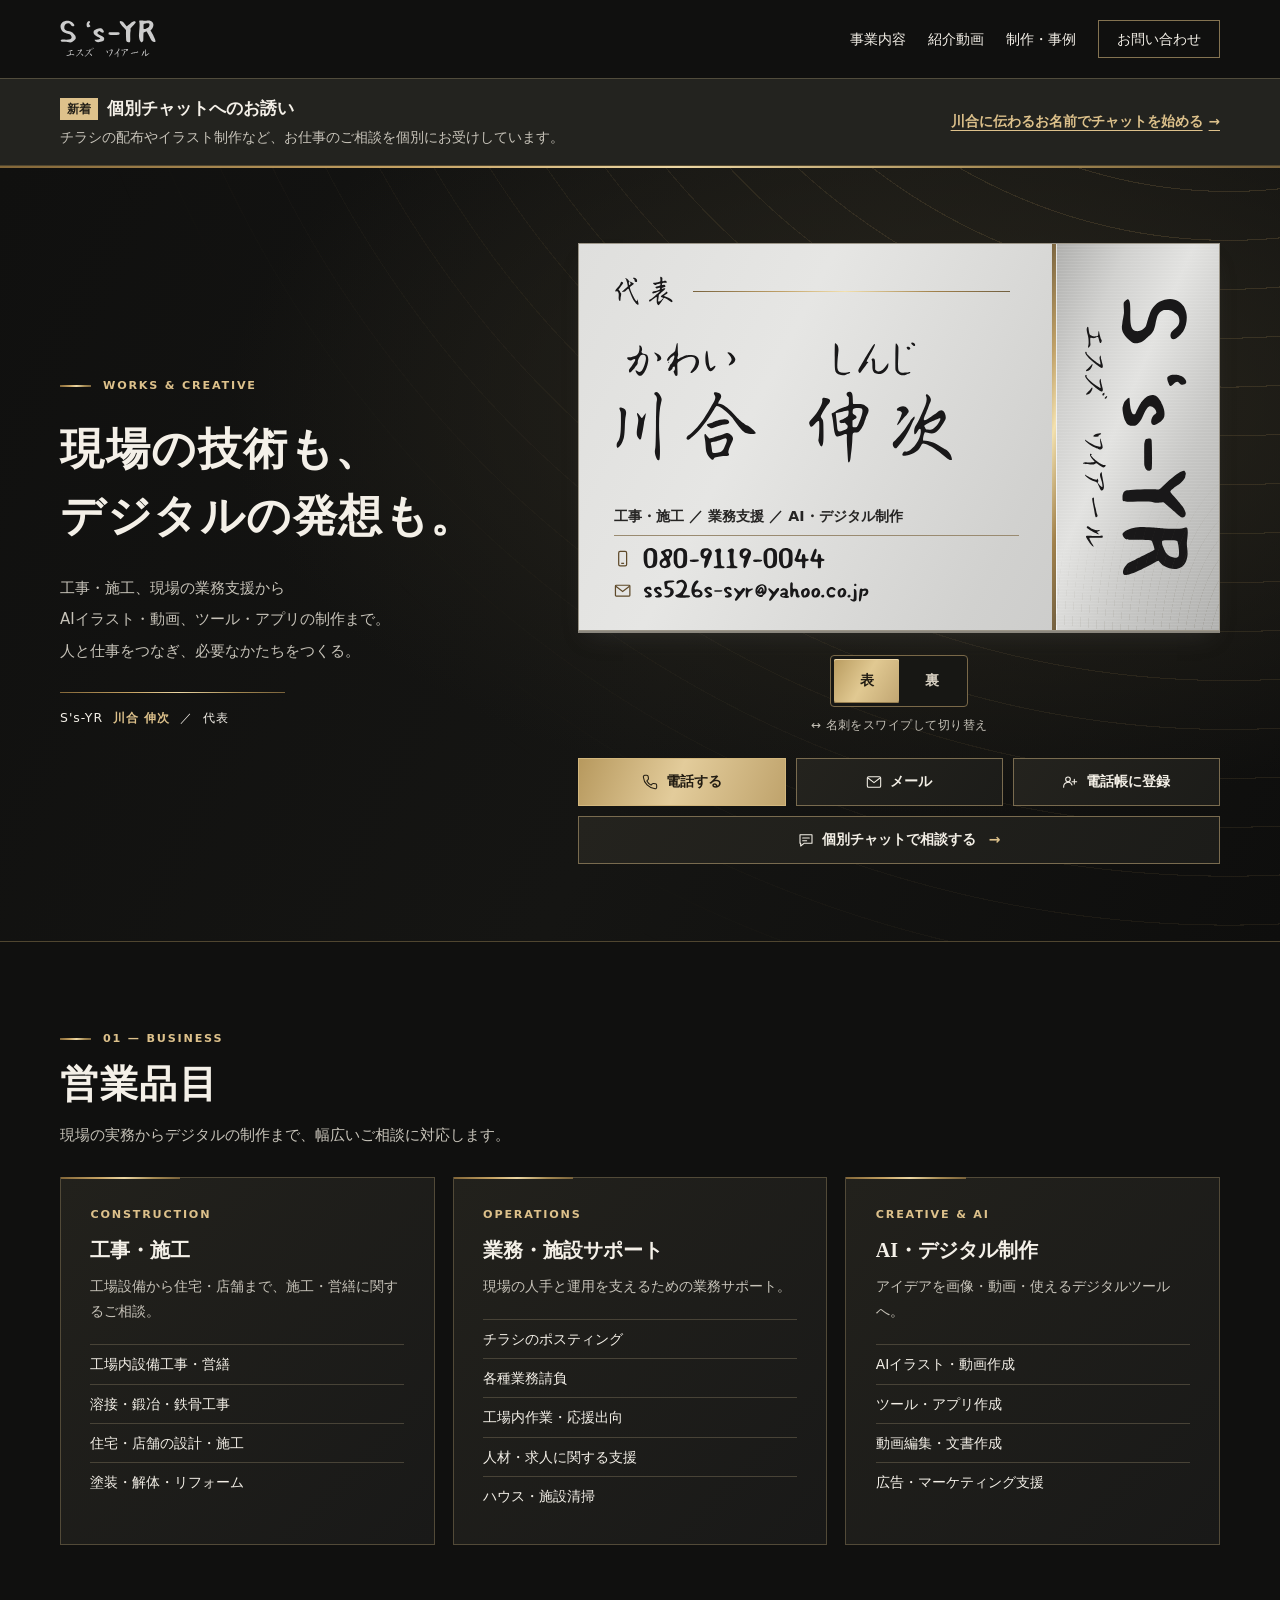
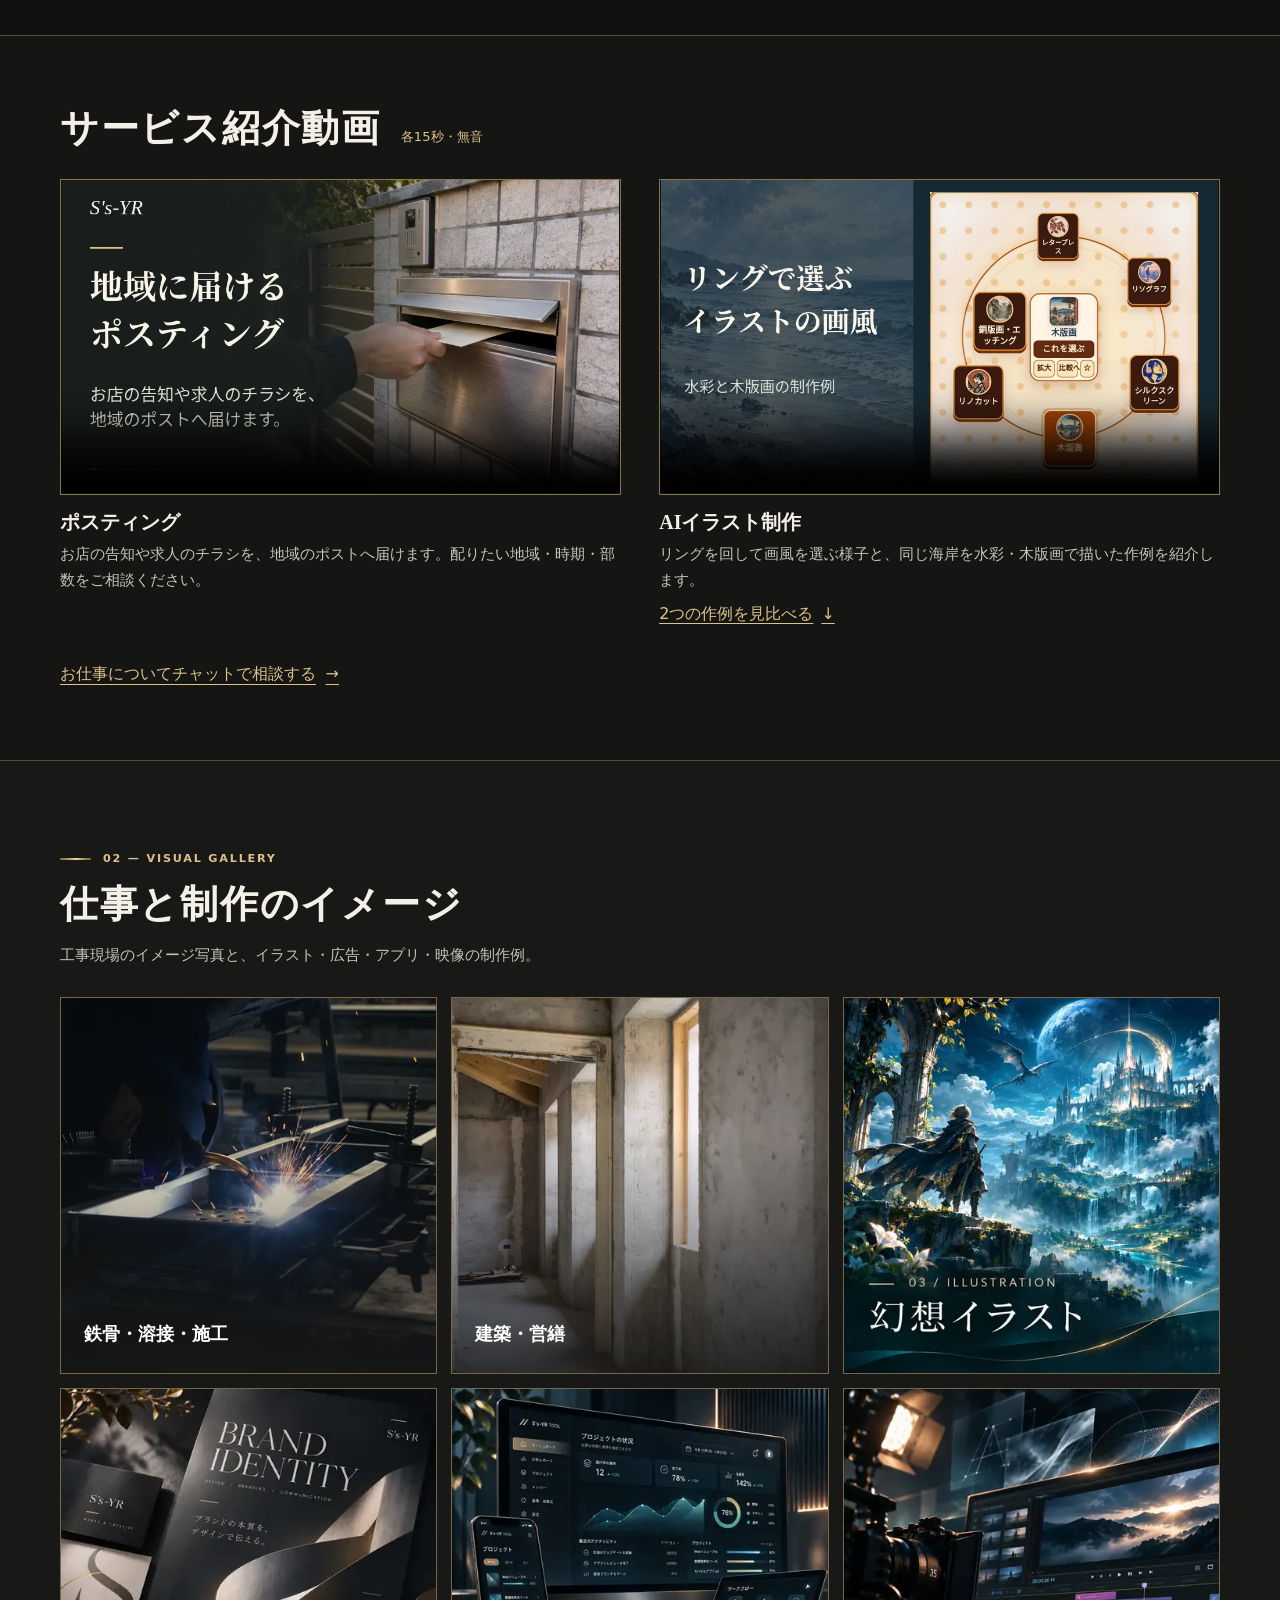
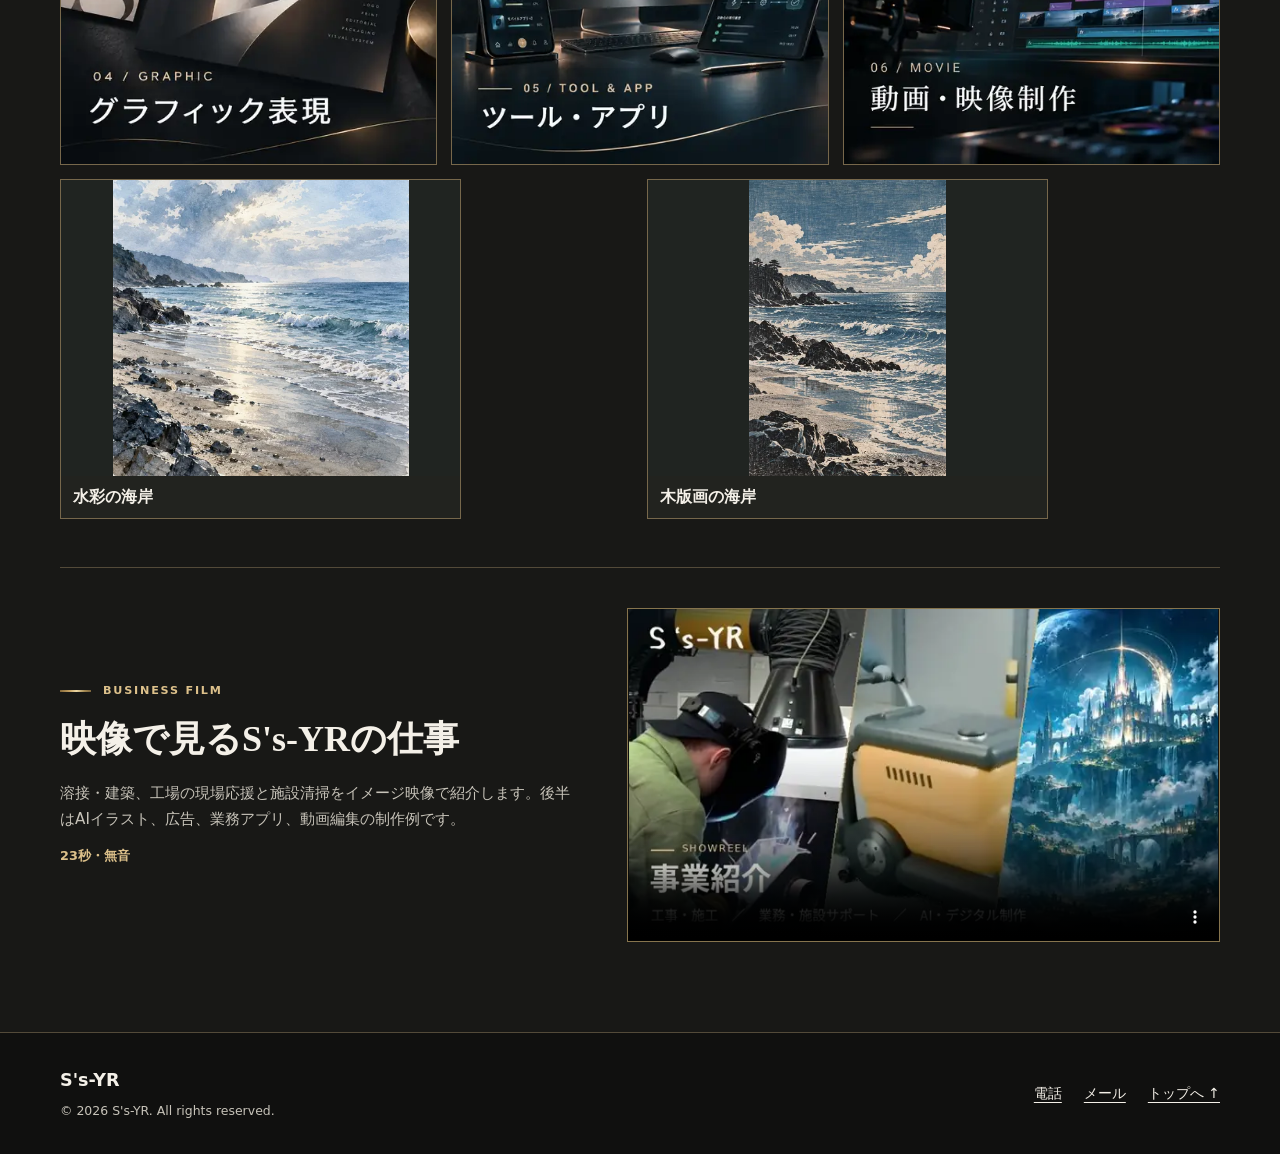
<file: index.html>
<!doctype html>
<html lang="ja">
<head>
  <meta charset="utf-8">
  <meta name="viewport" content="width=device-width, initial-scale=1, viewport-fit=cover">
  <meta name="theme-color" content="#10100f">
  <meta name="description" content="S's-YR（エスズ ワイアール）／代表 川合伸次のデジタル名刺。工事・施工、業務支援、AIイラスト・動画制作、ツール・アプリ制作。">
  <meta property="og:type" content="website">
  <meta property="og:locale" content="ja_JP">
  <meta property="og:title" content="S's-YR | 川合 伸次 ― デジタル名刺">
  <meta property="og:description" content="工事・施工 × 現場サポート × AI・デジタル制作。名刺・営業品目・制作イメージ・連絡先を一つに。">
  <meta property="og:image" content="https://mumei-s.github.io/ssyr-business-card/shinji/logo-silver.webp?v=share-2">
  <meta name="color-scheme" content="dark">
  <link rel="manifest" href="./manifest.webmanifest">
  <title>S's-YR | 川合 伸次 ― デジタル名刺</title>
  <link rel="stylesheet" href="./assets/site.css?v=shore-samples-1">
  <link rel="stylesheet" href="./assets/card.css?v=engraved-2">
<link rel="stylesheet" href="./assets/contact-import.css?v=direct-4">
  <link rel="stylesheet" href="./business-chat/chat.css?v=invitation-1">
  <script defer src="./shinji/notice-common.js?v=business-1" data-edition="business"></script>
  <script defer src="./business-chat/card.js?v=invitation-1"></script>
  <script src="./assets/contact-import.js?v=direct-4" defer data-contact-name="川合 伸次" data-contact-edition="business"></script>

  <link rel="icon" type="image/png" sizes="96x96" href="./shinji/brand-96.png?v=share-2">
  <link rel="shortcut icon" href="./shinji/brand-96.png?v=share-2" type="image/png">
  <link rel="apple-touch-icon" href="./shinji/logo-spectrum.webp">
  <meta property="og:site_name" content="S's-YR">
  <meta property="og:image:type" content="image/webp">
  <meta property="og:image:width" content="256">
  <meta property="og:image:height" content="256">
  <meta property="og:image:alt" content="S's-YR 銀白ロゴ">
  <meta property="og:url" content="https://mumei-s.github.io/ssyr-business-card/">
</head>
<body>
  <header class="topbar wrap">
    <div class="wordmark"><img src="./assets/lettering/wordmark.svg" width="361" height="89" alt="S's-YR"><img class="brand-reading" src="./assets/lettering/wordmark-kana.svg" width="289" height="37" alt="エスズ ワイアール"></div>
    <nav class="top-right" aria-label="メインナビゲーション"><a href="#services">事業内容</a><a href="#business-videos">紹介動画</a><a href="#works">制作・事例</a><a class="top-pill" href="#contact">お問い合わせ</a></nav>
  </header>
  <main>
    <div class="business-unread" id="business-chat-unread" hidden>
      <a class="wrap" href="./business-chat/"><span><strong>新着メッセージあり</strong><span id="business-chat-count"></span></span><span>チャットを開く →</span></a>
    </div>
    <aside id="business-chat-invitation" class="business-invitation" aria-labelledby="business-invitation-title" hidden>
      <div class="wrap">
        <div>
          <p class="invitation-heading"><span>新着</span><strong id="business-invitation-title">個別チャットへのお誘い</strong></p>
          <p>チラシの配布やイラスト制作など、お仕事のご相談を個別にお受けしています。</p>
        </div>
        <a href="./business-chat/">川合に伝わるお名前でチャットを始める <span aria-hidden="true">→</span></a>
      </div>
    </aside>
    <section class="hero" id="card">
      <div class="wrap hero-top">
        <div class="intro">
          <div class="eyebrow">WORKS &amp; CREATIVE</div>
          <h1>現場の技術も、<br>デジタルの発想も。</h1>
          <p>工事・施工、現場の業務支援から<br>AIイラスト・動画、ツール・アプリの制作まで。<br>人と仕事をつなぎ、必要なかたちをつくる。</p>
          <div class="hero-line"></div>
          <div class="small-roman">S's-YR&nbsp; <strong>川合 伸次</strong>&nbsp; ／ &nbsp;代表</div>
        </div>
        <div class="card-stage">
          <div class="card-wrap" id="cardSwipeZone" aria-label="名刺表示領域。左右のボタンかスワイプで切替">
            <div class="business-card" id="businessCard">
              <div class="face face-front" id="frontFace" aria-hidden="false">
                <div class="front-main">
                  <div class="front-upper"><img class="front-role" src="./assets/lettering/title.svg" width="83" height="45" alt="代表"><span class="front-rule" aria-hidden="true"></span></div>
                  <img class="front-names" src="./assets/lettering/name.svg" width="252" height="92" alt="かわい しんじ　川合 伸次">
                  <div class="front-btm"><div class="front-desc">工事・施工 ／ 業務支援 ／ AI・デジタル制作</div><div class="front-contact">
                    <a href="tel:08091190044" aria-label="電話 080-9119-0044"><svg viewBox="0 0 24 24" aria-hidden="true"><rect x="6.5" y="2" width="11" height="20" rx="2"/><path d="M10 18.5h4"/></svg><img src="./assets/lettering/phone.svg" width="204" height="27" alt="080-9119-0044"></a>
                    <a href="mailto:ss526s-syr@yahoo.co.jp" aria-label="メール ss526s-syr@yahoo.co.jp"><svg viewBox="0 0 24 24" aria-hidden="true"><rect x="2" y="4.5" width="20" height="15" rx="1"/><path d="m2.5 6 9.5 7 9.5-7"/></svg><img class="email-art" src="./assets/lettering/email.svg" width="283" height="31" alt="ss526s-syr@yahoo.co.jp"></a>
                  </div></div>
                </div>
                <div class="front-band"><div class="front-lockup"><img src="./assets/lettering/wordmark.svg" width="361" height="89" alt="S's-YR"><img class="brand-reading" src="./assets/lettering/wordmark-kana.svg" width="289" height="37" alt="エスズ ワイアール"></div></div>
              </div>
              <div class="face face-back" id="backFace" aria-hidden="true">
                <div class="back-inner">
                  <div class="back-head"><strong>営業品目</strong><img src="./assets/lettering/wordmark.svg" width="361" height="89" alt="S's-YR"></div>
                  <div class="back-services">
                    <div class="back-row"><div class="back-title">工事・施工</div><div class="back-body">工場内設備・営繕／溶接・鉄骨<br>住宅・店舗工事／塗装・解体</div></div>
                    <div class="back-row"><div class="back-title">業務・施設<br>サポート</div><div class="back-body">業務請負・現場応援・人材支援<br>施設・ハウスクリーニング</div></div>
                    <div class="back-row"><div class="back-title">AI・デジタル<br>制作</div><div class="back-body">AIイラスト・動画作成<br>ツール・アプリ作成／広告制作</div></div>
                  </div>
                </div>
              </div>
            </div>
          </div>
          <div class="flip-controls" role="group" aria-label="名刺の切り替え"><button id="frontBtn" class="flip-tab" aria-controls="frontFace" aria-pressed="true" type="button">表</button><button id="backBtn" class="flip-tab" aria-controls="backFace" aria-pressed="false" type="button">裏</button></div>
          <p class="swipe-hint">↔ 名刺をスワイプして切り替え</p>
          <div class="quick-actions" id="contact">
            <a class="action primary" href="tel:08091190044"><svg viewBox="0 0 24 24" aria-hidden="true"><path d="M22 16.8v3a2.2 2.2 0 0 1-2.4 2.2A19.5 19.5 0 0 1 2 4.4 2.2 2.2 0 0 1 4.2 2h3a2.2 2.2 0 0 1 2.1 1.9l.4 3a2 2 0 0 1-.6 1.7L7.3 10.4a16 16 0 0 0 6.3 6.3l1.8-1.8a2 2 0 0 1 1.7-.6l3 .4a2.2 2.2 0 0 1 1.9 2.1z"/></svg>電話する</a>
            <a class="action" href="mailto:ss526s-syr@yahoo.co.jp?subject=S%27s-YR%E3%81%B8%E3%81%AE%E3%81%8A%E5%95%8F%E3%81%84%E5%90%88%E3%82%8F%E3%81%9B"><svg viewBox="0 0 24 24" aria-hidden="true"><rect x="2" y="4" width="20" height="16" rx="2"/><path d="m3 6 9 7 9-7"/></svg>メール</a>
            <a class="action" href="./contact.html" data-add-contact><svg viewBox="0 0 24 24" aria-hidden="true"><circle cx="9" cy="8" r="3.5"/><path d="M2.5 20v-1a6.5 6.5 0 0 1 12.5-2.5M18.5 8v7m-3.5-3.5h7"/></svg>電話帳に登録</a>
            <a class="action business-chat-link" id="business-chat-link" href="./business-chat/"><svg viewBox="0 0 24 24" aria-hidden="true"><path d="M3 4h18v13H9l-5 4v-4H3z"/><path d="M7 9h10m-10 4h6"/></svg>個別チャットで相談する <span aria-hidden="true">→</span></a>
          </div>
        </div>
      </div>
    </section>
    <section class="block" id="services"><div class="wrap">
      <div class="section-head"><div><div class="number">01 — BUSINESS</div><h2>営業品目</h2><p>現場の実務からデジタルの制作まで、幅広いご相談に対応します。</p></div></div>
      <div class="service-grid">
        <article class="service"><div class="icon-row">CONSTRUCTION</div><h3>工事・施工</h3><p>工場設備から住宅・店舗まで、施工・営繕に関するご相談。</p><ul><li>工場内設備工事・営繕</li><li>溶接・鍛冶・鉄骨工事</li><li>住宅・店舗の設計・施工</li><li>塗装・解体・リフォーム</li></ul></article>
        <article class="service"><div class="icon-row">OPERATIONS</div><h3>業務・施設サポート</h3><p>現場の人手と運用を支えるための業務サポート。</p><ul><li>チラシのポスティング</li><li>各種業務請負</li><li>工場内作業・応援出向</li><li>人材・求人に関する支援</li><li>ハウス・施設清掃</li></ul></article>
        <article class="service"><div class="icon-row">CREATIVE &amp; AI</div><h3>AI・デジタル制作</h3><p>アイデアを画像・動画・使えるデジタルツールへ。</p><ul><li>AIイラスト・動画作成</li><li>ツール・アプリ作成</li><li>動画編集・文書作成</li><li>広告・マーケティング支援</li></ul></article>
      </div>
    </div></section>
    <section class="business-videos" id="business-videos" aria-labelledby="service-videos-title">
      <div class="wrap">
        <div class="service-film-heading">
          <h2 id="service-videos-title">サービス紹介動画</h2>
          <span>各15秒・無音</span>
        </div>
        <div class="service-film-grid">
          <figure id="posting-video">
            <video controls playsinline preload="none" width="960" height="540" poster="./assets/business-video/posting.webp" aria-labelledby="posting-title" aria-describedby="posting-description">
              <source src="./assets/business-video/posting.mp4" type="video/mp4">
              <a href="./assets/business-video/posting.mp4">ポスティングの動画を開く</a>
            </video>
            <figcaption>
              <h3 id="posting-title">ポスティング</h3>
              <p id="posting-description">お店の告知や求人のチラシを、地域のポストへ届けます。配りたい地域・時期・部数をご相談ください。</p>
            </figcaption>
          </figure>
          <figure id="illustration-video">
            <video controls playsinline preload="none" width="960" height="540" poster="./assets/business-video/illustration.webp?v=style-wheel-1" aria-labelledby="illustration-title" aria-describedby="illustration-description">
              <source src="./assets/business-video/illustration.mp4?v=style-wheel-1" type="video/mp4">
              <a href="./assets/business-video/illustration.mp4?v=style-wheel-1">AIイラスト制作の動画を開く</a>
            </video>
            <figcaption>
              <h3 id="illustration-title">AIイラスト制作</h3>
              <p id="illustration-description">リングを回して画風を選ぶ様子と、同じ海岸を水彩・木版画で描いた作例を紹介します。</p>
              <a class="sample-jump" href="#shore-samples">2つの作例を見比べる <span aria-hidden="true">↓</span></a>
            </figcaption>
          </figure>
        </div>
        <a class="service-chat" href="./business-chat/">お仕事についてチャットで相談する <span aria-hidden="true">→</span></a>
      </div>
    </section>
    <section class="block portfolio" id="works"><div class="wrap">
      <div class="section-head"><div><div class="number">02 — VISUAL GALLERY</div><h2>仕事と制作のイメージ</h2><p>工事現場のイメージ写真と、イラスト・広告・アプリ・映像の制作例。</p></div></div>
      <div class="media-grid">
        <button class="media-tile" data-full="./assets/photo-welding-large.webp" data-caption="鉄骨・溶接関連業務のイメージ写真" type="button"><img loading="lazy" decoding="async" width="480" height="480" src="./assets/photo-welding.webp" alt="溶接作業のイメージ写真"><div class="tile-name"><strong>鉄骨・溶接・施工</strong></div></button>
        <button class="media-tile" data-full="./assets/photo-architecture-large.webp" data-caption="建物の改修・施工のイメージ写真" type="button"><img loading="lazy" decoding="async" width="480" height="480" src="./assets/photo-architecture.webp" alt="改修中の建築空間のイメージ写真"><div class="tile-name"><strong>建築・営繕</strong></div></button>
        <button class="media-tile art" data-full="./assets/portfolio-fantasy-hd.webp" data-caption="オリジナルのデジタルイラスト表現サンプル" type="button"><img loading="lazy" decoding="async" width="480" height="480" src="./assets/portfolio-fantasy.webp" alt="幻想的な水晶都市を描くデジタルイラストのサンプル"><div class="tile-name"><strong>幻想イラスト</strong></div></button>
        <button class="media-tile art" data-full="./assets/portfolio-graphic-hd.webp" data-caption="オリジナルのグラフィック・広告表現サンプル" type="button"><img loading="lazy" decoding="async" width="480" height="480" src="./assets/portfolio-graphic.webp" alt="ロゴと印刷物を組み合わせたブランドデザインの作例"><div class="tile-name"><strong>グラフィック表現</strong></div></button>
        <button class="media-tile art" data-full="./assets/portfolio-app-hd.webp" data-caption="ツール・アプリ制作の画面デザイン例" type="button"><img loading="lazy" decoding="async" width="480" height="480" src="./assets/portfolio-app.webp" alt="業務管理ツールの画面構成イメージ"><div class="tile-name"><strong>ツール・アプリ</strong></div></button>
         <button class="media-tile art" data-full="./assets/portfolio-film-hd.webp" data-caption="映像・動画制作の表現コンセプト（イメージ）" type="button"><img loading="lazy" decoding="async" width="480" height="480" src="./assets/portfolio-film.webp" alt="実写撮影・編集機器を使った高精細な映像制作のイメージ"><div class="tile-name"><strong>動画・映像制作</strong></div></button>
        <div class="shore-pair" id="shore-samples" role="group" aria-label="同じ海岸をふたつの画風で描いた作例">
          <button id="shore-watercolor" class="media-tile shore-sample" data-full="./assets/business-video/shore-watercolor-full.webp" data-caption="水彩で描いた海岸" type="button"><img loading="lazy" decoding="async" width="460" height="460" src="./assets/business-video/shore-watercolor-thumb.webp" alt="光がにじむ波打ち際と、遠くにかすむ岬"><strong>水彩の海岸</strong></button>
          <button id="shore-woodcut" class="media-tile shore-sample" data-full="./assets/business-video/shore-woodcut-full.webp" data-caption="木版画で描いた海岸" type="button"><img loading="lazy" decoding="async" width="307" height="460" src="./assets/business-video/shore-woodcut-thumb.webp" alt="濃い藍色と細い彫り跡で表現した、同じ海岸の波と岩場"><strong>木版画の海岸</strong></button>
        </div>
      </div>

      <div class="movie-grid">
        <div>
          <div class="number">BUSINESS FILM</div>
          <h3>映像で見るS's-YRの仕事</h3>
          <p>溶接・建築、工場の現場応援と施設清掃をイメージ映像で紹介します。後半はAIイラスト、広告、業務アプリ、動画編集の制作例です。</p>

          <div class="technical"><span>23秒・無音</span></div>
        </div>
        <video controls playsinline preload="none" width="832" height="468" aria-label="S's-YRの事業紹介・無音" poster="./assets/showreel-poster.webp"><source src="./assets/showreel-demo.mp4?v=20261123-all" type="video/mp4">動画を再生できません。</video>
      </div>
    </div></section>
  </main>
  <footer><div class="wrap footer-grid"><div><h3>S's-YR</h3><p>© <span id="year"></span> S's-YR. All rights reserved.</p></div><div class="footer-right"><a href="tel:08091190044">電話</a><a href="mailto:ss526s-syr@yahoo.co.jp">メール</a><a href="#card">トップへ ↑</a></div></div></footer>
  <dialog id="mediaDialog" class="lightbox" aria-label="作品の拡大表示"><div class="modal-bar"><span id="modalCaption">作品の拡大表示</span><button type="button" id="closeDialog">閉じる ×</button></div><img id="modalImage" alt=""></dialog>
  <script>
    (()=>{
      const card=document.getElementById('businessCard'), frontBtn=document.getElementById('frontBtn'),backBtn=document.getElementById('backBtn'),backFace=document.getElementById('backFace'),frontFace=document.getElementById('frontFace');
      let back=false;
      function showBack(value){back=Boolean(value);card.classList.toggle('show-back',back);frontBtn.setAttribute('aria-pressed',String(!back));backBtn.setAttribute('aria-pressed',String(back));frontFace.setAttribute('aria-hidden',String(back));backFace.setAttribute('aria-hidden',String(!back));}
      frontBtn.addEventListener('click',()=>showBack(false));backBtn.addEventListener('click',()=>showBack(true));
      let startX=0,startY=0;const swipe=document.getElementById('cardSwipeZone');swipe.addEventListener('touchstart',e=>{startX=e.changedTouches[0].screenX;startY=e.changedTouches[0].screenY;},{passive:true});swipe.addEventListener('touchend',e=>{const dx=e.changedTouches[0].screenX-startX,dy=e.changedTouches[0].screenY-startY;if(Math.abs(dx)>45&&Math.abs(dx)>Math.abs(dy)*1.4)showBack(dx<0);},{passive:true});
      const dialog=document.getElementById('mediaDialog');const modalImg=document.getElementById('modalImage');const modalCaption=document.getElementById('modalCaption');document.querySelectorAll('.media-tile').forEach(tile=>tile.addEventListener('click',()=>{modalImg.src=tile.dataset.full;modalImg.alt=tile.dataset.caption;modalCaption.textContent=tile.dataset.caption;dialog.showModal();}));document.getElementById('closeDialog').addEventListener('click',()=>dialog.close());dialog.addEventListener('click',e=>{if(e.target===dialog)dialog.close()});document.getElementById('year').textContent=new Date().getFullYear();
    })();
  </script>
</body>
</html>
</file>
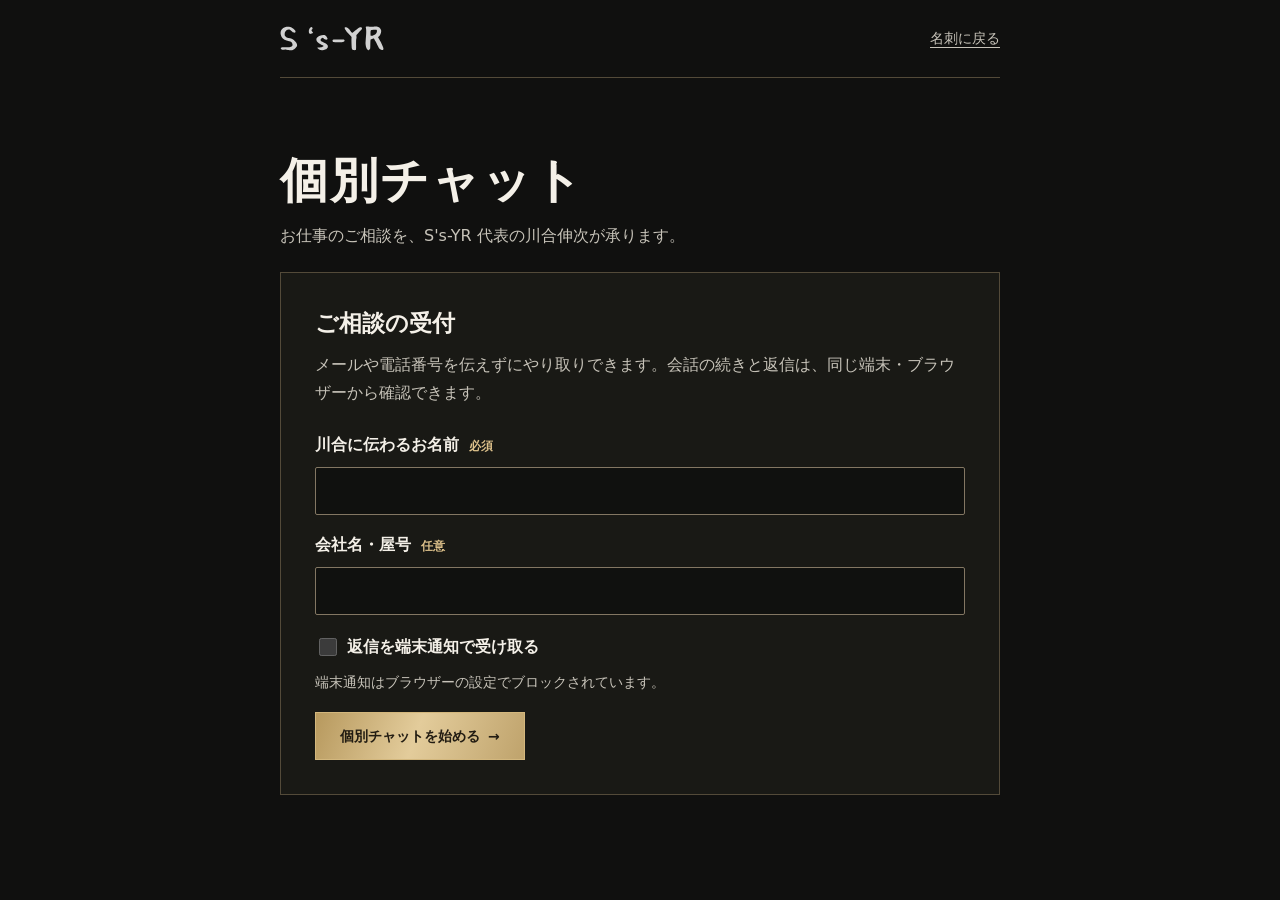
<file: business-chat/index.html>
<!doctype html>
<html lang="ja">
<head>
  <meta charset="utf-8">
  <meta name="viewport" content="width=device-width, initial-scale=1, viewport-fit=cover">
  <meta name="theme-color" content="#10100f">
  <meta name="description" content="S's-YRへのお仕事のご相談を個別チャットで受け付けています。">
  <title>仕事のご相談・個別チャット | S's-YR</title>
  <link rel="icon" href="../shinji/brand-96.png" type="image/png" sizes="96x96">
  <link rel="apple-touch-icon" href="../shinji/logo-spectrum.webp">
  <link rel="manifest" href="../manifest.webmanifest">
  <link rel="stylesheet" href="../assets/site.css?v=silver-trim-2">
  <link rel="stylesheet" href="./chat.css">
  <script src="../shinji/notice-common.js?v=business-1" data-edition="business" defer></script>
  <script src="./card.js" defer></script>
  <script src="./chat.js?v=name-label-1" defer></script>
</head>
<body class="business-chat-page">
  <header class="business-chat-header">
    <a href="../" aria-label="S's-YRのデジタル名刺"><img src="../assets/lettering/wordmark.svg" width="361" height="89" alt="S's-YR"></a>
    <a href="../">名刺に戻る</a>
  </header>
  <main class="chat-shell">
    <h1>個別チャット</h1>
    <p class="chat-intro">お仕事のご相談を、S's-YR 代表の川合伸次が承ります。</p>
    <noscript><p>チャットのご利用にはJavaScriptを有効にしてください。<a href="../#contact">ほかのお問い合わせ方法</a></p></noscript>
    <p id="feedback" role="status" aria-live="polite"></p>
    <button type="button" class="btn" id="retry-connection" hidden>もう一度接続する</button>
    <section id="join-panel" class="chat-panel" hidden>
      <h2>ご相談の受付</h2>
      <p>メールや電話番号を伝えずにやり取りできます。会話の続きと返信は、同じ端末・ブラウザーから確認できます。</p>
      <form id="join-form">
        <label for="visitor-name">川合に伝わるお名前 <small>必須</small></label>
        <input id="visitor-name" autocomplete="name" maxlength="100" required>
        <label for="visitor-company">会社名・屋号 <small>任意</small></label>
        <input id="visitor-company" autocomplete="organization" maxlength="95">
        <label class="push-choice"><input id="initial-push" type="checkbox" checked>返信を端末通知で受け取る</label>
        <p class="chat-guide" id="push-guide" hidden></p>
        <button id="join-chat" class="btn primary" type="submit">個別チャットを始める <span aria-hidden="true">→</span></button>
      </form>
    </section>
    <section id="conversation" class="chat-panel" hidden>
      <div class="chat-heading"><h2>相談履歴</h2><button type="button" id="refresh" class="chat-tool">更新</button></div>
      <p id="identity"></p>
      <div id="message-list"></div>
      <form id="message-form">
        <label for="chat-body">メッセージ</label>
        <textarea id="chat-body" rows="3" maxlength="2000" required></textarea>
        <button type="submit" class="btn primary" id="chat-send">送信する <span aria-hidden="true">→</span></button>
      </form>
    </section>
    <section class="chat-panel" id="notifications" hidden>
      <div class="chat-heading"><h2>返信の通知</h2><span id="notification-state"></span></div>
      <p id="notice-guide"></p>
      <div class="chat-actions">
        <button type="button" class="btn" id="enable-notifications">端末通知をONにする</button>
        <button type="button" class="btn" id="stop-notifications" hidden>端末通知をOFFにする</button>
      </div>
    </section>
  </main>
</body>
</html>
</file>
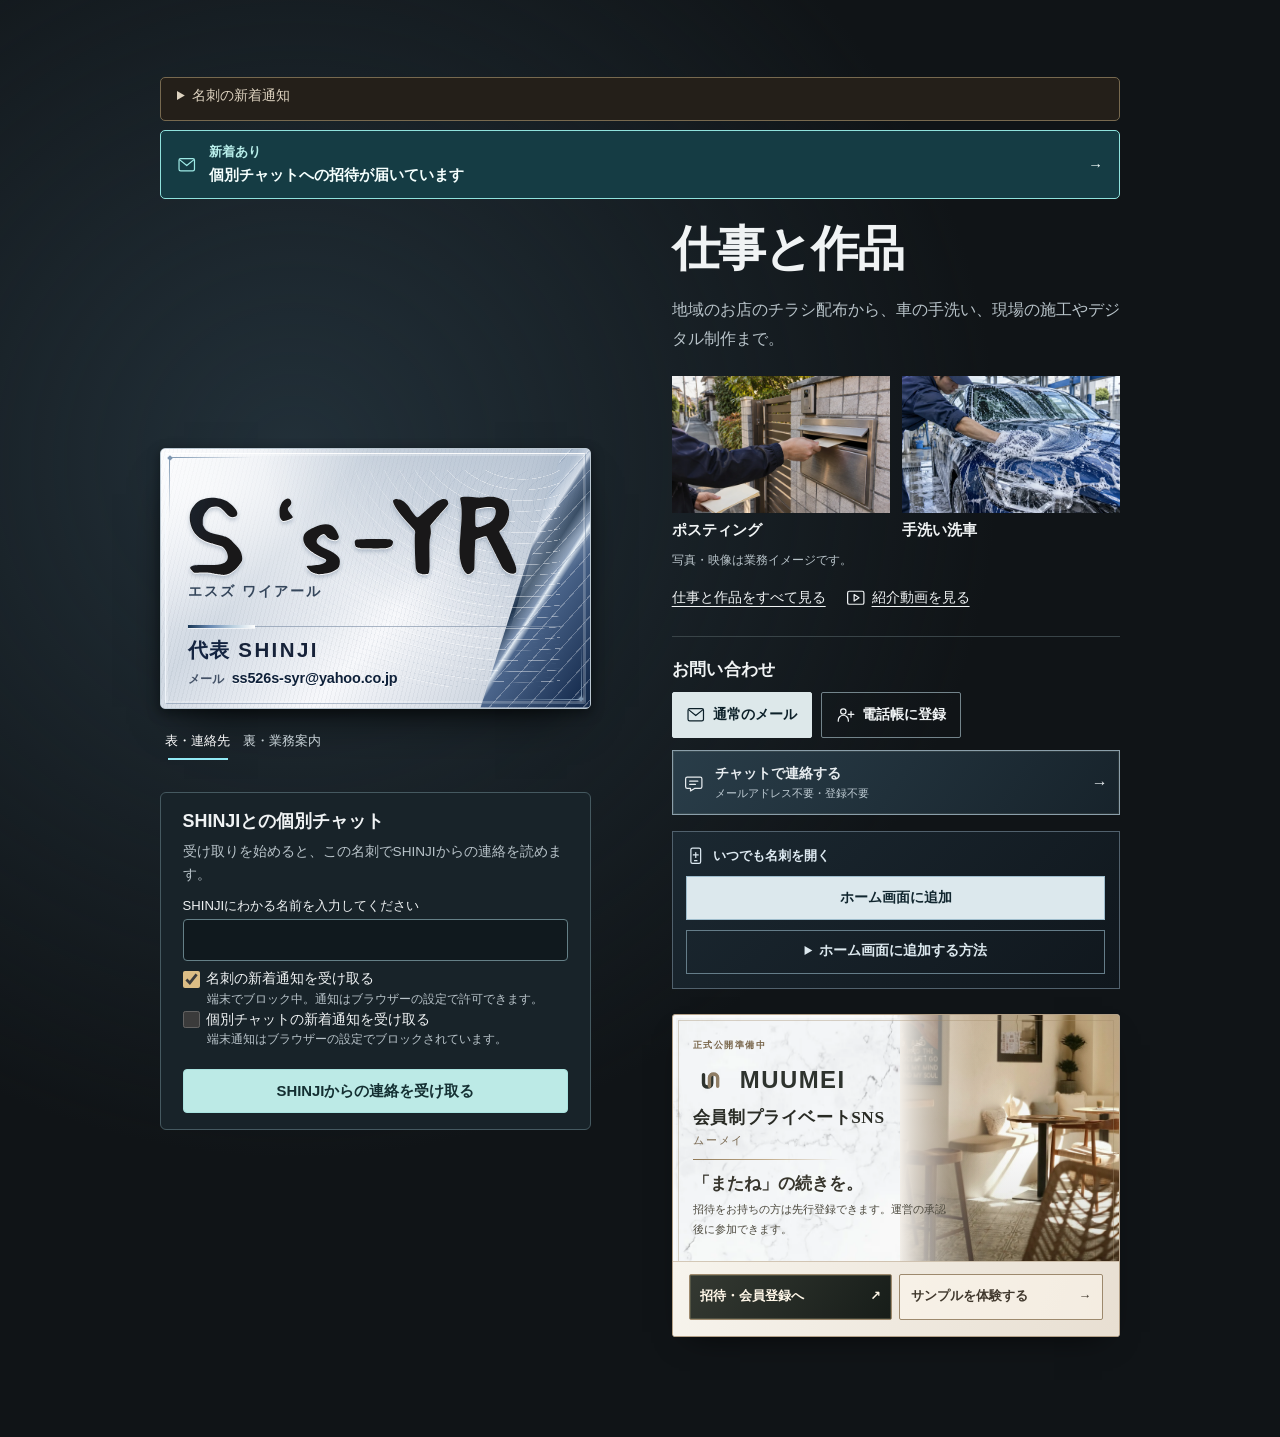
<file: shinji/index.html>
<!doctype html>
<html lang="ja">
<head>
  <meta charset="utf-8">
  <meta name="viewport" content="width=device-width, initial-scale=1, viewport-fit=cover">
  <meta name="theme-color" content="#101417">
  <meta name="robots" content="noindex,nofollow">
  <title>S's-YR（エスズ ワイアール）｜SHINJIの仕事名刺</title>
  <meta name="description" content="S's-YR（エスズ ワイアール）代表 SHINJIの仕事名刺。施工・業務支援、ポスティング、洗車、AI・デジタル制作のご相談はメールで。">
  <meta property="og:title" content="S's-YR ｜ SHINJIの仕事名刺">
  <meta property="og:description" content="エスズ ワイアールの仕事と作品、SHINJIの連絡先。">
  <meta property="og:type" content="website">
  <meta property="og:image" content="https://mumei-s.github.io/ssyr-business-card/shinji/shinji-lettering.webp">
  <meta property="og:image:alt" content="プラチナシルバーと群青の刷り模様に描いたSHINJIのレタリング">
  <link rel="manifest" href="./manifest.webmanifest?v=badge-2">
  <link rel="apple-touch-icon" href="./logo-spectrum.webp">
  <link rel="stylesheet" href="./personal.css?v=notify-default-1">
  <link rel="stylesheet" href="../assets/contact-import.css?v=direct-4">
  <script src="../assets/contact-import.js?v=direct-4" defer data-contact-name="SHINJI" data-contact-edition="shinji"></script>
  <script src="./card.js?v=foil-card-4" defer></script>
  <script src="./install.js?v=reinstall-1" defer></script>
  <script src="./notice-common.js?v=notify-default-1" defer></script>
  <script src="./announcement-push.js?v=notify-default-1" defer></script>
  <script src="./chat-receive.js?v=notify-default-1" defer></script>
  <script src="./chat-unread.js?v=card-badge-1" defer></script>
  <script src="./announcement.js?v=notify-default-1" defer></script>

  <link rel="icon" type="image/png" sizes="96x96" href="./brand-96.png?v=share-2">
  <link rel="shortcut icon" href="./brand-96.png?v=share-2" type="image/png">
  <meta property="og:site_name" content="S's-YR">
  <meta property="og:url" content="https://mumei-s.github.io/ssyr-business-card/shinji/">
</head>
<body>
  <svg class="symbols" xmlns="http://www.w3.org/2000/svg" aria-hidden="true">
    <symbol id="mail" viewBox="0 0 24 24"><rect x="2.5" y="4.5" width="19" height="15" rx="2"/><path d="m3.5 6 8.5 7 8.5-7"/></symbol>
    <symbol id="add-person" viewBox="0 0 24 24"><circle cx="9" cy="8" r="3.3"/><path d="M2.8 20v-1.2a6.2 6.2 0 0 1 12.4 0V20M18.5 8v7M15 11.5h7"/></symbol>
    <symbol id="light" viewBox="0 0 24 24"><path d="m12 2 7 10-7 10-7-10zM5 12h14m-7-10-2.5 10L12 22"/></symbol>
    <symbol id="film" viewBox="0 0 24 24"><rect x="2" y="4" width="20" height="16" rx="2"/><path d="m10 8 6 4-6 4z"/></symbol>
  </svg>
  <main class="studio">
    <div class="card-chat-top">
      <section id="announcement" class="card-announcement" aria-label="SHINJIからの名刺メッセージ" hidden>
        <button type="button" id="announcement-open" hidden>
          <svg class="icon" aria-hidden="true"><use href="#mail"/></svg>
          <span class="announcement-copy">
            <span id="announcement-state">新着メッセージあり</span>
            <strong id="announcement-title"></strong>
            <span id="announcement-preview"></span>
            <span class="announcement-more">続きを読む <span aria-hidden="true">→</span></span>
          </span>
        </button>
        <div id="announcement-default-choice" class="push-choice" hidden>
          <label><input type="checkbox" id="announcement-default" checked> 名刺の新着通知を受け取る</label>
          <small id="announcement-default-status" role="status"></small>
        </div>
        <p id="announcement-empty" hidden></p>
        <details id="announcement-preferences" hidden>
          <summary>名刺の新着通知</summary>
          <p>SHINJIがこの名刺に掲載するメッセージを端末に通知します。初回は掲載中の見出しも1回届きます。</p>
          <p id="announcement-push-status" role="status" aria-live="polite"></p>
          <div class="announcement-actions">
            <button type="button" id="announcement-enable">名刺の新着通知を受け取る</button>
            <button type="button" id="announcement-stop" hidden>名刺の新着通知を停止</button>
          </div>
        </details>
      </section>
      <a class="card-chat-banner card-chat-start" id="card-chat-start" href="#card-receive-title" hidden>
        <svg class="icon" aria-hidden="true"><use href="#mail"/></svg>
        <span class="card-chat-copy"><strong>新着あり</strong><span>個別チャットへの招待が届いています</span></span>
        <span class="card-chat-arrow" aria-hidden="true">→</span>
      </a>
      <div aria-live="polite" aria-atomic="true">
        <a class="card-chat-banner" id="card-chat-unread" href="./notices.html#messages" hidden>
          <svg class="icon" aria-hidden="true"><use href="#mail"/></svg>
          <strong>個別チャットの新着メッセージあり</strong>
          <span id="card-chat-unread-count"></span><span aria-hidden="true">→</span>
        </a>
      </div>
    </div>
    <section class="exhibit" aria-label="S's-YR　SHINJIの仕事名刺">
      <div class="card" id="card">
        <section class="face contact-face" id="front" aria-label="名刺の表面・名前と連絡先">
          <div class="front-engraving" aria-hidden="true"></div>
          <div class="front-guilloche" aria-hidden="true"></div>
          <div class="foil-corners" aria-hidden="true"></div>
          <div class="contact-brand">
            <h1 class="wordmark">
              <span class="brand-foil"><img src="../assets/lettering/wordmark.svg" width="361" height="89" alt="S's-YR" fetchpriority="high"></span>
              <span class="brand-kana">エスズ ワイアール</span>
            </h1>
          </div>
          <div class="contact-info">
            <div class="front-person"><strong class="role">代表</strong><b lang="en">SHINJI</b></div>
            <div class="email"><span>メール</span><a href="mailto:ss526s-syr@yahoo.co.jp">ss526s-syr@<wbr>yahoo.co.jp</a></div>
          </div>
        </section>
        <section class="face service-face" id="back" aria-label="名刺の裏面・業務案内" hidden>
          <div class="back-engraving" aria-hidden="true"></div>
          <div class="foil-corners" aria-hidden="true"></div>
          <div class="foil-logo" role="img" aria-label="S's-YRのカラーと銀白に輝くロゴ">
            <div class="logo-cycle" aria-hidden="true">
              <img class="logo-color" src="./logo-spectrum.webp" width="384" height="384" alt="" decoding="async">
              <img class="logo-silver" src="./logo-silver.webp" width="256" height="256" alt="" decoding="async">
            </div>
            <img class="logo-fixed" src="./logo-silver.webp" width="256" height="256" alt="" decoding="async" aria-hidden="true">
            <div class="logo-effects" aria-hidden="true">
              <span class="logo-sweep"></span>
              <span class="glint glint-one"></span>
              <span class="glint glint-two"></span>
              <span class="glint glint-three"></span>
            </div>
          </div>
          <div class="back-copy">
            <div class="service-brief">
              <h2>業務内容</h2>
              <ul>
                <li>工事・施工</li>
                <li>現場支援</li>
                <li>ポスティング</li>
                <li>洗車</li>
                <li>AI・デジタル制作</li>
              </ul>
            </div>
          </div>
        </section>
      </div>
      <div class="switches">
        <div class="tabs" role="group" aria-label="名刺の表裏を切り替え"><button type="button" id="front-button" aria-pressed="true" aria-controls="front">表・連絡先</button><button type="button" id="back-button" aria-pressed="false" aria-controls="back">裏・業務案内</button></div>
        <button class="light" id="light-button" type="button" aria-pressed="true" aria-controls="back" title="表裏の光とロゴ演出をまとめて切替" hidden><svg class="icon" aria-hidden="true"><use href="#light"/></svg><span>演出</span><span class="light-state">ON</span></button>
      </div>
      <section class="card-receive" aria-labelledby="card-receive-title">
        <h2 id="card-receive-title" tabindex="-1">SHINJIとの個別チャット</h2>
        <form id="card-receive-form" novalidate hidden>
          <p id="card-receive-hint">受け取りを始めると、この名刺でSHINJIからの連絡を読めます。</p>
          <label for="card-receive-name">SHINJIにわかる名前を入力してください</label>
          <input id="card-receive-name" maxlength="100" autocomplete="nickname" required>
          <div class="push-choice">
            <label><input type="checkbox" id="card-announcement-default" checked> 名刺の新着通知を受け取る</label>
            <small id="card-announcement-default-status" role="status"></small>
            <label><input type="checkbox" id="card-private-default" checked> 個別チャットの新着通知を受け取る</label>
            <small id="card-private-default-status" role="status"></small>
          </div>
          <button id="card-receive-start" type="submit">SHINJIからの連絡を受け取る</button>
        </form>
        <p id="card-receive-status" role="status" aria-live="polite"></p>
        <a id="card-receive-open" href="./notices.html">チャットを開く <span aria-hidden="true">→</span></a>
      </section>
    </section>
    <div class="directory">
      <section aria-labelledby="works-title">
        <h2 id="works-title">仕事と作品</h2>
        <p class="lede">地域のお店のチラシ配布から、車の手洗い、現場の施工やデジタル制作まで。</p>
        <div class="jobs">
          <a href="./works.html#posting"><img src="./work-posting.webp" width="1280" height="720" alt="ポストにチラシを配布する様子のイメージ" loading="lazy" decoding="async"><span>ポスティング</span></a>
          <a href="./works.html#carwash"><img src="./work-carwash.webp" width="1280" height="720" alt="泡を含ませたミットで車を手洗いする様子のイメージ" loading="lazy" decoding="async"><span>手洗い洗車</span></a>
        </div>
        <p class="photo-note">写真・映像は業務イメージです。</p>
        <div class="portfolio-links"><a href="./works.html"><span>仕事と作品をすべて見る</span></a><a href="./works.html#film"><svg class="icon" aria-hidden="true"><use href="#film"/></svg>紹介動画を見る</a></div>
      </section>
      <section class="contact" id="contact" aria-labelledby="contact-title">
        <h2 id="contact-title">お問い合わせ</h2>
        <div class="contact-links"><a class="primary" href="mailto:ss526s-syr@yahoo.co.jp"><svg class="icon" aria-hidden="true"><use href="#mail"/></svg>通常のメール</a><a href="./contact.html" data-add-contact><svg class="icon" aria-hidden="true"><use href="#add-person"/></svg>電話帳に登録</a></div>
        <a class="notice-entrance" href="./notices.html" id="receive-notices"><svg viewBox="0 0 24 24" class="icon" aria-hidden="true"><path d="M4 5h16a2 2 0 0 1 2 2v10a2 2 0 0 1-2 2h-7l-5 3v-3H4a2 2 0 0 1-2-2V7a2 2 0 0 1 2-2zM7 10h10M7 14h7"/></svg><span><strong>チャットで連絡する</strong><small>メールアドレス不要・登録不要</small></span><span aria-hidden="true">→</span></a>
        <div class="home-app" id="home-app">
          <div class="home-app-intro"><svg viewBox="0 0 24 24" class="icon" aria-hidden="true"><rect x="6" y="2.5" width="12" height="19" rx="2"/><path d="M9 11h6m-3-3v6M10.5 18h3"/></svg><span>いつでも名刺を開く</span></div>
          <button type="button" id="install-button" class="install-button" aria-controls="install-guide">ホーム画面に追加</button>
          <details id="install-guide" class="install-guide">
            <summary>ホーム画面に追加する方法</summary>
            <p id="install-hint">ブラウザのメニューから「ホーム画面に追加」または「アプリをインストール」を選んでください。iPhoneはSafariの共有メニューから追加できます。</p>
          </details>
          <p id="install-status" class="install-status" role="status" aria-live="polite" hidden></p>
        </div>
      </section>
      <section class="muumei-introduction" aria-labelledby="muumei-title">
        <div class="muumei-hero">
          <div class="muumei-lounge" aria-hidden="true"></div>
          <div class="muumei-copy">
            <p class="muumei-kicker">正式公開準備中</p>
            <img class="muumei-wordmark" src="./muumei-wordmark.svg" width="420" height="80" alt="MUUMEI" loading="lazy" decoding="async">
            <h2 id="muumei-title">会員制プライベートSNS</h2>
            <p class="muumei-reading">ムーメイ</p>
            <span class="muumei-rule" aria-hidden="true"></span>
            <p class="muumei-tagline">「またね」の続きを。</p>
            <p class="muumei-description">招待をお持ちの方は先行登録できます。運営の承認後に参加できます。</p>
          </div>
        </div>
        <div class="muumei-actions">
          <a class="muumei-main" id="muumei-official" href="https://mumei-s.github.io/muumei-public/entry/private/" referrerpolicy="no-referrer"><span>招待・会員登録へ</span><span aria-hidden="true">↗</span></a>
          <a class="muumei-sample" href="https://mumei-s.github.io/muumei-public/review/" referrerpolicy="no-referrer"><span>サンプルを体験する</span><span aria-hidden="true">→</span></a>
        </div>
      </section>
    </div>
  </main>
</body>
</html>
</file>
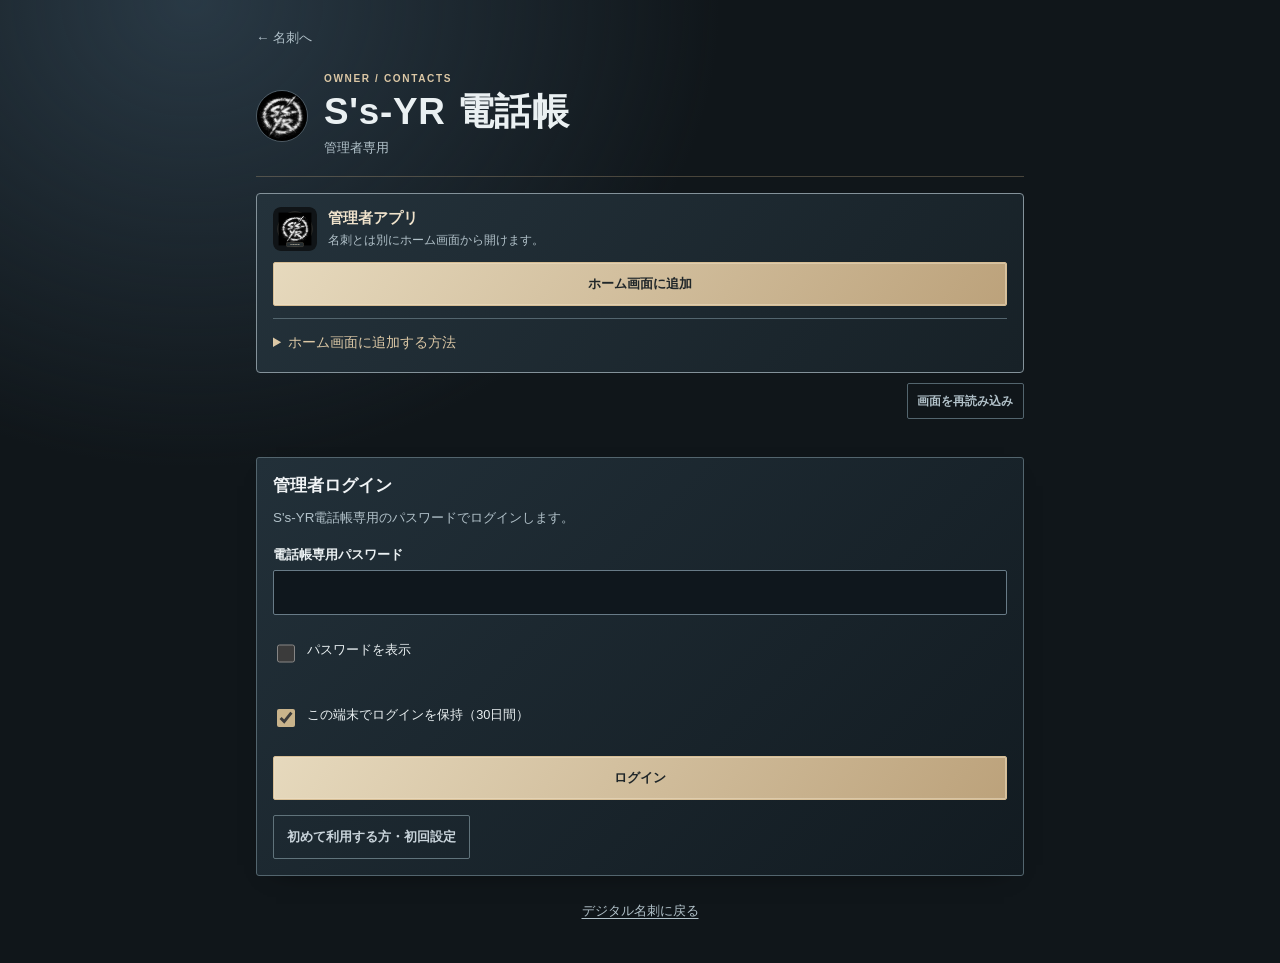
<file: shinji/owner/index.html>
<!doctype html>
<html lang="ja"><head><meta charset="utf-8"><meta name="viewport" content="width=device-width,initial-scale=1,viewport-fit=cover"><meta name="theme-color" content="#101417"><meta name="robots" content="noindex,nofollow"><meta name="referrer" content="no-referrer"><meta http-equiv="Content-Security-Policy" content="default-src 'self'; script-src 'self'; style-src 'self'; img-src 'self' data:; connect-src 'self' https://slamzhgsawfnmwlejgqp.supabase.co; object-src 'none'; base-uri 'none'; form-action 'none'"><title>管理者専用電話帳 | S's-YR</title><link rel="apple-touch-icon" href="../brand-96.png"><link rel="stylesheet" href="../notices.css?v=business-inbox-2"><script src="../notice-common.js?v=private-chat-1" defer></script><script src="../invite-qr.js?v=1" defer></script><script src="../owner.js?v=business-inbox-2" defer></script>
  <link rel="icon" type="image/png" sizes="96x96" href="../brand-96.png?v=share-2">
  <link rel="shortcut icon" href="../brand-96.png?v=share-2" type="image/png">
  <meta property="og:site_name" content="S's-YR">
  <meta property="og:type" content="website">
  <meta property="og:title" content="S's-YR | 管理者専用">
  <meta property="og:description" content="S's-YRのデジタル名刺・ご連絡">
  <meta property="og:image" content="https://mumei-s.github.io/ssyr-business-card/shinji/logo-silver.webp?v=share-2">
  <meta property="og:image:type" content="image/webp">
  <meta property="og:image:width" content="256">
  <meta property="og:image:height" content="256">
  <meta property="og:image:alt" content="S's-YR 銀白ロゴ">
  <meta property="og:url" content="https://mumei-s.github.io/ssyr-business-card/shinji/owner/">
<link rel="manifest" href="./manifest.webmanifest?v=owner-home-1">
<script src="../install.js?v=reinstall-1" defer></script>
</head><body>
<main class="sheet owner-sheet"><header class="masthead"><a class="home" href="../">← 名刺へ</a><div class="signature"><img src="../logo-silver.webp" alt="" width="52" height="52"><div><span class="eyebrow">OWNER / CONTACTS</span><h1>S's-YR 電話帳</h1><p>管理者専用</p></div></div></header>
  <section class="owner-install-panel" id="owner-install" aria-label="管理者アプリのホーム画面追加">
    <div class="owner-install-copy"><img src="./icon.svg" width="44" height="44" alt=""><div><strong>管理者アプリ</strong><p>名刺とは別にホーム画面から開けます。</p></div></div>
    <button type="button" id="owner-install-button" class="primary" aria-controls="owner-install-guide">ホーム画面に追加</button>
    <p id="owner-install-status" class="owner-install-status" role="status" hidden></p>
    <details id="owner-install-guide" class="auth-options"><summary>ホーム画面に追加する方法</summary><p id="owner-install-hint">ブラウザーのメニューから「アプリをインストール」または「ホーム画面に追加」を選択してください。</p></details>
  </section>
  <div class="connection-recovery"><button id="recover-page" type="button">画面を再読み込み</button></div>
  <p class="feedback" id="feedback" role="status" aria-live="polite"></p>
  <section class="panel" id="login-panel">
    <h2>管理者ログイン</h2>
    <p class="auth-intro">S's-YR電話帳専用のパスワードでログインします。</p>
    <form id="login-form">
      <label>電話帳専用パスワード<input id="login-password" type="password" autocomplete="current-password" required minlength="12" maxlength="72"></label>
      <label class="check"><input id="show-login-password" type="checkbox">パスワードを表示</label>
      <label class="check"><input id="remember-owner" type="checkbox" checked>この端末でログインを保持（30日間）</label>
      <button class="primary" type="submit">ログイン</button>
    </form>
    <button id="owner-reconnect" type="button" hidden>保存済みログインで再接続</button>
    <button id="show-setup" type="button" class="subtle">初めて利用する方・初回設定</button>
  </section>
  <section class="panel" id="setup-panel" hidden>
    <h2>電話帳専用パスワードを設定</h2>
    <p class="auth-intro">この設定はS's-YR電話帳専用です。MUUMEIのアカウントには影響しません。</p>
    <form id="setup-form">
      <label id="setup-code-label">初回設定コード<input id="setup-code" type="password" autocomplete="off" autocapitalize="characters" spellcheck="false" required minlength="20" maxlength="20"></label>
      <label>新しいパスワード（12文字以上）<input id="setup-password" type="password" autocomplete="new-password" required minlength="12" maxlength="72"></label>
      <label>確認のため再入力<input id="setup-confirm" type="password" autocomplete="new-password" required minlength="12" maxlength="72"></label>
      <label class="check"><input id="show-setup-password" type="checkbox">パスワードを表示</label>
      <label class="check"><input id="remember-setup" type="checkbox" checked>この端末でログインを保持（30日間）</label>
      <button class="primary" type="submit">設定して電話帳を開く</button>
      <button id="back-to-login" type="button">ログイン画面に戻る</button>
    </form>
  </section>
  <div id="owner-console" hidden>
    <section class="panel" id="owner-acceptances" aria-labelledby="owner-acceptances-title" aria-live="polite" hidden>
      <h2 id="owner-acceptances-title">新しい相談・招待の受け取り</h2>
      <div id="owner-acceptance-list"></div>
    </section>
    <section class="panel compact-panel" aria-label="管理者通知">
      <div class="between"><h2>管理者通知 <span id="owner-push-state" class="state">確認中</span></h2><button id="logout" type="button">ログアウト</button></div>
      <p id="owner-session-status" class="muted" aria-live="polite"></p>
      <p id="owner-push-guide" class="muted">招待の受け取りと新着メッセージをこの端末に通知します。</p>
      <div class="actions"><button id="owner-push-on" type="button" class="primary" disabled>管理者通知をON</button><button id="owner-push-test" type="button" disabled>テスト</button><button id="owner-push-off" type="button" disabled>OFF</button></div>
      
    </section>
    <details class="panel auth-options" id="owner-game-panel">
      <summary>ひかり専用ゲーム</summary>
      <p>SHINJIの名刺で、ひかりさんと確認できた会話を1件選んでください。その会話を受け取ったブラウザーでゲームを開けます。</p>
      <p id="owner-game-current" aria-live="polite"></p>
      <label>受け取り済みの会話<select id="owner-game-contact" disabled><option value="">会話を選んでください</option></select></label>
      <div class="actions">
        <button type="button" class="primary" id="owner-game-allow" disabled>この会話にゲームを許可</button>
        <button type="button" id="owner-game-remove" hidden>ゲームの許可を解除</button>
        <button type="button" id="owner-game-reload">設定を更新</button>
      </div>
      <p class="muted" id="owner-game-status" role="status"></p>
    </details>
    <details class="panel owner-announcement" id="owner-announcement-panel">
      <summary>SHINJI名刺トップのメッセージ</summary>
      <p>SHINJIの名刺を開いた方に、見出しと本文の冒頭が表示されます。全文は受け取り設定を済ませた方がそれぞれのチャットで読めます。掲載すると、名刺の新着通知を希望した端末に見出しを送ります。</p>
      <div class="between"><h3>現在の掲載内容</h3><button id="owner-announcement-reload" type="button">掲載状況を更新</button></div>
      <div id="owner-announcement-current"></div>
      <p id="owner-announcement-delivery" aria-live="polite"></p>
      <form id="owner-announcement-form">
        <label>見出し（60文字まで）<input id="owner-announcement-title" maxlength="60" required disabled></label>
        <label>チャットで読める本文（500文字まで）<textarea id="owner-announcement-body" rows="3" maxlength="500" required disabled></textarea></label>
        <div class="announcement-preview" id="owner-announcement-preview" hidden><h3>掲載したときの名刺トップ</h3><strong id="owner-announcement-preview-title"></strong><p id="owner-announcement-preview-body"></p></div>
        <div class="actions"><button type="submit" class="primary" id="owner-announcement-publish" disabled>掲載して通知する</button><button type="button" id="owner-announcement-withdraw" hidden>掲載を取り下げる</button></div>
      </form>
      <p class="feedback" id="owner-announcement-status" role="status" aria-live="polite"></p>
    </details>
    <section class="panel"><div class="between"><h2 id="list-title">チャット <span id="contact-count"></span></h2><button id="reload" type="button">更新</button></div>
      <div class="tabs-simple" role="group" aria-label="管理画面の切替"><button id="tab-chats" type="button" aria-pressed="true">チャット <span id="unread-count"></span></button><button id="tab-contacts" type="button" aria-pressed="false">電話帳</button></div>
      <p id="chat-list-guide" class="muted">事業用のご相談とSHINJI宛てのチャットが届きます。相手の名前を押すと、その人に返信できます。</p>
      <div class="actions"><button id="new-chat" type="button" class="primary" aria-expanded="false" aria-controls="new-chat-form">SHINJIの専用リンクで招待する</button></div>
      <form id="new-chat-form" hidden>
        <label>相手の呼び名（管理用・任意）<input id="new-chat-name" maxlength="100" autocomplete="off"></label>
        <label>最初のメッセージ<textarea id="new-chat-body" rows="3" maxlength="2000" required></textarea></label>
        <div class="actions"><button type="submit" class="primary">メッセージを保存してリンクを作る</button><button type="button" id="cancel-new-chat">閉じる</button></div>
      </form>
      <div class="actions"><button id="new-contact" type="button" class="primary" hidden>＋ 連絡先を追加</button></div>
      <div class="owner-contact-filters"><label>名刺で絞り込み<select id="edition-filter"><option value="">すべての名刺</option><option value="business">S's-YR（事業用）</option><option value="shinji">SHINJI（個人用）</option></select></label>
      <label>検索<input id="search" type="search" placeholder="名前・メール・電話番号"></label></div><div id="contacts"></div>
    </section>
    <section class="panel" id="edit-panel" hidden><h2 id="edit-title">連絡先を追加</h2>
      <form id="contact-form"><label>名前<input id="contact-name" required maxlength="100" autocomplete="off"></label><label>メール<input id="contact-email" type="email" maxlength="254" autocomplete="off"></label><label>電話番号<input id="contact-phone" type="tel" maxlength="50" autocomplete="off"></label><label>メモ<textarea id="contact-memo" maxlength="500" rows="2"></textarea></label><button class="primary" type="submit">保存する</button></form>
    </section>
    <section class="panel" id="selected-panel" hidden>
      <p id="selected-edition"></p>
      <div class="between"><h2 id="selected-name"></h2><span class="state" id="selected-state"></span></div>
      <button id="hide-selected" type="button" hidden>解除済みのチャットを一覧から消す</button>
      <div id="invite-handoff" class="invite-handoff" hidden>
        <p>この会話を受け取るには、相手本人に専用QRを読み取ってもらうか、リンクを共有してください。</p>
        <button type="button" id="show-invite" class="primary" aria-expanded="false" aria-controls="invite-panel">専用QRを表示</button>
        <div id="invite-panel" hidden>
          <canvas id="invite-qr" role="img" aria-label="選択中の相手がチャットを受け取るための専用QRコード"></canvas>
          <p id="invite-qr-unavailable" hidden>QRを表示できません。下のリンクを共有してください。</p>
          <label>相手本人に渡すリンク<input id="invite-link" readonly></label>
          <div class="actions"><button id="copy-invite" type="button">リンクをコピー</button><button id="share-invite" type="button" class="primary">共有する</button></div>
          <p class="muted">7日間・1回限り。相手のスマホで「チャットを開く」を押すと受け取れます。</p>
        </div>
      </div>
      <div class="actions"><a id="mail-contact" class="button" hidden>通常のメール</a><a id="call-contact" class="button" hidden>電話する</a><button id="promote-contact" type="button" hidden>電話帳に追加</button></div>
      <div id="history-panel"><h3>会話</h3><div id="history" class="chat-messages" role="log" aria-live="polite"></div><div class="actions"><button id="history-prev" type="button" disabled>新しい履歴</button><button id="history-next" type="button" disabled>古い履歴</button></div></div>
      <div id="send-panel" hidden><form id="send-form" class="chat-composer"><input id="message-title" type="hidden" value="チャット"><label class="sr-only" for="message-body">メッセージ</label><textarea id="message-body" rows="3" required maxlength="2000" placeholder="チャットメッセージを入力…"></textarea><button class="primary" type="submit">チャット送信</button></form></div>
      <details class="auth-options"><summary>相手との接続設定</summary><div class="actions"><button id="reissue" type="button">個別チャットリンクを発行</button><button id="revoke" type="button">端末の接続を解除</button></div></details>
    </section>
    <details class="panel auth-options" id="muumei-panel"><summary>MUUMEI正式公開の案内</summary><p>希望者へ正式公開後に一度だけ配信します。</p><button type="button" id="muumei-send" disabled>希望者に案内を送る</button><p id="muumei-state"></p></details>
  </div><footer><a href="../">デジタル名刺に戻る</a></footer>
</main></body></html>
</file>
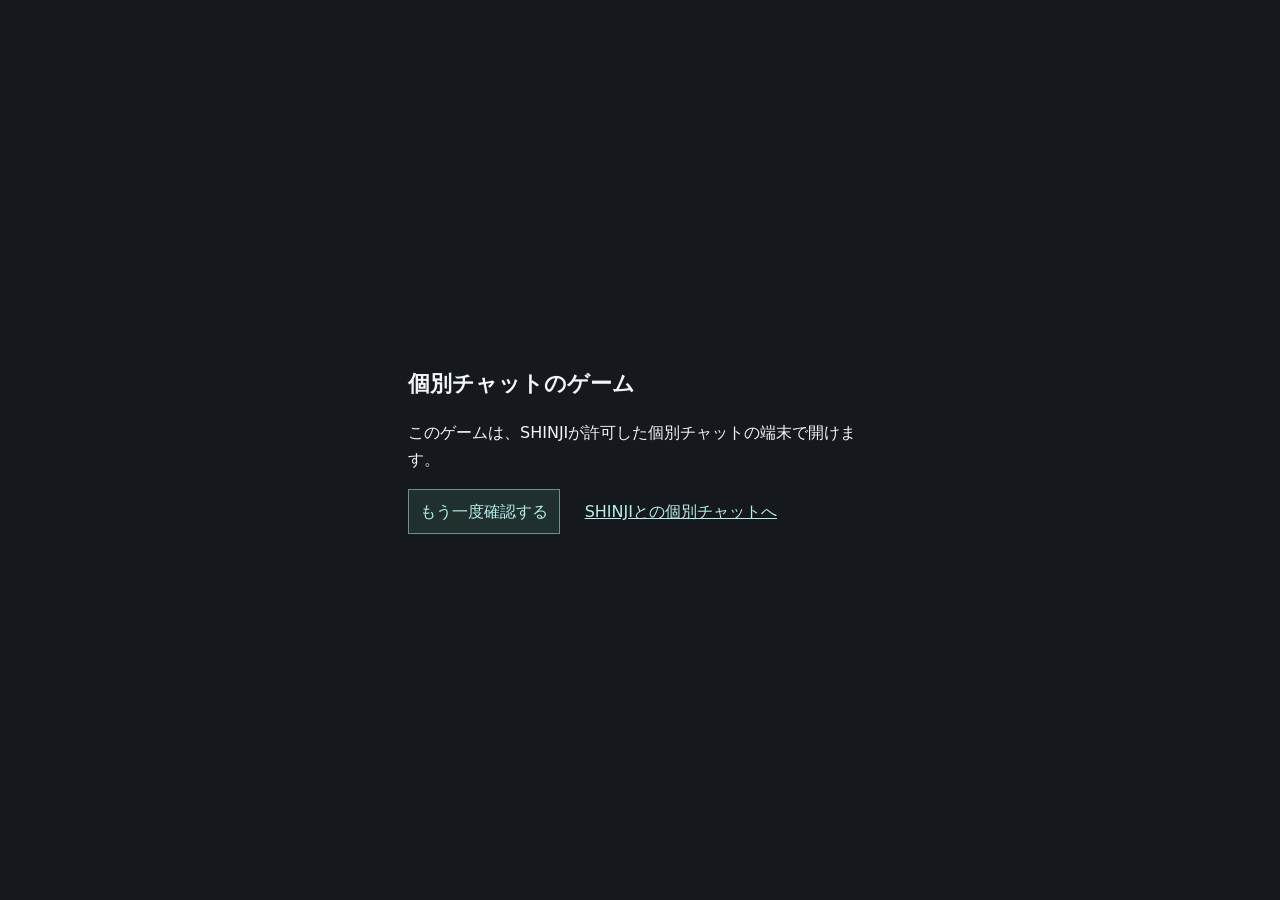
<file: shinji/games/straight-ring/index.html>
<!doctype html>
<html lang="ja">
<head>
<meta charset="utf-8">
<meta name="viewport" content="width=device-width,initial-scale=1,viewport-fit=cover">
<meta name="robots" content="noindex,nofollow,noarchive">
<meta name="referrer" content="no-referrer">
<meta name="theme-color" content="#15191d">
<meta http-equiv="Content-Security-Policy" content="default-src 'none'; script-src 'self' 'sha256-mGQpZyZPeW/2hqmo22cKpVXQwraZ8D7NORiwNyrUhVI='; style-src 'self' 'unsafe-inline'; img-src data: blob:; connect-src 'self' https://slamzhgsawfnmwlejgqp.supabase.co; frame-src 'self' about:; base-uri 'none'; form-action 'none'; object-src 'none'">
<title>個別チャットのゲーム | SHINJI</title>
<link rel="stylesheet" href="./launcher.css">
<script src="../../notice-common.js?v=game-access-1" defer></script>
<script src="./loader.js?v=1" defer></script>
</head>
<body>
<main id="status-panel">
  <h1>個別チャットのゲーム</h1>
  <p id="game-status" role="status">利用設定を確認しています…</p>
  <button type="button" id="game-retry" hidden>もう一度確認する</button>
  <a href="../../notices.html">SHINJIとの個別チャットへ</a>
  <noscript>ゲームを開くにはブラウザーのJavaScriptを有効にしてください。</noscript>
</main>
</body>
</html>
</file>
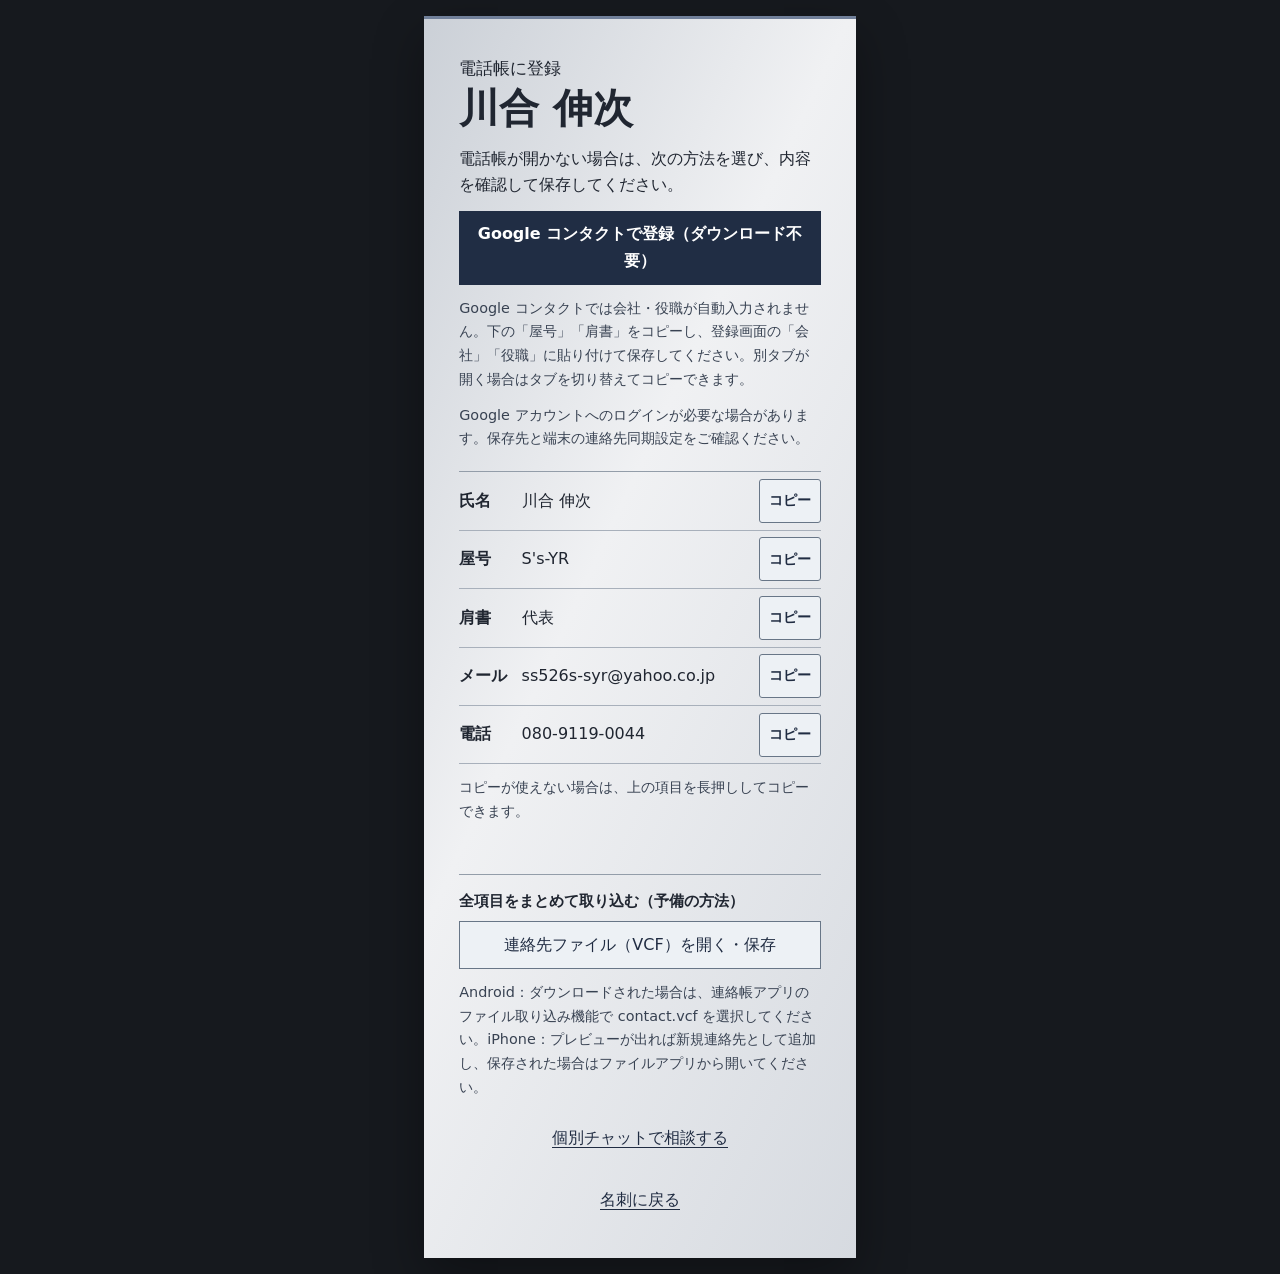
<file: contact.html>
<!doctype html>
<html lang="ja">
<head>
  <meta charset="utf-8">
  <meta name="viewport" content="width=device-width,initial-scale=1,viewport-fit=cover">
  <meta name="theme-color" content="#16191e">
  <title>川合 伸次の電話帳登録 | S's-YR</title>
  <link rel="stylesheet" href="./assets/contact-import.css?v=direct-4">
  <script defer src="./assets/contact-import.js?v=direct-4"></script>

  <link rel="icon" type="image/png" sizes="96x96" href="./shinji/brand-96.png?v=share-2">
  <link rel="shortcut icon" href="./shinji/brand-96.png?v=share-2" type="image/png">
  <link rel="apple-touch-icon" href="./shinji/logo-spectrum.webp">
  <meta property="og:site_name" content="S's-YR">
  <meta property="og:type" content="website">
  <meta property="og:title" content="S's-YR | デジタル名刺">
  <meta property="og:description" content="S's-YRのデジタル名刺・ご連絡">
  <meta property="og:image" content="https://mumei-s.github.io/ssyr-business-card/shinji/logo-silver.webp?v=share-2">
  <meta property="og:image:type" content="image/webp">
  <meta property="og:image:width" content="256">
  <meta property="og:image:height" content="256">
  <meta property="og:image:alt" content="S's-YR 銀白ロゴ">
  <meta property="og:url" content="https://mumei-s.github.io/ssyr-business-card/contact.html">
</head>
<body class="contact-page">
  <main class="contact-options" id="contact-options">
    <h1>電話帳に登録</h1>
    <p class="contact-name">川合 伸次</p>
    <p class="contact-hint" id="fallback-hint">電話帳が開かない場合は、次の方法を選び、内容を確認して保存してください。</p>
    <nav class="contact-methods" aria-label="連絡先の登録方法">
      <a data-google-contact href="https://contacts.google.com/new?givenname=%E4%BC%B8%E6%AC%A1&amp;familyname=%E5%B7%9D%E5%90%88&amp;email=ss526s-syr%40yahoo.co.jp&amp;phone=080-9119-0044" target="_blank" rel="noopener noreferrer" referrerpolicy="no-referrer">Google コンタクトで登録（ダウンロード不要）</a>
    </nav>
    <p class="contact-note">Google コンタクトでは会社・役職が自動入力されません。下の「屋号」「肩書」をコピーし、登録画面の「会社」「役職」に貼り付けて保存してください。別タブが開く場合はタブを切り替えてコピーできます。</p>
    <p class="contact-note">Google アカウントへのログインが必要な場合があります。保存先と端末の連絡先同期設定をご確認ください。</p>
    <dl class="contact-fields">
      <div><dt>氏名</dt><dd>川合 伸次</dd></div>
      <div><dt>屋号</dt><dd>S's-YR</dd></div>
      <div><dt>肩書</dt><dd>代表</dd></div>
      <div><dt>メール</dt><dd>ss526s-syr@yahoo.co.jp</dd></div>
      <div><dt>電話</dt><dd>080-9119-0044</dd></div>
    </dl>
    <p class="contact-note">コピーが使えない場合は、上の項目を長押ししてコピーできます。</p>
    <p class="contact-note contact-copy-status" data-copy-status role="status" aria-live="polite"></p>
    <section class="contact-last-resort" aria-label="ファイルを使った登録方法">
      <h2>全項目をまとめて取り込む（予備の方法）</h2>
      <a data-vcard-contact href="./contact.vcf" type="text/vcard">連絡先ファイル（VCF）を開く・保存</a>
      <p class="contact-note">Android：ダウンロードされた場合は、連絡帳アプリのファイル取り込み機能で contact.vcf を選択してください。iPhone：プレビューが出れば新規連絡先として追加し、保存された場合はファイルアプリから開いてください。</p>
    </section>
    <p><a class="contact-chat" href="./business-chat/">個別チャットで相談する</a></p>
    <a class="contact-back" href="./">名刺に戻る</a>
  </main>
</body>
</html>
</file>
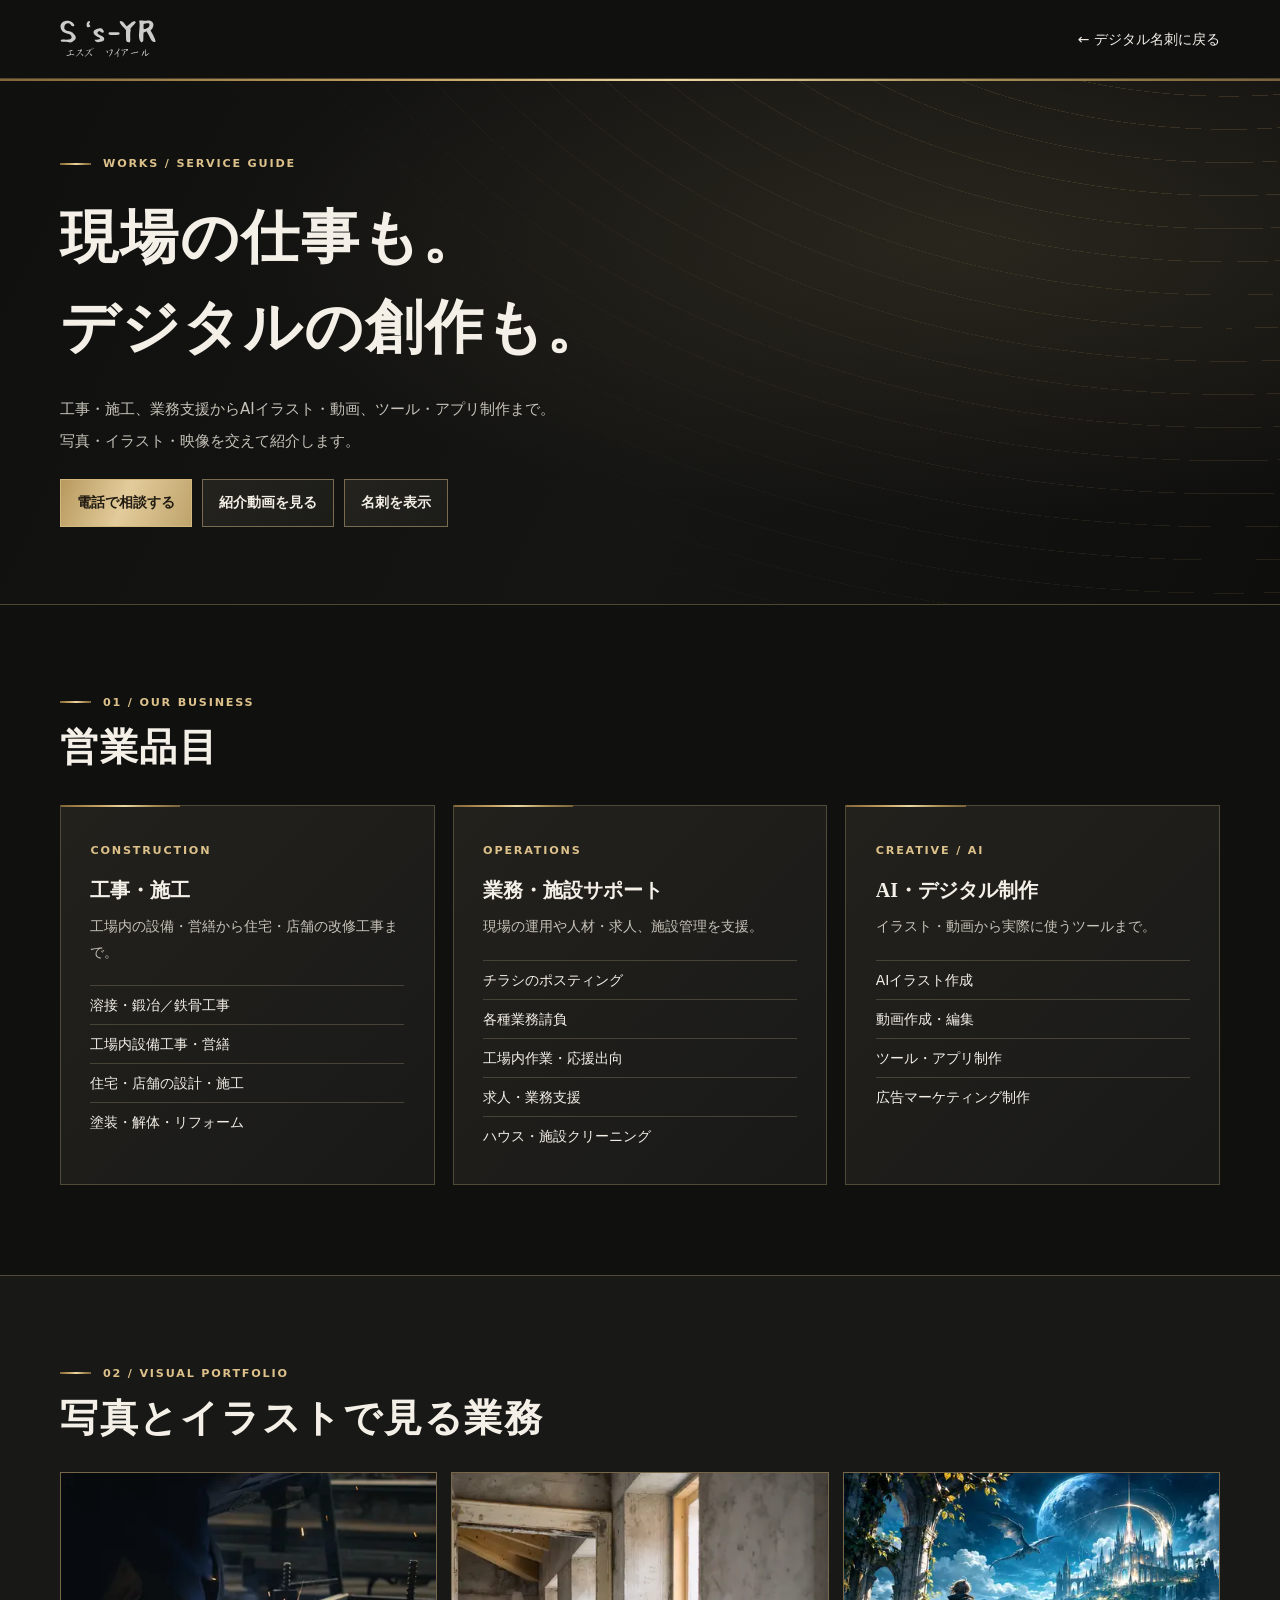
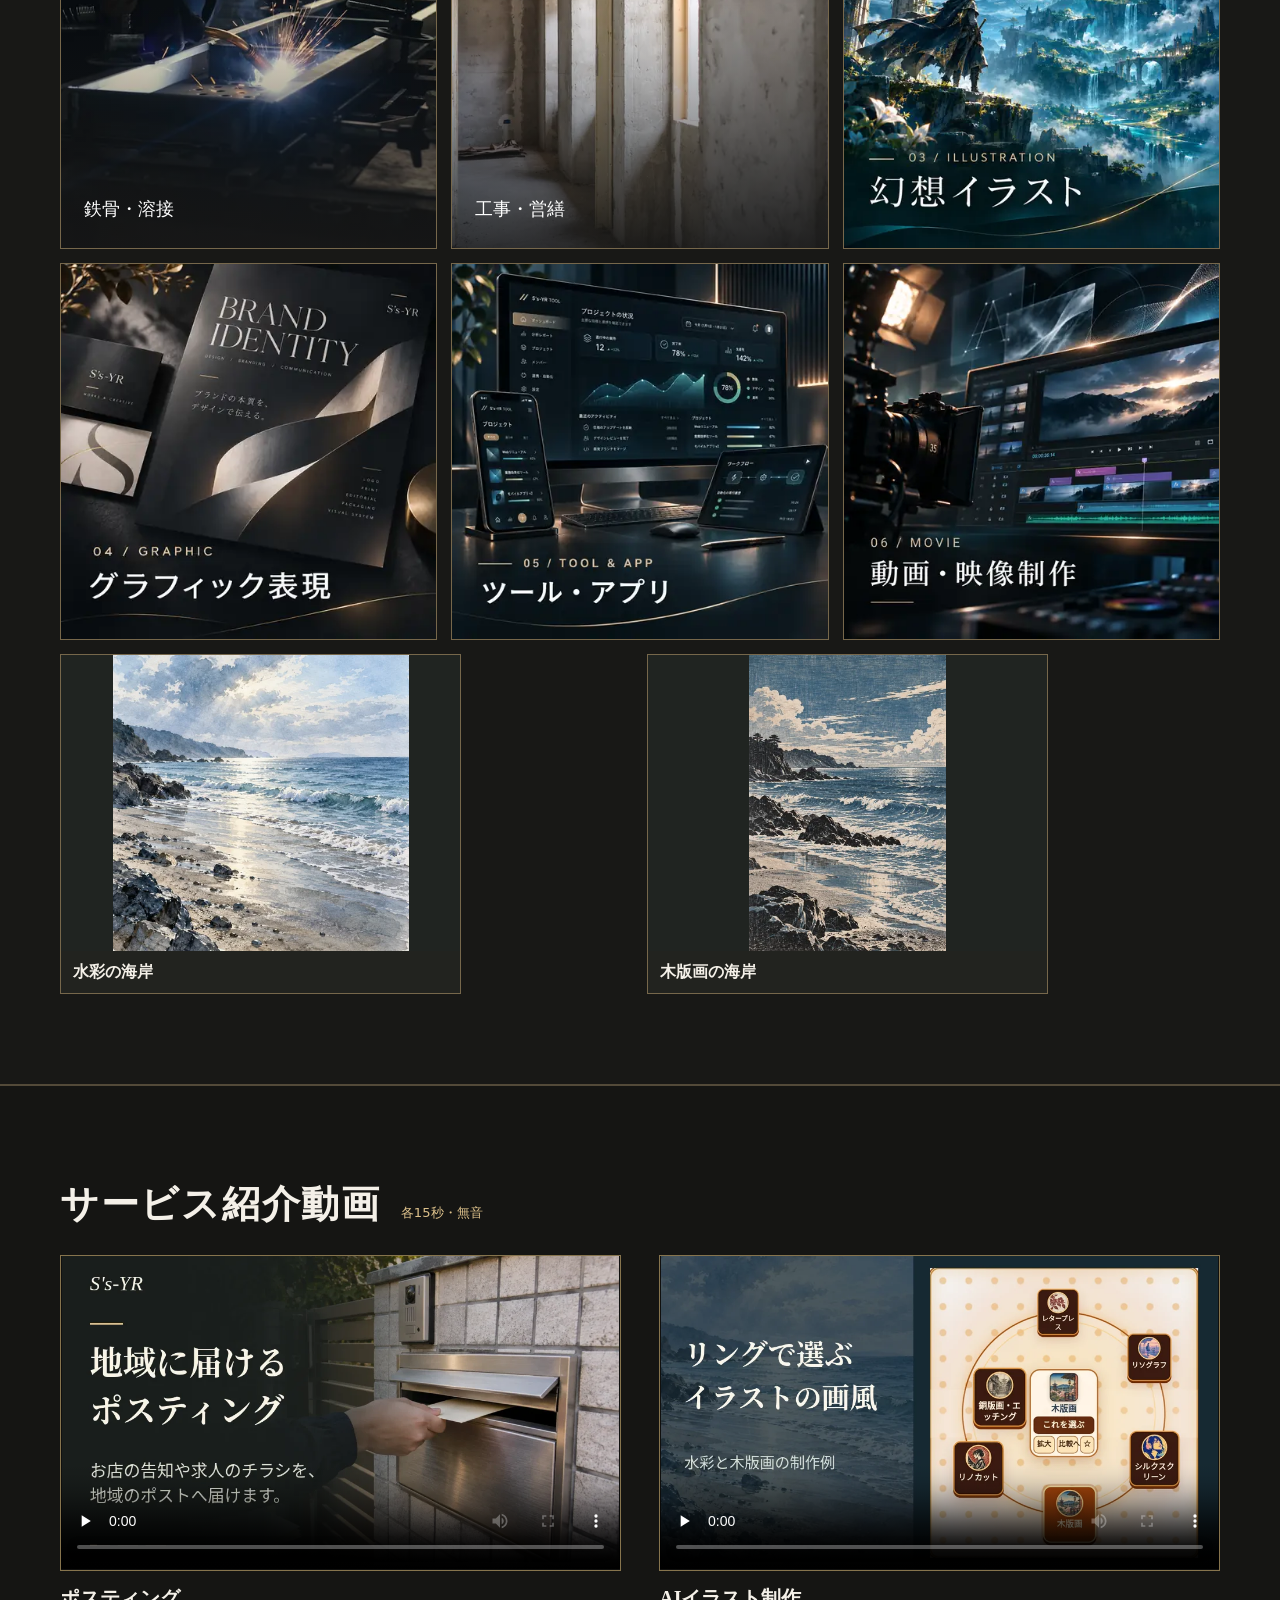
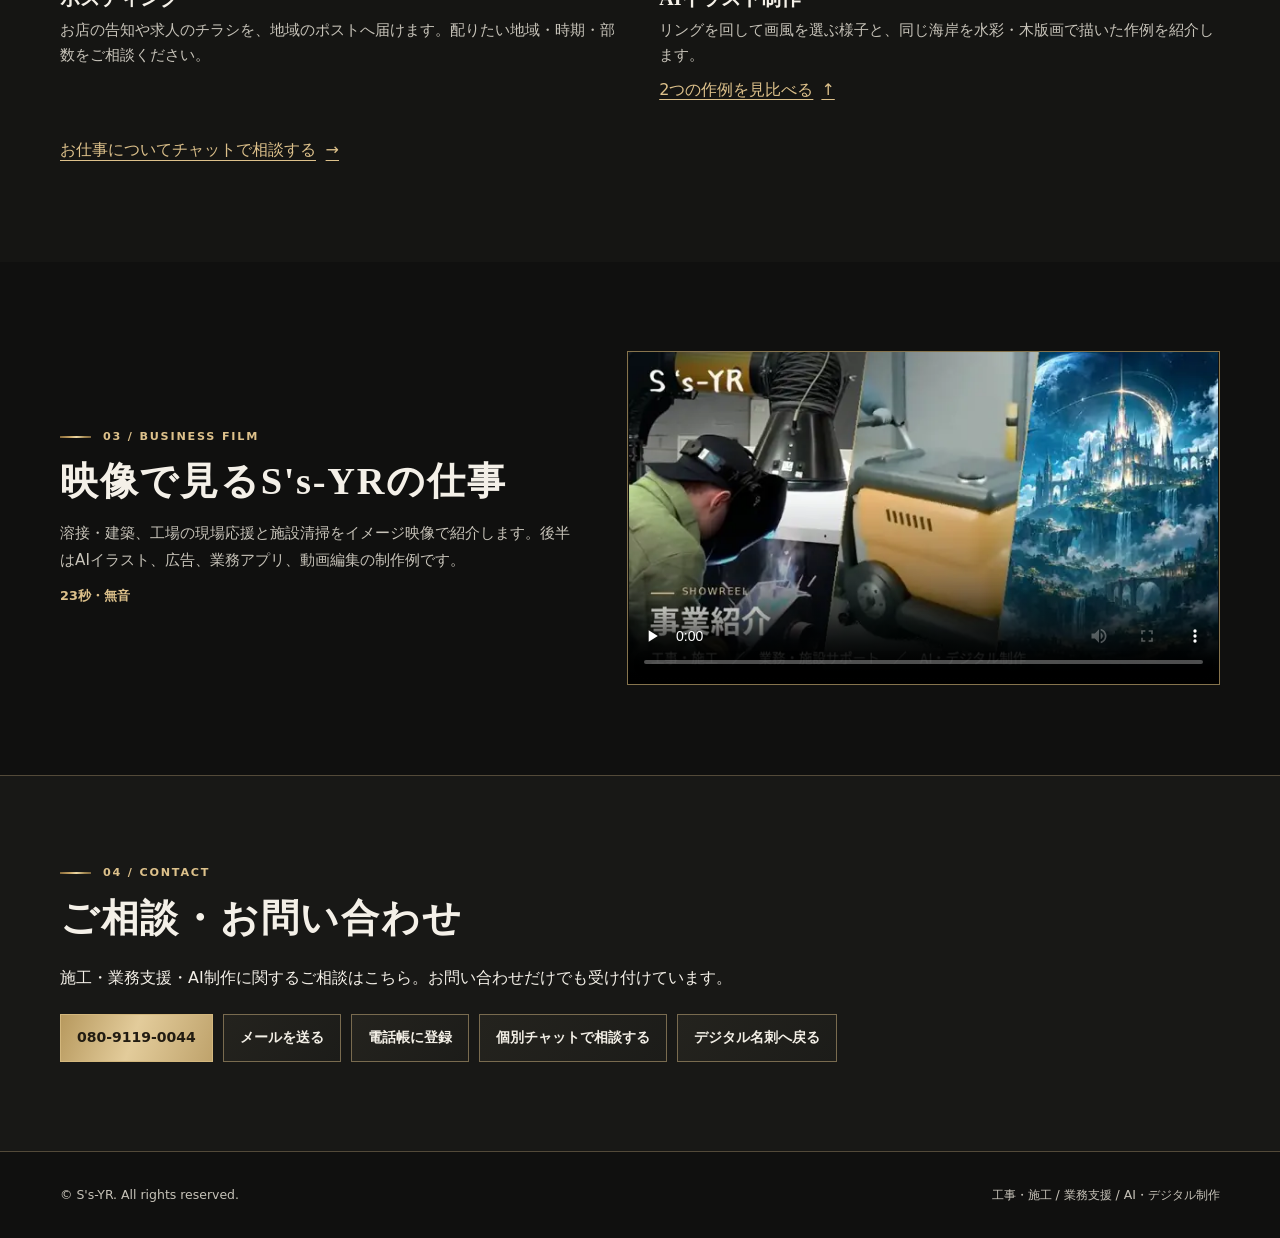
<file: works.html>
<!doctype html>
<html lang="ja"><head><meta charset="utf-8"><meta name="viewport" content="width=device-width,initial-scale=1,viewport-fit=cover"><meta name="theme-color" content="#10100f"><title>S's-YR | 業務紹介・制作ギャラリー</title><meta name="description" content="S's-YRの工事・施工、業務・施設支援、AIイラスト・動画・アプリ制作の業務案内。"><link rel="stylesheet" href="./assets/site.css?v=shore-samples-1"><link rel="stylesheet" href="./assets/card.css?v=letterpress"><link rel="stylesheet" href="./assets/contact-import.css?v=direct-4">
  <script src="./assets/contact-import.js?v=direct-4" defer data-contact-name="川合 伸次" data-contact-edition="business"></script>

  <link rel="icon" type="image/png" sizes="96x96" href="./shinji/brand-96.png?v=share-2">
  <link rel="shortcut icon" href="./shinji/brand-96.png?v=share-2" type="image/png">
  <link rel="apple-touch-icon" href="./shinji/logo-spectrum.webp">
  <meta property="og:site_name" content="S's-YR">
  <meta property="og:type" content="website">
  <meta property="og:title" content="S's-YR | 仕事と作品">
  <meta property="og:description" content="S's-YRのデジタル名刺・ご連絡">
  <meta property="og:image" content="https://mumei-s.github.io/ssyr-business-card/shinji/logo-silver.webp?v=share-2">
  <meta property="og:image:type" content="image/webp">
  <meta property="og:image:width" content="256">
  <meta property="og:image:height" content="256">
  <meta property="og:image:alt" content="S's-YR 銀白ロゴ">
  <meta property="og:url" content="https://mumei-s.github.io/ssyr-business-card/works.html">
</head><body class="works-page"><div class="wrap"><header><a class="wordmark" href="./" aria-label="S's-YR デジタル名刺"><img src="./assets/lettering/wordmark.svg" width="361" height="89" alt="S's-YR"><img class="brand-reading" src="./assets/lettering/wordmark-kana.svg" width="289" height="37" alt="エスズ ワイアール"></a><a href="./">← デジタル名刺に戻る</a></header></div>
<div class="hero"><div class="wrap"><div class="eyebrow">WORKS / SERVICE GUIDE</div><h1>現場の仕事も。<br>デジタルの創作も。</h1><p>工事・施工、業務支援からAIイラスト・動画、ツール・アプリ制作まで。<br>写真・イラスト・映像を交えて紹介します。</p><div class="row"><a class="btn primary" href="tel:08091190044">電話で相談する</a><a class="btn" href="#business-videos">紹介動画を見る</a><a class="btn" href="./">名刺を表示</a></div></div></div>
<main><section><div class="wrap"><div class="eyebrow">01 / OUR BUSINESS</div><h2>営業品目</h2><div class="cols"><article class="panel"><small>CONSTRUCTION</small><b>工事・施工</b><p>工場内の設備・営繕から住宅・店舗の改修工事まで。</p><ul><li>溶接・鍛冶／鉄骨工事</li><li>工場内設備工事・営繕</li><li>住宅・店舗の設計・施工</li><li>塗装・解体・リフォーム</li></ul></article><article class="panel"><small>OPERATIONS</small><b>業務・施設サポート</b><p>現場の運用や人材・求人、施設管理を支援。</p><ul><li>チラシのポスティング</li><li>各種業務請負</li><li>工場内作業・応援出向</li><li>求人・業務支援</li><li>ハウス・施設クリーニング</li></ul></article><article class="panel"><small>CREATIVE / AI</small><b>AI・デジタル制作</b><p>イラスト・動画から実際に使うツールまで。</p><ul><li>AIイラスト作成</li><li>動画作成・編集</li><li>ツール・アプリ制作</li><li>広告マーケティング制作</li></ul></article></div></div></section>
<section><div class="wrap"><div class="eyebrow">02 / VISUAL PORTFOLIO</div><h2>写真とイラストで見る業務</h2><div class="media-grid"><button class="media" data-full="./assets/photo-welding-large.webp" type="button"><img loading="lazy" decoding="async" width="480" height="480" src="./assets/photo-welding.webp" alt="溶接作業のイメージ写真"><span>鉄骨・溶接</span></button><button class="media" data-full="./assets/photo-architecture-large.webp" type="button"><img loading="lazy" decoding="async" width="480" height="480" src="./assets/photo-architecture.webp" alt="工事中の空間のイメージ写真"><span>工事・営繕</span></button><button class="media art" data-full="./assets/portfolio-fantasy-hd.webp" type="button"><img loading="lazy" decoding="async" width="480" height="480" src="./assets/portfolio-fantasy.webp" alt="光るクリスタル都市のAIイラスト"><span>幻想イラスト</span></button><button class="media art" data-full="./assets/portfolio-graphic-hd.webp" type="button"><img loading="lazy" decoding="async" width="480" height="480" src="./assets/portfolio-graphic.webp" alt="ロゴと印刷物を組み合わせたブランドデザインの作例"><span>グラフィック</span></button><button class="media art" data-full="./assets/portfolio-app-hd.webp" type="button"><img loading="lazy" decoding="async" width="480" height="480" src="./assets/portfolio-app.webp" alt="制作ツールの画面デザイン"><span>アプリ・ツール</span></button><button class="media art" data-full="./assets/portfolio-film-hd.webp" type="button"><img loading="lazy" decoding="async" width="480" height="480" src="./assets/portfolio-film.webp" alt="映像制作スタジオの高精細イメージ"><span>映像制作</span></button>
        <div class="shore-pair" id="shore-samples" role="group" aria-label="同じ海岸をふたつの画風で描いた作例">
          <button id="shore-watercolor" class="media shore-sample" data-full="./assets/business-video/shore-watercolor-full.webp" data-caption="水彩で描いた海岸" type="button"><img loading="lazy" decoding="async" width="460" height="460" src="./assets/business-video/shore-watercolor-thumb.webp" alt="光がにじむ波打ち際と、遠くにかすむ岬"><strong>水彩の海岸</strong></button>
          <button id="shore-woodcut" class="media shore-sample" data-full="./assets/business-video/shore-woodcut-full.webp" data-caption="木版画で描いた海岸" type="button"><img loading="lazy" decoding="async" width="307" height="460" src="./assets/business-video/shore-woodcut-thumb.webp" alt="濃い藍色と細い彫り跡で表現した、同じ海岸の波と岩場"><strong>木版画の海岸</strong></button>
        </div></div></div></section>
    <section class="business-videos" id="business-videos" aria-labelledby="service-videos-title">
      <div class="wrap">
        <div class="service-film-heading">
          <h2 id="service-videos-title">サービス紹介動画</h2>
          <span>各15秒・無音</span>
        </div>
        <div class="service-film-grid">
          <figure id="posting-video">
            <video controls playsinline preload="none" width="960" height="540" poster="./assets/business-video/posting.webp" aria-labelledby="posting-title" aria-describedby="posting-description">
              <source src="./assets/business-video/posting.mp4" type="video/mp4">
              <a href="./assets/business-video/posting.mp4">ポスティングの動画を開く</a>
            </video>
            <figcaption>
              <h3 id="posting-title">ポスティング</h3>
              <p id="posting-description">お店の告知や求人のチラシを、地域のポストへ届けます。配りたい地域・時期・部数をご相談ください。</p>
            </figcaption>
          </figure>
          <figure id="illustration-video">
            <video controls playsinline preload="none" width="960" height="540" poster="./assets/business-video/illustration.webp?v=style-wheel-1" aria-labelledby="illustration-title" aria-describedby="illustration-description">
              <source src="./assets/business-video/illustration.mp4?v=style-wheel-1" type="video/mp4">
              <a href="./assets/business-video/illustration.mp4?v=style-wheel-1">AIイラスト制作の動画を開く</a>
            </video>
            <figcaption>
              <h3 id="illustration-title">AIイラスト制作</h3>
              <p id="illustration-description">リングを回して画風を選ぶ様子と、同じ海岸を水彩・木版画で描いた作例を紹介します。</p>
              <a class="sample-jump" href="#shore-samples">2つの作例を見比べる <span aria-hidden="true">↑</span></a>
            </figcaption>
          </figure>
        </div>
        <a class="service-chat" href="./business-chat/">お仕事についてチャットで相談する <span aria-hidden="true">→</span></a>
      </div>
    </section>
<section><div class="wrap film">
  <div><div class="eyebrow">03 / BUSINESS FILM</div><h2>映像で見るS's-YRの仕事</h2><p>溶接・建築、工場の現場応援と施設清掃をイメージ映像で紹介します。後半はAIイラスト、広告、業務アプリ、動画編集の制作例です。</p><p>23秒・無音</p></div>
  <video controls playsinline preload="none" width="832" height="468" aria-label="S's-YRの事業紹介・無音" poster="./assets/showreel-poster.webp"><source src="./assets/showreel-demo.mp4?v=20261123-all" type="video/mp4">動画を再生できません。</video>
</div></section>
<section class="contact" id="contact"><div class="wrap"><div class="eyebrow">04 / CONTACT</div><h2>ご相談・お問い合わせ</h2><p>施工・業務支援・AI制作に関するご相談はこちら。お問い合わせだけでも受け付けています。</p><div class="row"><a class="btn primary" href="tel:08091190044">080-9119-0044</a><a class="btn" href="mailto:ss526s-syr@yahoo.co.jp">メールを送る</a><a class="btn" href="./contact.html" data-add-contact>電話帳に登録</a><a class="btn" href="./business-chat/">個別チャットで相談する</a><a class="btn" href="./">デジタル名刺へ戻る</a></div></div></section>
</main><div class="wrap footer"><span>© S's-YR. All rights reserved.</span><span>工事・施工 / 業務支援 / AI・デジタル制作</span></div><dialog id="viewer"><button type="button" id="closeViewer">閉じる ×</button><img id="imageBig" alt="作品を拡大表示"></dialog><script>document.querySelectorAll('.media').forEach(b=>b.addEventListener('click',()=>{const full=document.getElementById('imageBig');full.src=b.dataset.full;full.alt=b.querySelector('img').alt;document.getElementById('viewer').showModal()}));document.getElementById('closeViewer').onclick=()=>document.getElementById('viewer').close();document.getElementById('viewer').addEventListener('click',e=>{if(e.target.id==='viewer')e.target.close()})</script></body></html>
</file>
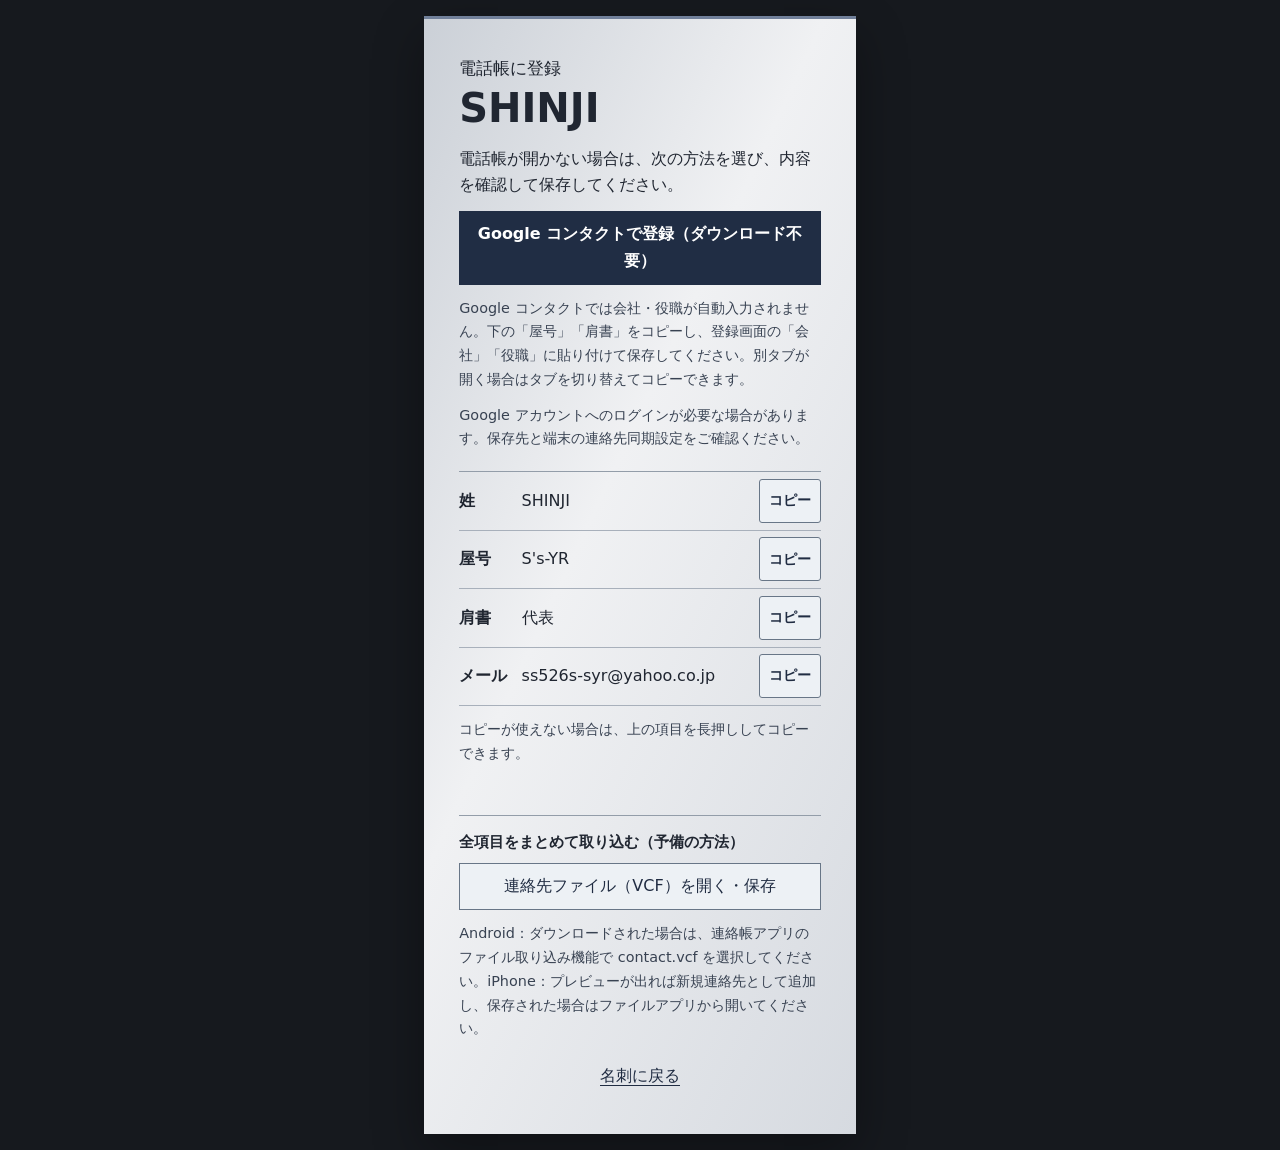
<file: shinji/contact.html>
<!doctype html>
<html lang="ja">
<head>
  <meta charset="utf-8">
  <meta name="viewport" content="width=device-width,initial-scale=1,viewport-fit=cover">
  <meta name="theme-color" content="#16191e">
  <title>SHINJIの電話帳登録 | S's-YR</title>
  <link rel="stylesheet" href="../assets/contact-import.css?v=direct-4">
  <script defer src="../assets/contact-import.js?v=direct-4"></script>
  <link rel="manifest" href="./manifest.webmanifest?v=1">

  <link rel="icon" type="image/png" sizes="96x96" href="./brand-96.png?v=share-2">
  <link rel="shortcut icon" href="./brand-96.png?v=share-2" type="image/png">
  <link rel="apple-touch-icon" href="./logo-spectrum.webp">
  <meta property="og:site_name" content="S's-YR">
  <meta property="og:type" content="website">
  <meta property="og:title" content="S's-YR | デジタル名刺">
  <meta property="og:description" content="S's-YRのデジタル名刺・ご連絡">
  <meta property="og:image" content="https://mumei-s.github.io/ssyr-business-card/shinji/logo-silver.webp?v=share-2">
  <meta property="og:image:type" content="image/webp">
  <meta property="og:image:width" content="256">
  <meta property="og:image:height" content="256">
  <meta property="og:image:alt" content="S's-YR 銀白ロゴ">
  <meta property="og:url" content="https://mumei-s.github.io/ssyr-business-card/shinji/contact.html">
</head>
<body class="contact-page">
  <main class="contact-options" id="contact-options">
    <h1>電話帳に登録</h1>
    <p class="contact-name">SHINJI</p>
    <p class="contact-hint" id="fallback-hint">電話帳が開かない場合は、次の方法を選び、内容を確認して保存してください。</p>
    <nav class="contact-methods" aria-label="連絡先の登録方法">
      <a data-google-contact href="https://contacts.google.com/new?familyname=SHINJI&amp;email=ss526s-syr%40yahoo.co.jp" target="_blank" rel="noopener noreferrer" referrerpolicy="no-referrer">Google コンタクトで登録（ダウンロード不要）</a>
    </nav>
    <p class="contact-note">Google コンタクトでは会社・役職が自動入力されません。下の「屋号」「肩書」をコピーし、登録画面の「会社」「役職」に貼り付けて保存してください。別タブが開く場合はタブを切り替えてコピーできます。</p>
    <p class="contact-note">Google アカウントへのログインが必要な場合があります。保存先と端末の連絡先同期設定をご確認ください。</p>
    <dl class="contact-fields">
      <div><dt>姓</dt><dd>SHINJI</dd></div>
      <div><dt>屋号</dt><dd>S's-YR</dd></div>
      <div><dt>肩書</dt><dd>代表</dd></div>
      <div><dt>メール</dt><dd>ss526s-syr@yahoo.co.jp</dd></div>
    </dl>
    <p class="contact-note">コピーが使えない場合は、上の項目を長押ししてコピーできます。</p>
    <p class="contact-note contact-copy-status" data-copy-status role="status" aria-live="polite"></p>
    <section class="contact-last-resort" aria-label="ファイルを使った登録方法">
      <h2>全項目をまとめて取り込む（予備の方法）</h2>
      <a data-vcard-contact href="./contact.vcf" type="text/vcard">連絡先ファイル（VCF）を開く・保存</a>
      <p class="contact-note">Android：ダウンロードされた場合は、連絡帳アプリのファイル取り込み機能で contact.vcf を選択してください。iPhone：プレビューが出れば新規連絡先として追加し、保存された場合はファイルアプリから開いてください。</p>
    </section>
    <a class="contact-back" href="./">名刺に戻る</a>
  </main>
</body>
</html>
</file>
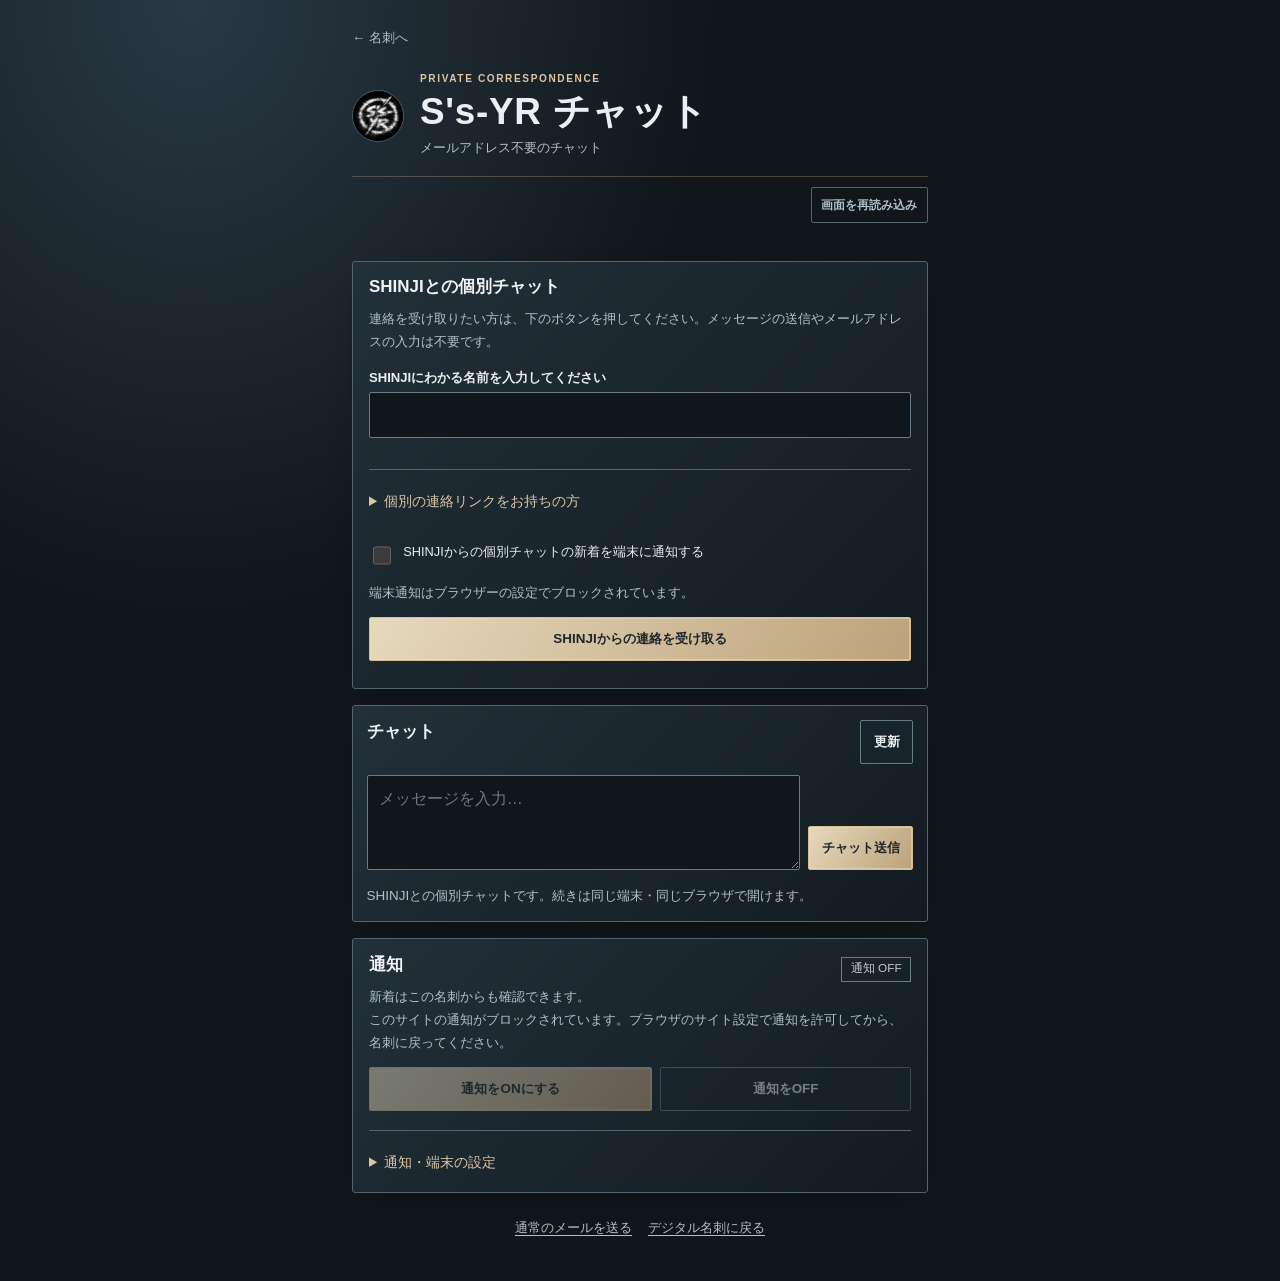
<file: shinji/notices.html>
<!doctype html>
<html lang="ja"><head><meta charset="utf-8"><meta name="viewport" content="width=device-width,initial-scale=1,viewport-fit=cover"><meta name="theme-color" content="#101417"><meta name="robots" content="noindex,nofollow"><meta name="referrer" content="no-referrer"><meta http-equiv="Content-Security-Policy" content="default-src 'self'; script-src 'self'; style-src 'self'; img-src 'self' data:; connect-src 'self' https://slamzhgsawfnmwlejgqp.supabase.co; object-src 'none'; base-uri 'none'; form-action 'none'"><title>チャット | S's-YR</title><link rel="manifest" href="./manifest.webmanifest?v=badge-2"><link rel="apple-touch-icon" href="./logo-spectrum.webp"><link rel="stylesheet" href="./notices.css?v=chat-game-1"><script src="./notice-common.js?v=notify-default-1" defer></script><script src="./announcement-push.js?v=notify-default-1" defer></script><script src="./chat-unread.js?v=card-badge-1" defer></script><script src="./announcement.js?v=teaser-1" defer></script><script src="./game-entry.js?v=chat-game-1" defer></script><script src="./notices.js?v=chat-game-1" defer></script>
  <link rel="icon" type="image/png" sizes="96x96" href="./brand-96.png?v=share-2">
  <link rel="shortcut icon" href="./brand-96.png?v=share-2" type="image/png">
  <meta property="og:site_name" content="S's-YR">
  <meta property="og:type" content="website">
  <meta property="og:title" content="S's-YR | 連絡室">
  <meta property="og:description" content="S's-YRのデジタル名刺・ご連絡">
  <meta property="og:image" content="https://mumei-s.github.io/ssyr-business-card/shinji/logo-silver.webp?v=share-2">
  <meta property="og:image:type" content="image/webp">
  <meta property="og:image:width" content="256">
  <meta property="og:image:height" content="256">
  <meta property="og:image:alt" content="S's-YR 銀白ロゴ">
  <meta property="og:url" content="https://mumei-s.github.io/ssyr-business-card/shinji/notices.html">
</head><body>
<main class="sheet"><header class="masthead"><a class="home" href="./">← 名刺へ</a><div class="signature"><img src="./logo-silver.webp" alt="" width="52" height="52"><div><span class="eyebrow">PRIVATE CORRESPONDENCE</span><h1>S's-YR チャット</h1><p>メールアドレス不要のチャット</p></div></div></header>
  <div class="connection-recovery"><button id="recover-page" type="button">画面を再読み込み</button></div>
  <p class="feedback" id="feedback" role="status" aria-live="polite"></p>
  <section class="panel compact-panel" id="claim-panel" hidden>
    <h2 id="claim-title">はじめまして</h2>
    <p id="claim-info">連絡を受け取りたい方は、下のボタンを押してください。メッセージの送信やメールアドレスの入力は不要です。</p>
    <form id="claim-form" novalidate>
      <label id="visitor-name-label">SHINJIにわかる名前を入力してください<input id="visitor-name" autocomplete="nickname" maxlength="100" required></label>
      <details id="invite-options" class="auth-options"><summary>個別の連絡リンクをお持ちの方</summary><label id="invite-label">連絡リンク<input id="invite" type="password" autocomplete="off" autocapitalize="none" spellcheck="false" maxlength="300"></label></details>
      <div id="claim-private-choice"><label class="check"><input type="checkbox" id="claim-private-default" checked>SHINJIからの個別チャットの新着を端末に通知する</label><p id="claim-private-default-status" class="muted" hidden></p></div>
      <label class="check" hidden><input type="checkbox" id="claim-news">MUUMEIの正式公開案内も受け取る（任意）</label>
      <button type="submit" id="claim-button" class="primary">チャットを開く</button><button type="button" id="dismiss-invite" hidden>戻る</button>
    </form>
  </section>
  <section class="panel chat-panel" id="messages" hidden>
    <div class="between"><h2>チャット <span id="chat-unread" class="state" hidden></span></h2><button type="button" id="refresh">更新</button></div>
    <label id="thread-picker" hidden>この端末の会話<select id="thread-select"></select></label>
    <div id="chat-announcement" hidden>
      <article id="chat-announcement-message" class="bubble theirs" hidden>
        <span class="bubble-name">SHINJI</span>
        <h3 id="chat-announcement-title" hidden></h3>
        <p id="chat-announcement-body" class="message-body"></p>
      </article>
      <p id="chat-announcement-status" role="status"></p>
      <button type="button" id="chat-announcement-retry" hidden>もう一度読み込む</button>
      <a href="./#announcement" id="chat-announcement-back" hidden>名刺トップのメッセージを確認する</a>
    </div>
    <section id="chat-game" aria-labelledby="chat-game-title" hidden>
      <h3 id="chat-game-title">SHINJIからのゲーム</h3>
      <p id="chat-game-message" class="message-body"></p>
      <a id="chat-game-url" target="_blank" rel="noopener noreferrer"></a>
    </section>
    <div id="chat-accepted" class="chat-accepted" role="status" hidden>
      <h3>招待を受け取りました</h3>
      <p>メッセージの入力・送信は不要です。SHINJIからの連絡はここに届きます。</p>
    </div>
    <div id="message-list" class="chat-messages" role="log" aria-live="polite" hidden></div>
    <button type="button" id="chat-compose-open" class="subtle" aria-controls="chat-form" hidden>自分からメッセージを書く</button>
    <form id="chat-form" class="chat-composer" hidden>
      <label class="sr-only" for="chat-body">メッセージ</label>
      <textarea id="chat-body" rows="3" maxlength="2000" placeholder="メッセージを入力…" required></textarea>
      <button type="submit" id="chat-send" class="primary">チャット送信</button>
    </form>
    <p class="muted">SHINJIとの個別チャットです。続きは同じ端末・同じブラウザで開けます。</p>
  </section>
  <section class="panel compact-panel" id="settings-panel" hidden>
    <div class="between"><h2 id="recipient-name">通知</h2><span class="state" id="notice-state">確認中</span></div>
    <p id="push-guide">SHINJIからの新着をこの端末で受け取るには、この会話の通知をONにしてください。</p>
    <p id="device-guide" hidden></p>
    <div class="actions"><button type="button" id="enable" class="primary" disabled>通知をONにする</button><button type="button" id="stop" disabled>通知をOFF</button></div>
    <details class="auth-options"><summary>通知・端末の設定</summary>
      <button type="button" id="test" disabled>テスト通知</button>
      <label class="check"><input type="checkbox" id="news">MUUMEIの正式公開のお知らせも受け取る（任意）</label>
      <button type="button" class="subtle" id="disconnect">この端末の連絡登録を解除</button>
    </details>
  </section>
  <footer><a href="mailto:ss526s-syr@yahoo.co.jp">通常のメールを送る</a><a href="./">デジタル名刺に戻る</a></footer>
</main></body></html>
</file>
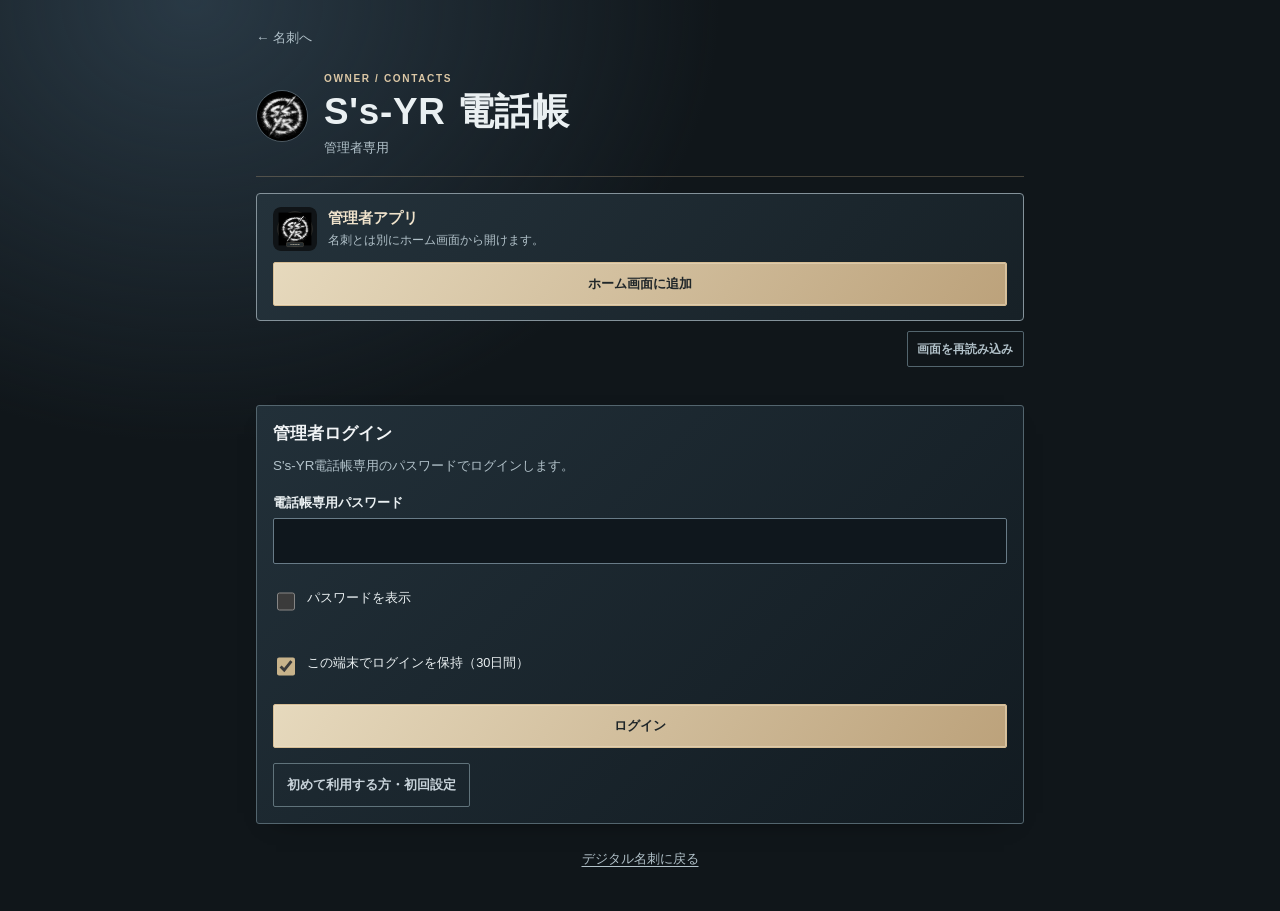
<file: shinji/owner.html>
<!doctype html>
<html lang="ja"><head><meta charset="utf-8"><meta name="viewport" content="width=device-width,initial-scale=1,viewport-fit=cover"><meta name="theme-color" content="#101417"><meta name="robots" content="noindex,nofollow"><meta name="referrer" content="no-referrer"><meta http-equiv="Content-Security-Policy" content="default-src 'self'; script-src 'self'; style-src 'self'; img-src 'self' data:; connect-src 'self' https://slamzhgsawfnmwlejgqp.supabase.co; object-src 'none'; base-uri 'none'; form-action 'none'"><title>管理者専用電話帳 | S's-YR</title><link rel="apple-touch-icon" href="./logo-spectrum.webp"><link rel="stylesheet" href="./notices.css?v=business-inbox-2"><script src="./notice-common.js?v=private-chat-1" defer></script><script src="./invite-qr.js?v=1" defer></script><script src="./owner.js?v=business-inbox-2" defer></script>
  <link rel="icon" type="image/png" sizes="96x96" href="./brand-96.png?v=share-2">
  <link rel="shortcut icon" href="./brand-96.png?v=share-2" type="image/png">
  <meta property="og:site_name" content="S's-YR">
  <meta property="og:type" content="website">
  <meta property="og:title" content="S's-YR | 管理者専用">
  <meta property="og:description" content="S's-YRのデジタル名刺・ご連絡">
  <meta property="og:image" content="https://mumei-s.github.io/ssyr-business-card/shinji/logo-silver.webp?v=share-2">
  <meta property="og:image:type" content="image/webp">
  <meta property="og:image:width" content="256">
  <meta property="og:image:height" content="256">
  <meta property="og:image:alt" content="S's-YR 銀白ロゴ">
  <meta property="og:url" content="https://mumei-s.github.io/ssyr-business-card/shinji/owner.html">
</head><body>
<main class="sheet owner-sheet"><header class="masthead"><a class="home" href="./">← 名刺へ</a><div class="signature"><img src="./logo-silver.webp" alt="" width="52" height="52"><div><span class="eyebrow">OWNER / CONTACTS</span><h1>S's-YR 電話帳</h1><p>管理者専用</p></div></div></header>
  <section class="owner-install-panel" id="owner-install"><div class="owner-install-copy"><img src="./owner/icon.svg" width="44" height="44" alt=""><div><strong>管理者アプリ</strong><p>名刺とは別にホーム画面から開けます。</p></div></div><a class="button primary" id="owner-app-link" href="./owner/?v=flow-fix-1">ホーム画面に追加</a></section>
  <div class="connection-recovery"><button id="recover-page" type="button">画面を再読み込み</button></div>
  <p class="feedback" id="feedback" role="status" aria-live="polite"></p>
  <section class="panel" id="login-panel">
    <h2>管理者ログイン</h2>
    <p class="auth-intro">S's-YR電話帳専用のパスワードでログインします。</p>
    <form id="login-form">
      <label>電話帳専用パスワード<input id="login-password" type="password" autocomplete="current-password" required minlength="12" maxlength="72"></label>
      <label class="check"><input id="show-login-password" type="checkbox">パスワードを表示</label>
      <label class="check"><input id="remember-owner" type="checkbox" checked>この端末でログインを保持（30日間）</label>
      <button class="primary" type="submit">ログイン</button>
    </form>
    <button id="owner-reconnect" type="button" hidden>保存済みログインで再接続</button>
    <button id="show-setup" type="button" class="subtle">初めて利用する方・初回設定</button>
  </section>
  <section class="panel" id="setup-panel" hidden>
    <h2>電話帳専用パスワードを設定</h2>
    <p class="auth-intro">この設定はS's-YR電話帳専用です。MUUMEIのアカウントには影響しません。</p>
    <form id="setup-form">
      <label id="setup-code-label">初回設定コード<input id="setup-code" type="password" autocomplete="off" autocapitalize="characters" spellcheck="false" required minlength="20" maxlength="20"></label>
      <label>新しいパスワード（12文字以上）<input id="setup-password" type="password" autocomplete="new-password" required minlength="12" maxlength="72"></label>
      <label>確認のため再入力<input id="setup-confirm" type="password" autocomplete="new-password" required minlength="12" maxlength="72"></label>
      <label class="check"><input id="show-setup-password" type="checkbox">パスワードを表示</label>
      <label class="check"><input id="remember-setup" type="checkbox" checked>この端末でログインを保持（30日間）</label>
      <button class="primary" type="submit">設定して電話帳を開く</button>
      <button id="back-to-login" type="button">ログイン画面に戻る</button>
    </form>
  </section>
  <div id="owner-console" hidden>
    <section class="panel" id="owner-acceptances" aria-labelledby="owner-acceptances-title" aria-live="polite" hidden>
      <h2 id="owner-acceptances-title">新しい相談・招待の受け取り</h2>
      <div id="owner-acceptance-list"></div>
    </section>
    <section class="panel compact-panel" aria-label="管理者通知">
      <div class="between"><h2>管理者通知 <span id="owner-push-state" class="state">確認中</span></h2><button id="logout" type="button">ログアウト</button></div>
      <p id="owner-session-status" class="muted" aria-live="polite"></p>
      <p id="owner-push-guide" class="muted">招待の受け取りと新着メッセージをこの端末に通知します。</p>
      <div class="actions"><button id="owner-push-on" type="button" class="primary" disabled>管理者通知をON</button><button id="owner-push-test" type="button" disabled>テスト</button><button id="owner-push-off" type="button" disabled>OFF</button></div>
      
    </section>
    <details class="panel auth-options" id="owner-game-panel">
      <summary>ひかり専用ゲーム</summary>
      <p>SHINJIの名刺で、ひかりさんと確認できた会話を1件選んでください。その会話を受け取ったブラウザーでゲームを開けます。</p>
      <p id="owner-game-current" aria-live="polite"></p>
      <label>受け取り済みの会話<select id="owner-game-contact" disabled><option value="">会話を選んでください</option></select></label>
      <div class="actions">
        <button type="button" class="primary" id="owner-game-allow" disabled>この会話にゲームを許可</button>
        <button type="button" id="owner-game-remove" hidden>ゲームの許可を解除</button>
        <button type="button" id="owner-game-reload">設定を更新</button>
      </div>
      <p class="muted" id="owner-game-status" role="status"></p>
    </details>
    <details class="panel owner-announcement" id="owner-announcement-panel">
      <summary>SHINJI名刺トップのメッセージ</summary>
      <p>SHINJIの名刺を開いた方に、見出しと本文の冒頭が表示されます。全文は受け取り設定を済ませた方がそれぞれのチャットで読めます。掲載すると、名刺の新着通知を希望した端末に見出しを送ります。</p>
      <div class="between"><h3>現在の掲載内容</h3><button id="owner-announcement-reload" type="button">掲載状況を更新</button></div>
      <div id="owner-announcement-current"></div>
      <p id="owner-announcement-delivery" aria-live="polite"></p>
      <form id="owner-announcement-form">
        <label>見出し（60文字まで）<input id="owner-announcement-title" maxlength="60" required disabled></label>
        <label>チャットで読める本文（500文字まで）<textarea id="owner-announcement-body" rows="3" maxlength="500" required disabled></textarea></label>
        <div class="announcement-preview" id="owner-announcement-preview" hidden><h3>掲載したときの名刺トップ</h3><strong id="owner-announcement-preview-title"></strong><p id="owner-announcement-preview-body"></p></div>
        <div class="actions"><button type="submit" class="primary" id="owner-announcement-publish" disabled>掲載して通知する</button><button type="button" id="owner-announcement-withdraw" hidden>掲載を取り下げる</button></div>
      </form>
      <p class="feedback" id="owner-announcement-status" role="status" aria-live="polite"></p>
    </details>
    <section class="panel"><div class="between"><h2 id="list-title">チャット <span id="contact-count"></span></h2><button id="reload" type="button">更新</button></div>
      <div class="tabs-simple" role="group" aria-label="管理画面の切替"><button id="tab-chats" type="button" aria-pressed="true">チャット <span id="unread-count"></span></button><button id="tab-contacts" type="button" aria-pressed="false">電話帳</button></div>
      <p id="chat-list-guide" class="muted">事業用のご相談とSHINJI宛てのチャットが届きます。相手の名前を押すと、その人に返信できます。</p>
      <div class="actions"><button id="new-chat" type="button" class="primary" aria-expanded="false" aria-controls="new-chat-form">SHINJIの専用リンクで招待する</button></div>
      <form id="new-chat-form" hidden>
        <label>相手の呼び名（管理用・任意）<input id="new-chat-name" maxlength="100" autocomplete="off"></label>
        <label>最初のメッセージ<textarea id="new-chat-body" rows="3" maxlength="2000" required></textarea></label>
        <div class="actions"><button type="submit" class="primary">メッセージを保存してリンクを作る</button><button type="button" id="cancel-new-chat">閉じる</button></div>
      </form>
      <div class="actions"><button id="new-contact" type="button" class="primary" hidden>＋ 連絡先を追加</button></div>
      <div class="owner-contact-filters"><label>名刺で絞り込み<select id="edition-filter"><option value="">すべての名刺</option><option value="business">S's-YR（事業用）</option><option value="shinji">SHINJI（個人用）</option></select></label>
      <label>検索<input id="search" type="search" placeholder="名前・メール・電話番号"></label></div><div id="contacts"></div>
    </section>
    <section class="panel" id="edit-panel" hidden><h2 id="edit-title">連絡先を追加</h2>
      <form id="contact-form"><label>名前<input id="contact-name" required maxlength="100" autocomplete="off"></label><label>メール<input id="contact-email" type="email" maxlength="254" autocomplete="off"></label><label>電話番号<input id="contact-phone" type="tel" maxlength="50" autocomplete="off"></label><label>メモ<textarea id="contact-memo" maxlength="500" rows="2"></textarea></label><button class="primary" type="submit">保存する</button></form>
    </section>
    <section class="panel" id="selected-panel" hidden>
      <p id="selected-edition"></p>
      <div class="between"><h2 id="selected-name"></h2><span class="state" id="selected-state"></span></div>
      <button id="hide-selected" type="button" hidden>解除済みのチャットを一覧から消す</button>
      <div id="invite-handoff" class="invite-handoff" hidden>
        <p>この会話を受け取るには、相手本人に専用QRを読み取ってもらうか、リンクを共有してください。</p>
        <button type="button" id="show-invite" class="primary" aria-expanded="false" aria-controls="invite-panel">専用QRを表示</button>
        <div id="invite-panel" hidden>
          <canvas id="invite-qr" role="img" aria-label="選択中の相手がチャットを受け取るための専用QRコード"></canvas>
          <p id="invite-qr-unavailable" hidden>QRを表示できません。下のリンクを共有してください。</p>
          <label>相手本人に渡すリンク<input id="invite-link" readonly></label>
          <div class="actions"><button id="copy-invite" type="button">リンクをコピー</button><button id="share-invite" type="button" class="primary">共有する</button></div>
          <p class="muted">7日間・1回限り。相手のスマホで「チャットを開く」を押すと受け取れます。</p>
        </div>
      </div>
      <div class="actions"><a id="mail-contact" class="button" hidden>通常のメール</a><a id="call-contact" class="button" hidden>電話する</a><button id="promote-contact" type="button" hidden>電話帳に追加</button></div>
      <div id="history-panel"><h3>会話</h3><div id="history" class="chat-messages" role="log" aria-live="polite"></div><div class="actions"><button id="history-prev" type="button" disabled>新しい履歴</button><button id="history-next" type="button" disabled>古い履歴</button></div></div>
      <div id="send-panel" hidden><form id="send-form" class="chat-composer"><input id="message-title" type="hidden" value="チャット"><label class="sr-only" for="message-body">メッセージ</label><textarea id="message-body" rows="3" required maxlength="2000" placeholder="チャットメッセージを入力…"></textarea><button class="primary" type="submit">チャット送信</button></form></div>
      <details class="auth-options"><summary>相手との接続設定</summary><div class="actions"><button id="reissue" type="button">個別チャットリンクを発行</button><button id="revoke" type="button">端末の接続を解除</button></div></details>
    </section>
    <details class="panel auth-options" id="muumei-panel"><summary>MUUMEI正式公開の案内</summary><p>希望者へ正式公開後に一度だけ配信します。</p><button type="button" id="muumei-send" disabled>希望者に案内を送る</button><p id="muumei-state"></p></details>
  </div><footer><a href="./">デジタル名刺に戻る</a></footer>
</main></body></html>
</file>
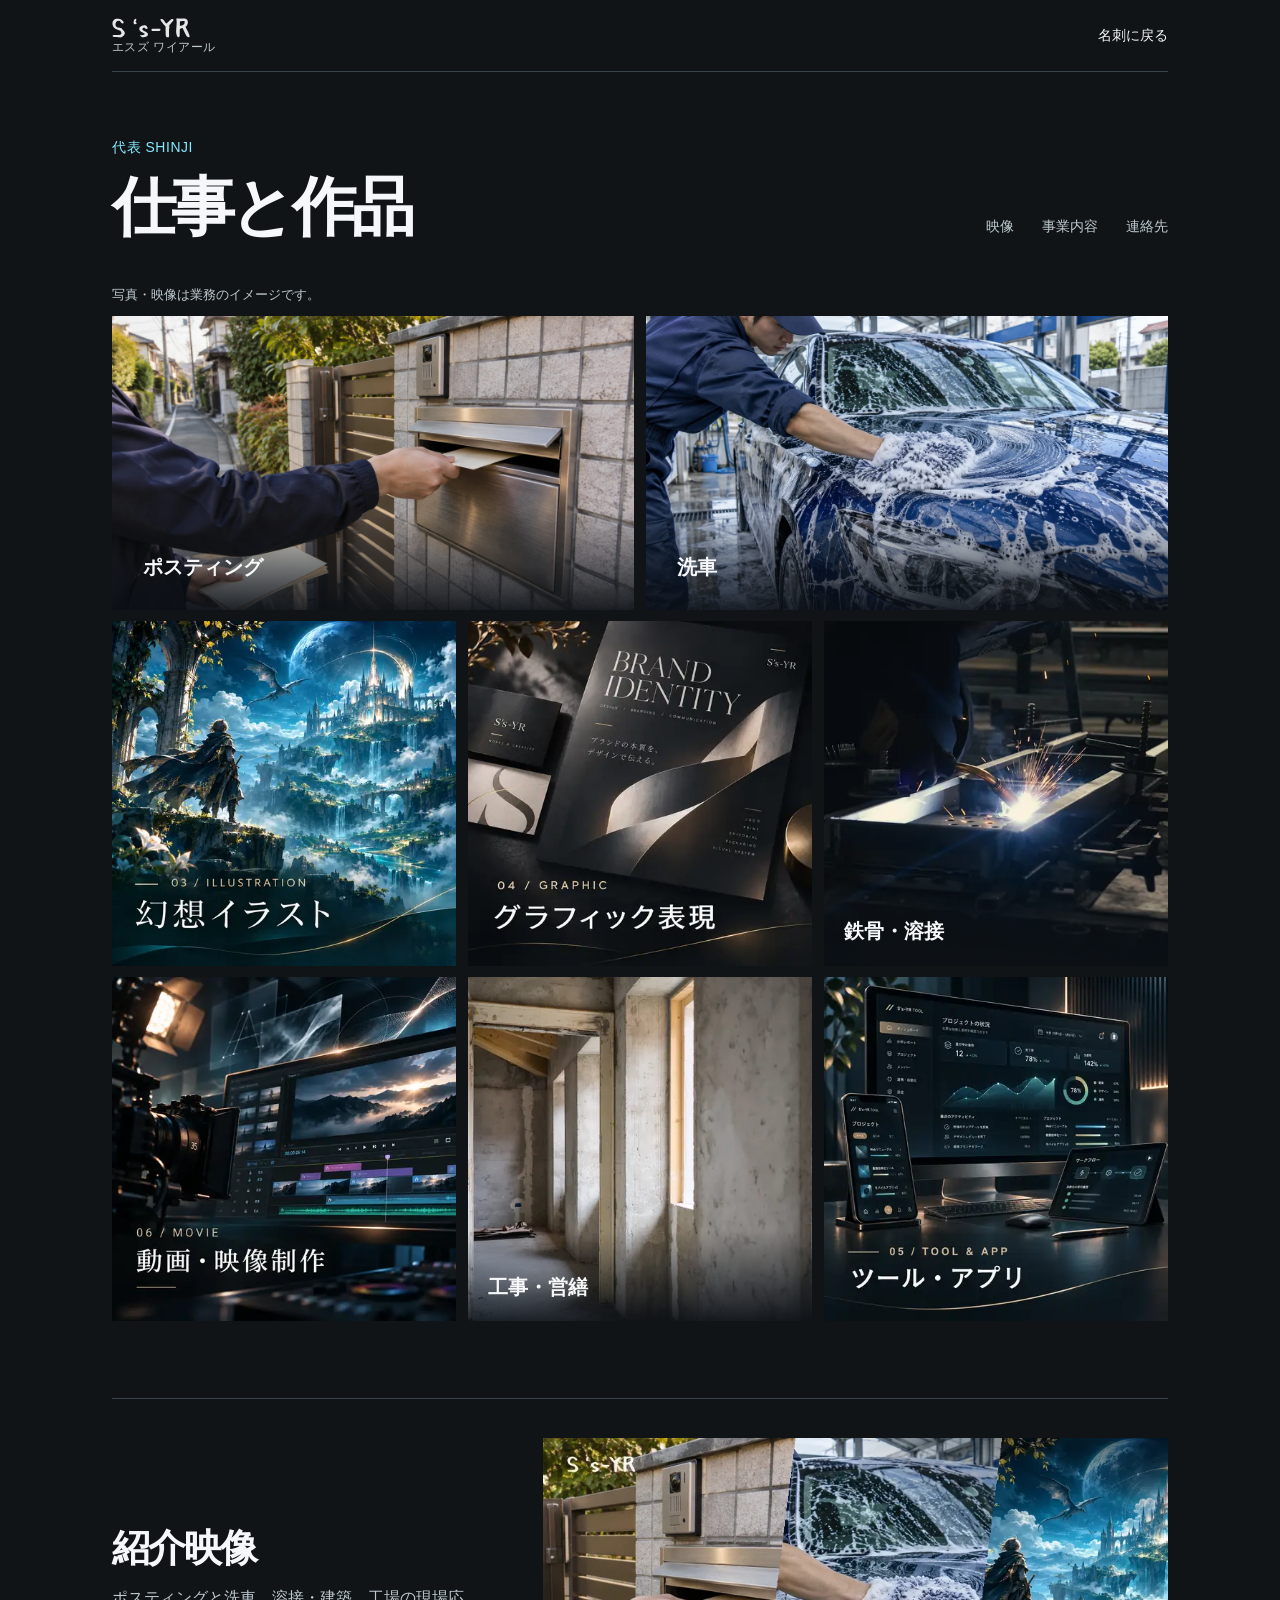
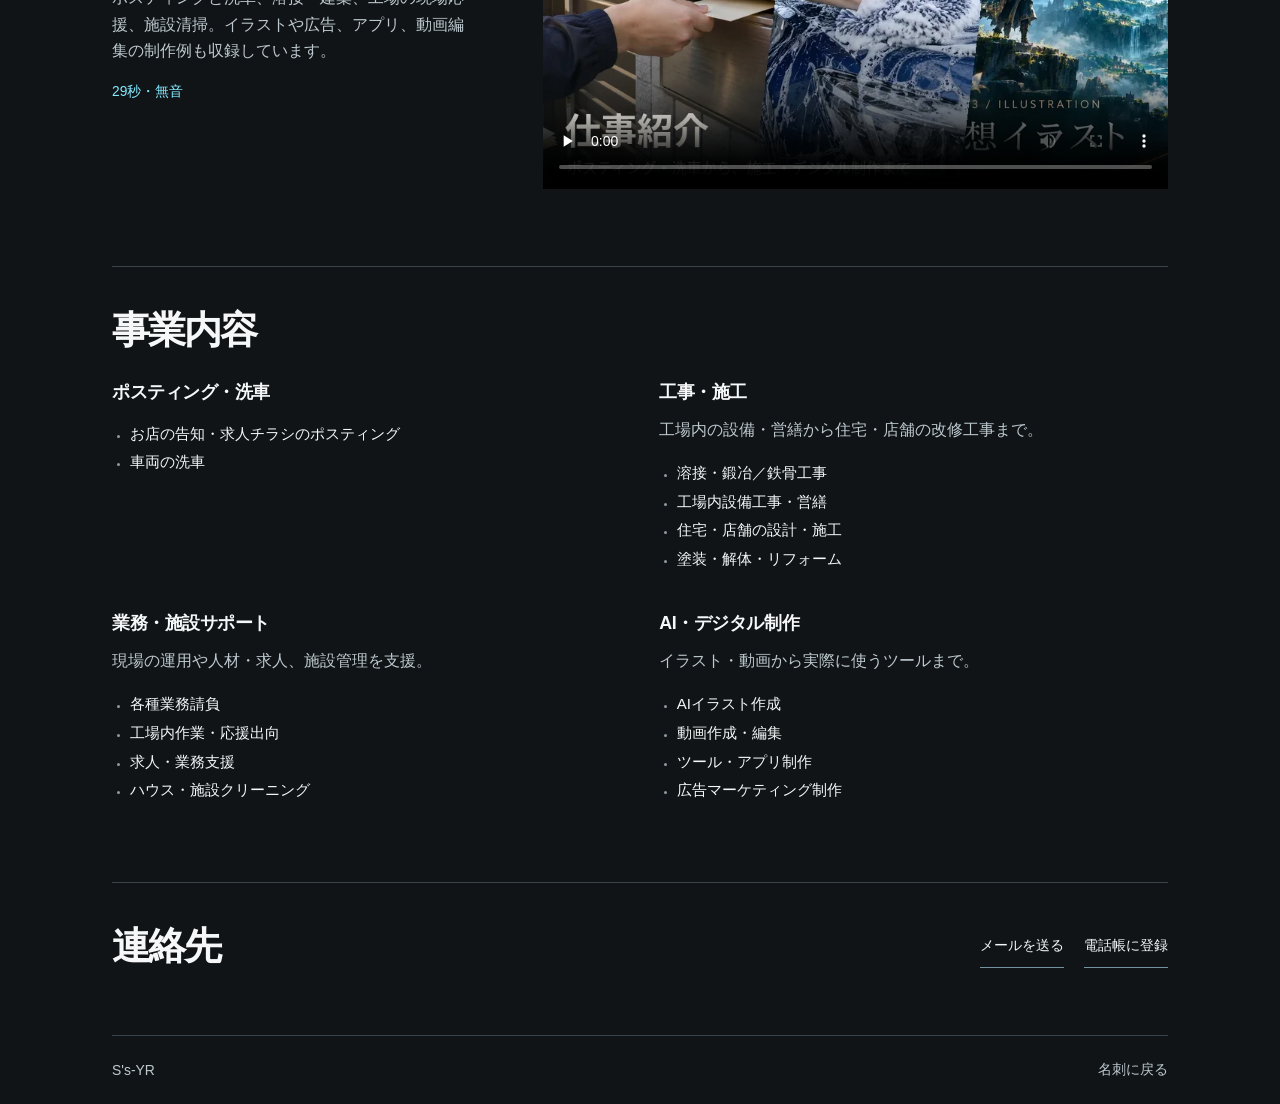
<file: shinji/works.html>
<!doctype html>
<html lang="ja">
<head>
  <meta charset="utf-8">
  <meta name="viewport" content="width=device-width,initial-scale=1,viewport-fit=cover">
  <meta name="theme-color" content="#101417">
  <meta name="robots" content="noindex,nofollow">
  <meta name="description" content="S's-YR（エスズ ワイアール）のSHINJIが手がける業務とデジタル制作。ポスティング、洗車、工事・施工、業務支援と作品を紹介します。">
  <title>S's-YR | SHINJIの仕事と作品</title>
  <link rel="stylesheet" href="./works.css?v=studio">
<link rel="stylesheet" href="../assets/contact-import.css?v=direct-4">
  <script src="../assets/contact-import.js?v=direct-4" defer data-contact-name="SHINJI" data-contact-edition="shinji"></script>
  <link rel="manifest" href="./manifest.webmanifest?v=1">

  <link rel="icon" type="image/png" sizes="96x96" href="./brand-96.png?v=share-2">
  <link rel="shortcut icon" href="./brand-96.png?v=share-2" type="image/png">
  <link rel="apple-touch-icon" href="./logo-spectrum.webp">
  <meta property="og:site_name" content="S's-YR">
  <meta property="og:type" content="website">
  <meta property="og:title" content="S's-YR | 仕事と作品">
  <meta property="og:description" content="S's-YRのデジタル名刺・ご連絡">
  <meta property="og:image" content="https://mumei-s.github.io/ssyr-business-card/shinji/logo-silver.webp?v=share-2">
  <meta property="og:image:type" content="image/webp">
  <meta property="og:image:width" content="256">
  <meta property="og:image:height" content="256">
  <meta property="og:image:alt" content="S's-YR 銀白ロゴ">
  <meta property="og:url" content="https://mumei-s.github.io/ssyr-business-card/shinji/works.html">
</head>
<body>
  <header class="bar">
    <a class="signature" href="./" aria-label="S's-YR（エスズ ワイアール） SHINJIの名刺">
      <img src="../assets/lettering/wordmark.svg" width="361" height="89" alt="S's-YR"><span>エスズ ワイアール</span>
    </a>
    <a class="return" href="./">名刺に戻る</a>
  </header>

  <main class="sheet">
    <section class="gallery-section" id="gallery" aria-labelledby="gallery-title">
      <div class="opening">
        <div><p class="name">代表 SHINJI</p><h1 id="gallery-title">仕事と作品</h1></div>
        <nav aria-label="ページ内の移動">
          <a href="#film">映像</a>
          <a href="#services">事業内容</a>
          <a href="#contact">連絡先</a>
        </nav>
      </div>
      <p class="image-note">写真・映像は業務のイメージです。</p>
      <div class="gallery">
        <button class="photo wide" id="posting" type="button" data-full="./work-posting.webp">
          <img fetchpriority="high" decoding="async" width="1280" height="720" src="./work-posting.webp" alt="ポストへチラシを配布するポスティング業務のイメージ写真">
          <span>ポスティング</span>
        </button>
        <button class="photo wide" id="carwash" type="button" data-full="./work-carwash.webp">
          <img decoding="async" width="1280" height="720" src="./work-carwash.webp" alt="車のボディーを洗浄する洗車業務のイメージ写真">
          <span>洗車</span>
        </button>
        <button type="button" data-full="../assets/portfolio-fantasy-hd.webp">
          <img loading="lazy" decoding="async" width="480" height="480" src="../assets/portfolio-fantasy.webp" alt="光るクリスタル都市のAIイラスト">
          <span>幻想イラスト</span>
        </button>
        <button type="button" data-full="../assets/portfolio-graphic-hd.webp">
          <img loading="lazy" decoding="async" width="480" height="480" src="../assets/portfolio-graphic.webp" alt="ロゴと印刷物を組み合わせたブランドデザインの作例">
          <span>グラフィック</span>
        </button>
        <button class="photo" type="button" data-full="../assets/photo-welding-large.webp">
          <img loading="lazy" decoding="async" width="480" height="480" src="../assets/photo-welding.webp" alt="溶接作業のイメージ写真">
          <span>鉄骨・溶接</span>
        </button>
        <button type="button" data-full="../assets/portfolio-film-hd.webp">
          <img loading="lazy" decoding="async" width="480" height="480" src="../assets/portfolio-film.webp" alt="映像制作スタジオのイメージ">
          <span>映像制作</span>
        </button>
        <button class="photo" type="button" data-full="../assets/photo-architecture-large.webp">
          <img loading="lazy" decoding="async" width="480" height="480" src="../assets/photo-architecture.webp" alt="工事中の空間のイメージ写真">
          <span>工事・営繕</span>
        </button>
        <button type="button" data-full="../assets/portfolio-app-hd.webp">
          <img loading="lazy" decoding="async" width="480" height="480" src="../assets/portfolio-app.webp" alt="制作ツールの画面デザイン">
          <span>アプリ・ツール</span>
        </button>
      </div>
    </section>

    <section class="block film" id="film" aria-labelledby="film-title">
      <div>
        <h2 id="film-title">紹介映像</h2>
        <p>ポスティングと洗車、溶接・建築、工場の現場応援、施設清掃。イラストや広告、アプリ、動画編集の制作例も収録しています。</p>
        <span class="duration">29秒・無音</span>
      </div>
      <video controls playsinline preload="none" width="832" height="468" aria-label="S's-YRの事業紹介・無音" poster="./field-poster.webp">
        <source src="./field-film.mp4" type="video/mp4">
        動画を再生できません。
      </video>
    </section>

    <section class="block" id="services" aria-labelledby="services-title">
      <h2 id="services-title">事業内容</h2>
      <div class="services">
        <article>
          <h3>ポスティング・洗車</h3>
          <ul>
            <li>お店の告知・求人チラシのポスティング</li>
            <li>車両の洗車</li>
          </ul>
        </article>
        <article>
          <h3>工事・施工</h3>
          <p>工場内の設備・営繕から住宅・店舗の改修工事まで。</p>
          <ul>
            <li>溶接・鍛冶／鉄骨工事</li>
            <li>工場内設備工事・営繕</li>
            <li>住宅・店舗の設計・施工</li>
            <li>塗装・解体・リフォーム</li>
          </ul>
        </article>
        <article>
          <h3>業務・施設サポート</h3>
          <p>現場の運用や人材・求人、施設管理を支援。</p>
          <ul>
            <li>各種業務請負</li>
            <li>工場内作業・応援出向</li>
            <li>求人・業務支援</li>
            <li>ハウス・施設クリーニング</li>
          </ul>
        </article>
        <article>
          <h3>AI・デジタル制作</h3>
          <p>イラスト・動画から実際に使うツールまで。</p>
          <ul>
            <li>AIイラスト作成</li>
            <li>動画作成・編集</li>
            <li>ツール・アプリ制作</li>
            <li>広告マーケティング制作</li>
          </ul>
        </article>
      </div>
    </section>

    <section class="block contact" id="contact" aria-labelledby="contact-title">
      <h2 id="contact-title">連絡先</h2>
      <div class="links">
        <a href="mailto:ss526s-syr@yahoo.co.jp">メールを送る</a>
        <a href="./contact.html" data-add-contact>電話帳に登録</a>
      </div>
    </section>
  </main>
  <footer class="bar">
    <span class="footer-brand">S's-YR</span>
    <a class="return" href="./">名刺に戻る</a>
  </footer>

  <dialog aria-labelledby="viewer-title" id="viewer">
    <div class="viewer-head">
      <span id="viewer-title">作品の拡大表示</span>
      <button type="button" id="close-viewer" autofocus>閉じる</button>
    </div>
    <img id="large-image" alt="">
  </dialog>
  <script>
    const viewer = document.querySelector('#viewer');
    const artwork = document.querySelector('#large-image');
    const caption = document.querySelector('#viewer-title');

    for (const button of document.querySelectorAll('[data-full]')) {
      button.addEventListener('click', () => {
        artwork.src = button.dataset.full;
        artwork.alt = button.querySelector('img').alt;
        caption.textContent = button.querySelector('span').textContent;
        viewer.showModal();
      });
    }
    document.querySelector('#close-viewer').addEventListener('click', () => viewer.close());
    viewer.addEventListener('click', event => {
      if (event.target !== viewer) return;
      const bounds = viewer.getBoundingClientRect();
      if (event.clientX < bounds.left || event.clientX > bounds.right || event.clientY < bounds.top || event.clientY > bounds.bottom) viewer.close();
    });
  </script>
</body>
</html>
</file>
<file: assets/site.css>
:root {
  color-scheme: dark;
  --ground: #10100f;
  --ink: #f4f0e8;
  --secondary: #c7c3b9;
  --gold: #ddc18b;
  --rule: #534a39;
  --metal: linear-gradient(110deg, #826638, #c5a263 32%, #ecd7a4 53%, #a58a53 78%, #79623b);
  --serif: "Yu Mincho", "Hiragino Mincho ProN", "Noto Serif JP", serif;
  --sans: system-ui, -apple-system, "Hiragino Kaku Gothic ProN", "Noto Sans JP", sans-serif;
}
*, *::before, *::after { box-sizing: border-box; }
html { scroll-behavior: smooth; }
body { margin: 0; background: var(--ground); color: var(--ink); font: 1rem/1.75 var(--sans); -webkit-font-smoothing: antialiased; }
img, video { display: block; max-width: 100%; }
a { color: inherit; }
button { font: inherit; cursor: pointer; }
a:focus-visible, button:focus-visible { outline: 3px solid #ebc981; outline-offset: 3px; }
.wrap { width: min(1160px, calc(100% - 48px)); margin-inline: auto; }

header {
  min-height: 78px; display: flex; align-items: center; justify-content: space-between;
  gap: 20px; padding-block: 12px;
}
header .wordmark img { filter: brightness(0) invert(80%); }
header a { text-decoration: none; font-size: .875rem; }
.top-right, .footer-right { display: flex; align-items: center; gap: 22px; }
.top-right a:hover, .footer-right a:hover, header a:hover { color: var(--gold); }
.top-pill { padding: 6px 18px; border: 1px solid #847351; }

.hero {
  position: relative; isolation: isolate; overflow: hidden;
  padding: clamp(50px, 6vw, 92px) 0;
  border-block: 1px solid #504630;
  background: radial-gradient(ellipse at 75% 31%, #29261d 0%, transparent 54%), linear-gradient(115deg, #10100f, #151513 55%, #0e0e0d);
}
.hero::before {
  content: ""; position: absolute; z-index: -1; pointer-events: none; inset: 0;
  background: repeating-radial-gradient(ellipse at 96% -65%, transparent 0 38px, #c6a36430 38px 39px, transparent 39px 47px);
  mask-image: linear-gradient(235deg, #000, transparent 65%);
}
.hero::after { content: ""; position: absolute; right: 0; left: 0; top: 0; height: 2px; background: var(--metal); }
.business-card a:focus-visible { outline-color: #614b23; }
.hero-top { display: grid; grid-template-columns: .85fr 1.2fr; gap: clamp(25px, 5vw, 78px); align-items: center; }
.intro { container-type: inline-size; }
.eyebrow, .number, .icon-row, .panel > small {
  color: var(--gold); font: 700 .7rem/1.4 var(--sans); letter-spacing: .16em;
}
.eyebrow, .number { display: flex; align-items: center; gap: 12px; }
.eyebrow::before, .number::before { content: ""; flex: none; width: 31px; height: 2px; background: var(--metal); }
.hero h1, .section-head h2, .works-page main h2, .movie-grid h3 {
  font-family: var(--serif); font-weight: 600; text-wrap: balance;
}
.hero h1 { line-height: 1.55; letter-spacing: .035em; font-size: clamp(34px, 4.5vw, 60px); margin: 22px 0; }
.intro h1 { font-size: min(9.6cqw, 54px); }
.hero p, .section-head p, .service p, .panel p, .movie-grid p, .film p { color: var(--secondary); }
.intro p, .works-page .hero p { font-size: .94rem; line-height: 2.1; margin-block: 0; }
.hero-line { height: 1px; width: min(225px, 75%); margin: 24px 0 14px; background: var(--metal); }
.small-roman { font-size: .78rem; letter-spacing: .08em; }
.small-roman strong { color: var(--gold); }

.flip-controls {
  display: flex; width: fit-content; max-width: 100%; margin: 24px auto 0; padding: 3px;
  border: 1px solid #7a6949; border-radius: 4px; background: #171714;
}
.flip-tab {
  min-height: 44px; padding: 8px clamp(12px, 2vw, 28px);
  border: 0; border-radius: 2px; background: transparent; color: #d4cdbf;
  font-weight: 600; font-size: .875rem; line-height: 1.4;
}
.flip-tab[aria-pressed="true"] {
  background: linear-gradient(120deg, #b99c60, #e1c992 48%, #c1a672); color: #211c13;
  box-shadow: inset 0 1px #f4ddae, inset 0 -1px #987f50;
}
.swipe-hint { margin: 8px 0 0; text-align: center; font-size: .75rem; letter-spacing: .04em; color: #bab4a6; }
.quick-actions, .row { margin-top: 22px; display: flex; flex-wrap: wrap; gap: 10px; }
.quick-actions { display: grid; grid-template-columns: repeat(3, minmax(0, 1fr)); }
.action, .btn {
  display: inline-flex; align-items: center; justify-content: center; gap: 8px; min-height: 48px;
  padding: 8px 16px; border: 1px solid #796b4f; background: linear-gradient(125deg, #24231e, #1c1c19);
  color: #f3efe6; text-decoration: none; font-weight: 650; font-size: .875rem; line-height: 1.4;
}
.action.primary, .btn.primary { border-color: #d3b77d; background: linear-gradient(110deg, #b7995e, #e3cc9b 48%, #bfa36c); color: #221c12; }
.action:hover, .btn:hover { box-shadow: inset 0 0 0 1px #ba9e68; }
.action svg { width: 16px; height: 16px; flex: none; fill: none; stroke: currentColor; stroke-width: 1.6; stroke-linejoin: round; stroke-linecap: round; }

section.block, .works-page main section { padding: clamp(50px, 7vw, 100px) 0; }
.section-head { margin-bottom: 28px; }
.section-head h2, .works-page main h2 { margin: 9px 0; font-size: clamp(26px, 3vw, 42px); line-height: 1.5; letter-spacing: .045em; }
.section-head p, .movie-grid p, .film p { margin: 0; font-size: .95rem; }
.service-grid, .cols { display: grid; grid-template-columns: repeat(3, minmax(0, 1fr)); gap: 18px; }
.cols { margin-top: 28px; }
.service, .panel {
  position: relative; padding: clamp(20px, 2.3vw, 32px); border: 1px solid #524a38;
  background: linear-gradient(135deg, #22211c, #191918);
}
.service::before, .panel::before { content: ""; position: absolute; top: -1px; left: 0; right: 68%; height: 2px; background: var(--metal); }
.service h3, .panel > b { display: block; margin: 12px 0 8px; font: 650 1.25rem/1.55 var(--serif); }
.service p, .panel p { margin: 0; font-size: .9rem; }
.service ul, .panel ul { margin: 20px 0 0; padding: 0; list-style: none; }
.service li, .panel li { padding: 7px 0; border-top: 1px solid #484337; font-size: .86rem; }
.portfolio, .works-page main section:nth-child(2), .works-page .contact { background: #181816; border-block: 1px solid var(--rule); }
.media-grid { display: grid; grid-template-columns: repeat(3, minmax(0, 1fr)); gap: 14px; }
.works-page .media-grid { margin-top: 24px; }
.media, .media-tile {
  position: relative; overflow: hidden; min-width: 0; aspect-ratio: 1; padding: 0;
  border: 1px solid #76674b; background: #1c1c19; color: white; cursor: zoom-in; text-align: left;
}
.media img, .media-tile img { width: 100%; height: 100%; object-fit: cover; }
.art img { object-fit: contain; }
.media:not(.art)::after, .media-tile:not(.art)::after { content: ""; position: absolute; inset: 35% 0 0; background: linear-gradient(transparent, #171717dd); pointer-events: none; }
.tile-name, .media > span { position: absolute; z-index: 1; left: 6%; bottom: 6%; }
.tile-name strong, .media > span { font-size: clamp(.9rem, 1.5vw, 1.15rem); }
.art .tile-name, .media.art span { display: none; }
.shore-pair { grid-column: 1 / -1; display: grid; grid-template-columns: repeat(2, minmax(0, 1fr)); gap: inherit; scroll-margin-top: 1rem; }
.shore-sample { display: grid; grid-template-rows: minmax(0, 1fr) auto; aspect-ratio: 1.18; max-height: 340px; background: #202421; }
.shore-sample img { object-fit: contain; }
.shore-pair .shore-sample::after { content: none; }
.shore-sample strong { display: block; padding: 7px 12px; color: var(--ink); background: #22231f; font-size: clamp(.8rem, 1.3vw, 1rem); }
.shore-pair .shore-sample:hover img, .shore-pair .shore-sample:focus-visible img { transform: none; }
.sample-jump { display: inline-flex; align-items: center; gap: .5em; min-height: 44px; color: var(--gold); text-underline-offset: .25em; }
.note { color: var(--secondary); font-size: .84rem; }
.movie-grid, .film { display: grid; grid-template-columns: .93fr 1.07fr; align-items: center; gap: clamp(24px, 4vw, 60px); }
.movie-grid { margin-top: 48px; padding-top: 40px; border-top: 1px solid var(--rule); }
.movie-grid h3 { margin: 9px 0; font-size: clamp(23px, 3vw, 36px); }
.movie-grid video, .film video { width: 100%; height: auto; aspect-ratio: 16/9; background: #10100f; border: 1px solid #86744d; }
.technical, .film p + p { margin: 12px 0 0; color: var(--gold); font-size: .8rem; font-weight: 600; }
.business-videos {
  padding: clamp(36px, 5vw, 72px) 0;
  background: #151513;
  border-top: 1px solid var(--rule);
}
.service-film-heading {
  display: flex;
  align-items: baseline;
  flex-wrap: wrap;
  gap: 4px 20px;
  margin-bottom: 22px;
}
.business-videos .service-film-heading h2 {
  margin: 0;
  font: 600 clamp(26px, 3vw, 42px)/1.5 var(--serif);
  letter-spacing: .045em;
}
.service-film-heading span { color: var(--gold); font-size: .82rem; white-space: nowrap; }
.service-film-grid {
  display: grid;
  grid-template-columns: repeat(2, minmax(0, 1fr));
  gap: clamp(24px, 3vw, 44px);
}
.service-film-grid figure { margin: 0; scroll-margin-top: 1rem; }
.service-film-grid video {
  display: block;
  width: 100%;
  height: auto;
  aspect-ratio: 16/9;
  background: var(--ground);
  border: 1px solid #86744d;
}
.service-film-grid video:focus-visible { outline: 3px solid var(--gold); outline-offset: 3px; }
.service-film-grid h3 { margin: 12px 0 3px; font: 600 1.25rem/1.55 var(--serif); }
.service-film-grid p { margin: 0; font-size: .92rem; color: var(--secondary); }
.service-chat { display: inline-flex; align-items: center; gap: .6em; min-height: 44px; margin-top: 16px; color: var(--gold); text-underline-offset: .3em; }
footer, .footer { padding-block: 32px; }
.footer-grid, .footer { display: flex; justify-content: space-between; align-items: center; gap: 20px; }
.footer-grid h3 { margin: 0 0 5px; font-size: 1.1rem; }
.footer-grid p, .footer { margin-block: 0; color: var(--secondary); font-size: .78rem; }
.footer-right a { text-underline-offset: .3em; font-size: .875rem; }
dialog { border: 1px solid #82714c; background: #1d1d19; color: var(--ink); padding: 0; max-width: min(960px, 96vw); max-height: 92dvh; box-shadow: 0 16px 60px #0009; }
dialog::backdrop { background: #080807dc; }
dialog img { width: 100%; height: auto; max-height: 72dvh; object-fit: contain; background: #121210; }
.modal-bar { display: flex; align-items: center; justify-content: space-between; gap: 12px; padding: 8px 14px; font-size: .9rem; }
dialog button { display: block; margin-left: auto; min-height: 42px; border: 1px solid #8e7d59; background: #28261f; color: var(--ink); padding: 5px 14px; }
#viewer button { margin: 8px 8px 8px auto; }

@media (max-width: 760px) {
  .wrap { width: min(580px, calc(100% - 28px)); }
  header { min-height: 64px; gap: 10px; }
  header a { font-size: .82rem; }
  .top-right { gap: 12px; }
  .top-right .top-pill { display: none; }
  .topbar .top-right { gap: clamp(6px, 2.5vw, 12px); }
  .topbar .top-right a:not(.top-pill) {
    display: inline-flex;
    align-items: center;
    min-height: 44px;
    white-space: nowrap;
  }
  .hero { padding: 28px 0 44px; }
  .hero-top { display: flex; flex-direction: column; align-items: stretch; gap: 34px; }
  .card-stage { order: -1; }
  .intro h1, .works-page .hero h1 { margin: 12px 0; font-size: clamp(26px, 7vw, 38px); }
  .intro p, .works-page .hero p { font-size: .9rem; }
  .hero-line { margin: 18px 0 10px; }
  .flip-controls { margin-top: 18px; }
  .flip-tab { font-size: .825rem; padding-inline: 15px; }
  .quick-actions { gap: 6px; margin-top: 17px; }
  .action { padding-inline: 4px; gap: 4px; font-size: clamp(11px, 3.1vw, 14px); }
  .action svg { width: 14px; height: 14px; }
  .service-grid, .cols, .movie-grid, .film { grid-template-columns: 1fr; }
  .service-film-grid { grid-template-columns: 1fr; }
  .media-grid { grid-template-columns: repeat(2, minmax(0, 1fr)); gap: 8px; }
  .footer-grid, .footer { flex-direction: column; align-items: flex-start; }
}
@media (prefers-reduced-motion: reduce) { html { scroll-behavior: auto; } }
</file>
<file: assets/card.css>
/* Both sides use the original lettering from the printed card. */
.wordmark {
  display: grid;
  justify-items: center;
  gap: 4px;
  width: 96px;
}
.wordmark img { width: 100%; height: auto; }
.wordmark img + img { width: 87%; }

.card-wrap { touch-action: pan-y; }
.business-card {
  --ink: #252423;
  --gold-ink: #5e4929;
  --foil: linear-gradient(105deg, #79633e, #c0a168 28%, #f3e1af 48%, #a1814b 76%, #715f40);
  --silver-stock: linear-gradient(117deg, #dfdfdd, #e6e6e4 31%, #d1d1cf 69%, #c6c6c5);
  position: relative;
  width: 100%;
  aspect-ratio: 91 / 55;
  container-type: inline-size;
  color-scheme: light;
  box-shadow: 0 2px 0 #8b877e, 0 13px 22px -10px #45444170;
}
.face {
  position: absolute; inset: 0; overflow: hidden;
  color: var(--ink);
  border: 1px solid #9b9588;
}
.face-front {
  display: grid;
  grid-template-columns: 74% 26%;
  background: var(--silver-stock);
}
.face-back, .show-back .face-front { display: none; }
.show-back .face-back { display: block; }

.front-main { position: relative; }
.front-upper {
  position: absolute;
  top: 8%; left: 7.5%; right: 9%;
  display: flex; align-items: center; gap: 3cqw;
}
.front-role { width: 9.3cqw; height: auto; }
.front-rule { flex: 1; height: 1px; background: var(--foil); }
.front-names {
  position: absolute;
  top: 25%; left: 7.5%;
  width: 53cqw; height: auto;
}
.front-btm { position: absolute; left: 7.5%; right: 7%; bottom: 7%; }
.front-desc {
  padding-bottom: 1.1cqw; margin-bottom: 1.6cqw;
  border-bottom: 1px solid #9a8b71;
  font: 650 2.22cqw/1.5 system-ui, sans-serif;
}
.front-contact { display: grid; gap: 1.15cqw; }
.front-contact a {
  display: flex; align-items: center; gap: 1.6cqw;
  width: fit-content; color: var(--ink); text-decoration: none;
}
.front-contact svg {
  width: 2.7cqw; height: 2.7cqw;
  fill: none; stroke: var(--gold-ink); stroke-width: 1.7;
}
.front-contact img { height: 3.8cqw; width: auto; }
.front-contact .email-art { height: 3.9cqw; }

.front-band {
  position: relative; overflow: hidden;
  background:
    repeating-linear-gradient(0deg, transparent 0 2px, #ffffff16 2px 3px),
    linear-gradient(113deg, #adadab, #d0d0ce 23%, #e2e2e0 43%, #c6c6c4 69%, #b1b1af);
}
.front-band::before {
  content: ''; position: absolute; inset: 0 auto 0 0;
  width: .55cqw; background: var(--foil);
  box-shadow: 1px 0 0 #ffffffa8;
}
.front-band::after {
  content: ''; position: absolute; inset: 0; pointer-events: none;
  background: repeating-radial-gradient(ellipse at 120% 110%, transparent 0 5px, #7c756330 5px 5.6px, transparent 5.6px 8px);
  mask-image: linear-gradient(155deg, transparent 65%, #000);
}
.front-lockup {
  position: absolute; left: 50%; top: 50%;
  width: 43.5cqw; transform: translate(-50%, -50%) rotate(90deg);
  display: grid; justify-items: center; gap: 1.7cqw;
}
.front-lockup img { width: 100%; height: auto; }
.front-lockup .brand-reading { width: 80%; }

.face-back {
  background:
    linear-gradient(90deg, transparent 74%, #ffffff20 74%),
    var(--silver-stock);
}
.face-back::before {
  content: ''; position: absolute; top: 14%; bottom: -19%; right: -7%; width: 24%;
  pointer-events: none;
  background:
    repeating-radial-gradient(ellipse at 112% 37%, transparent 0 1.8cqw, #7e735e4d 1.83cqw 1.96cqw, #ffffffa0 2cqw 2.12cqw, transparent 2.18cqw 2.9cqw),
    repeating-radial-gradient(ellipse at 98% 77%, transparent 0 2.9cqw, #fff9 2.96cqw 3.09cqw, transparent 3.13cqw 3.8cqw);
  mask-image: linear-gradient(90deg, transparent, #000 40%);
}
.back-inner {
  position: relative; height: 100%; padding: 4.1% 5%;
  display: flex; flex-direction: column;
}
.back-head {
  position: relative;
  display: flex; align-items: center; justify-content: space-between;
  padding-bottom: 1.4cqw;
}
.back-head::after {
  content: ''; position: absolute; inset: auto 0 0; height: .35cqw;
  background: var(--foil);
}
.back-head strong {
  font: 600 4.1cqw/1.4 'Yu Mincho', 'Hiragino Mincho ProN', serif;
  letter-spacing: .09em;
}
.back-head img { width: 15cqw; height: auto; }
.back-services {
  display: grid; flex: 1; min-height: 0; grid-template-rows: repeat(3, 1fr);
}
.back-row {
  display: grid; grid-template-columns: 31% 1fr; align-items: center; gap: 2.2cqw;
}
.back-row + .back-row {
  position: relative;
}
.back-row + .back-row::before {
  content: ''; position: absolute; top: 0; left: 0; right: 10%;
  height: 1px; background: linear-gradient(90deg, #938a78, #a29b88a6 70%, transparent);
}
.back-title { font-size: 3.55cqw; font-weight: 650; line-height: 1.3; }
.back-body { padding-left: 2.2cqw; border-left: 1px solid #a29780; font-size: 3.25cqw; line-height: 1.45; }
.flip-controls .flip-tab { min-width: 4.6em; }
</file>
<file: assets/contact-import.css>
a.contact-retry {
  display: block;
  width: fit-content;
  max-width: 100%;
  margin: .55rem auto;
  padding: .65rem .9rem;
  border-radius: 3px;
  background: #e9edf2;
  color: #19263d;
  font: 600 .9rem/1.45 system-ui, sans-serif;
  text-decoration: underline;
  text-underline-offset: .2em;
}
.contact-page {
  box-sizing: border-box;
  display: grid;
  min-height: 100vh;
  min-height: 100svh;
  margin: 0;
  place-items: center;
  padding: max(1rem, env(safe-area-inset-top)) 1rem max(1rem, env(safe-area-inset-bottom));
  background: #16191e;
  color: #202631;
  font: 1rem/1.65 system-ui, sans-serif;
}
.contact-page *, .contact-page *::before, .contact-page *::after { box-sizing: border-box; }
.contact-options {
  width: min(100%, 27rem);
  padding: clamp(1.25rem, 5vw, 2.2rem);
  background: linear-gradient(115deg, #cbd0d7, #f0f1f3 42%, #d6dae0);
  border-top: .24rem solid #71809a;
  box-shadow: 0 1.2rem 3rem #0005;
}
.contact-options h1 { margin: 0; font-size: 1.08rem; font-weight: 550; }
.contact-name { margin: .1rem 0 .85rem; font-size: clamp(1.8rem, 8vw, 2.5rem); font-weight: 750; line-height: 1.2; }
.contact-hint, .contact-note { margin: .75rem 0; }
.contact-note { color: #384252; font-size: .9rem; }
.contact-methods { display: grid; gap: .55rem; }
.contact-methods a, .contact-back, .contact-chat { display: block; min-height: 44px; padding: .6rem .8rem; text-align: center; color: #202c42; }
.contact-methods a { background: #edf1f5; border: 1px solid #687687; font-weight: 650; text-decoration: none; }
.contact-methods a:first-child { background: #202d44; border-color: #202d44; color: #fff; }
.contact-methods [hidden] { display: none; }
.contact-fields { margin: 1.25rem 0 0; border-top: 1px solid #939da9; }
.contact-fields div { display: grid; grid-template-columns: 4em minmax(0,1fr); padding: .42rem 0; border-bottom: 1px solid #a8b0bb; }
.contact-fields dt { font-weight: 650; }
.contact-fields dd { margin: 0; overflow-wrap: anywhere; user-select: all; -webkit-user-select: all; }
.contact-back, .contact-chat { width: fit-content; margin: .5rem auto 0; text-underline-offset: .22em; }
.contact-page :focus-visible, .contact-retry:focus-visible { outline: 3px solid #1d58a8; outline-offset: 2px; }

/* Only the registration guide changes; the card artwork is untouched. */
.contact-fields div:has(.contact-copy) {
  grid-template-columns: 3.5em minmax(0,1fr) auto;
  align-items: center;
  gap: .4rem;
}
.contact-copy {
  min-height: 44px;
  padding: .3rem .55rem;
  border: 1px solid #687687;
  border-radius: 3px;
  background: #edf1f5;
  color: #202c42;
  font: 650 .85rem/1.3 system-ui, sans-serif;
  cursor: pointer;
}
.contact-copy-status { min-height: 1.5em; }
.contact-last-resort { margin-top: 1rem; border-top: 1px solid #939da9; padding-top: .9rem; }
.contact-last-resort h2 { font-size: .95rem; margin: 0 0 .45rem; }
.contact-last-resort a {
  display: block;
  min-height: 44px;
  padding: .6rem .8rem;
  border: 1px solid #687687;
  text-align: center;
  color: #202c42;
  background: #edf1f5;
  text-decoration: none;
}
</file>
<file: business-chat/chat.css>
.business-chat-link { grid-column: 1 / -1; }
.business-chat-link span { margin-left: 5px; color: var(--gold); }
.business-unread { background: #e2cfaa; color: #251f13; }
.business-unread a {
  display: flex; justify-content: space-between; align-items: center; flex-wrap: wrap;
  gap: 6px 16px; padding-block: 12px; text-decoration: none; font-size: .9rem;
}
.business-unread a:hover { text-decoration: underline; }
#business-chat-count { margin-left: .75em; }
.business-invitation { background: #23231f; border-top: 1px solid #514c3c; }
.business-invitation .wrap { display: flex; align-items: center; justify-content: space-between; gap: 12px 24px; padding-block: 15px; }
.business-invitation p { margin: 0; color: var(--secondary); font-size: .85rem; }
.business-invitation .invitation-heading { display: flex; gap: 9px; align-items: center; color: var(--ink); font-size: 1.05rem; margin-bottom: 3px; }
.invitation-heading span { color: #211e17; background: var(--gold); padding: 1px 7px; font-size: .72rem; font-weight: 700; }
.business-invitation a { display: inline-flex; align-items: center; gap: 6px; min-height: 44px; color: var(--gold); font-weight: 650; font-size: .85rem; text-underline-offset: 4px; }
@media (max-width: 680px) {
  .business-invitation .wrap { align-items: flex-start; flex-direction: column; gap: 0; padding-block: 12px 3px; }
}
.business-chat-page [hidden], .business-unread[hidden], .business-invitation[hidden] { display: none; }
.business-chat-header, .chat-shell { width: min(720px, calc(100% - 40px)); margin: 0 auto; }
.business-chat-header { padding-block: 18px; border-bottom: 1px solid var(--rule); }
.business-chat-header img { width: 104px; height: auto; filter: brightness(0) invert(82%); }
.business-chat-header > a:last-child { color: var(--secondary); text-decoration: underline; text-underline-offset: 4px; }
.chat-shell { padding: clamp(30px, 6vw, 68px) 0 max(50px, env(safe-area-inset-bottom)); }
.chat-shell h1, .chat-shell h2, .chat-shell h3, .chat-shell p { margin-top: 0; }
.chat-shell h1 { margin-bottom: 6px; font: 600 clamp(2rem, 5vw, 3rem)/1.45 var(--serif); letter-spacing: .04em; }
.chat-intro, .chat-panel > p, .chat-guide { color: var(--secondary); }
#feedback:not(:empty) { padding: 10px 14px; background: #211f19; border-left: 3px solid var(--gold); }
#feedback.error { border-color: #dfa196; }
.chat-panel {
  margin-top: 22px; padding: clamp(19px, 4vw, 34px);
  border: 1px solid var(--rule); background: #191915;
}
.chat-panel h2 { margin-bottom: 10px; font: 600 1.42rem/1.5 var(--serif); }
.chat-panel h3 { margin: .3em 0; font-size: 1rem; }
.chat-panel form { display: grid; gap: 8px; }
.chat-panel label { font-weight: 600; margin-top: 8px; }
.chat-panel label small { margin-left: 4px; font-size: .74rem; color: var(--gold); }
.chat-panel input:not([type=checkbox]), .chat-panel textarea {
  width: 100%; min-height: 44px; padding: 11px 13px; border: 1px solid #837763;
  background: #10110f; color: #f4f0e8; border-radius: 2px; font: inherit; font-size: 1rem; line-height: 1.5;
}
.chat-panel textarea { resize: vertical; }
.chat-panel :is(input, textarea, button):focus-visible { outline: 2px solid var(--gold); outline-offset: 3px; }
.chat-panel input[type=checkbox] { width: 1.12rem; height: 1.12rem; flex: none; accent-color: var(--gold); }
.chat-panel .push-choice { display: flex; align-items: center; gap: 7px; margin: 10px 0 1px; }
.chat-guide { margin: 0; font-size: .88rem; }
.chat-panel form .btn { justify-self: start; margin-top: 10px; padding-inline: 24px; }
.chat-panel .btn:disabled, .chat-panel button:disabled { cursor: default; opacity: .6; }
.chat-heading, .chat-actions { display: flex; justify-content: space-between; align-items: center; flex-wrap: wrap; gap: 10px; }
.chat-heading h2 { margin: 0; }
.chat-tool, .message-meta button {
  padding: 4px 10px; min-height: 32px; border: 1px solid #8a7c65; border-radius: 2px;
  background: transparent; color: var(--ink); font-size: .85rem;
}
#identity, #notification-state { color: var(--gold); font-size: .88rem; }
#identity { margin-top: 4px; overflow-wrap: anywhere; }
#message-list { max-height: 60vh; overflow-y: auto; display: grid; gap: 12px; padding: 2px; margin-block: 16px; }
.empty-chat { padding-block: 16px; border-block: 1px solid var(--rule); color: var(--secondary); font-size: .92rem; }
.bubble { max-width: 90%; padding: 12px 16px; border: 1px solid #4b4941; border-radius: 6px; overflow-wrap: anywhere; }
.bubble.mine { justify-self: end; background: #302b20; border-color: #695b41; }
.bubble.theirs { justify-self: start; background: #22231f; }
.sender { font-size: .82rem; letter-spacing: .03em; color: var(--gold); }
.bubble .message-body { white-space: pre-wrap; margin: 3px 0 9px; }
.message-meta { display: flex; align-items: center; flex-wrap: wrap; gap: 8px; color: var(--secondary); font-size: .75rem; }
.chat-shell #notice-guide { margin: 8px 0 12px; font-size: .92rem; }
@media (max-width: 460px) {
  .business-chat-page .btn { width: 100%; }
  .chat-panel { padding: 17px; }
  .chat-shell, .business-chat-header { width: calc(100% - 28px); }
}
</file>
<file: shinji/personal.css>
:root {
  color-scheme: dark;
  --bg: #101417;
  --fg: #f0f3f4;
  --secondary: #b8c3c9;
  --rail: #394448;
  --ice: #93eaf5;
  font-family: "Helvetica Neue", Arial, "Hiragino Kaku Gothic ProN", "Yu Gothic", system-ui, sans-serif;
  color: var(--fg);
  background: var(--bg);
}
*, *::after, *::before { box-sizing: border-box; }
body { margin: 0; min-height: 100svh; background: radial-gradient(ellipse at 23% 32%, #223039 0, transparent 44rem), var(--bg); -webkit-font-smoothing: antialiased; }
p,h1,h2 { margin: 0; }
a { color: inherit; text-underline-offset: .25em; }
button { font: inherit; color: inherit; cursor: pointer; }
a:focus-visible,button:focus-visible { outline: 2px solid #30bdcb; outline-offset: 3px; }
img { display: block; }
.symbols { display: block; position: absolute; width: 0; height: 0; overflow: hidden; }
.icon { width: 1.22rem; height: 1.22rem; flex: none; fill: none; stroke: currentColor; stroke-width: 1.5; stroke-linecap: round; stroke-linejoin: round; }
.studio { max-width: 68rem; min-height: 100svh; padding: clamp(2.4rem,6vw,5.5rem) clamp(1.4rem,5vw,4.2rem); margin-inline: auto; display: grid; grid-template-columns: minmax(0,1fr) minmax(0,1.04fr); gap: clamp(2.7rem,6.3vw,5.4rem); align-items: center; }
.exhibit { min-width: 0; width: 100%; max-width: 28rem; margin-inline: auto; }
.card-chat-banner { display:flex; align-items:center; gap:.6rem; min-height:48px; margin:0 0 .8rem; padding:.55rem .85rem; border:1px solid #8fe2dd; border-radius:5px; background:#153c44; color:#f5fffe; font-size:.92rem; text-decoration:none; }
.card-chat-banner[hidden] { display:none; }
.card-chat-banner .icon { color:#9eeae6; }
.studio { row-gap:1.2rem; }
.card-chat-top { grid-column:1 / -1; align-self:start; }
.card-chat-top:not(:has(.card-chat-banner:not([hidden]), .card-announcement:not([hidden]))) { display:none; }
.card-chat-top .card-chat-banner { margin:0; }
.card-announcement { border:1px solid #77694f; border-radius:5px; background:#241f19; color:#fff6e3; }
.card-announcement[hidden], .card-announcement [hidden], #announcement-open[hidden] { display:none; }
.card-announcement:has(~ .card-chat-start:not([hidden]), ~ div .card-chat-banner:not([hidden])) { margin-bottom:.6rem; }
#announcement-open { display:flex; align-items:center; gap:.85rem; width:100%; min-height:54px; padding:.8rem 1rem; border:0; border-radius:4px; background:transparent; color:inherit; text-align:start; }
#announcement-open .icon { color:#ead4a5; }
.announcement-copy { display:grid; min-width:0; gap:.2rem; overflow-wrap:anywhere; }
#announcement-state { font-size:.78rem; font-weight:700; color:#f0d59b; }
#announcement-title { font-size:1.08rem; line-height:1.45; }
#announcement-preview { color:#e0d3bc; font-size:.91rem; }
.announcement-more { width:fit-content; color:#f0d59b; font-size:.86rem; font-weight:700; text-decoration:underline; text-underline-offset:.2em; }
#announcement-empty { margin:0; padding:.25rem 1rem .9rem; white-space:pre-wrap; overflow-wrap:anywhere; line-height:1.6; }
#announcement-empty { padding-top:.85rem; }
#announcement-preferences { border-top:1px solid #554b3a; }
#announcement-open[hidden] ~ #announcement-preferences { border-top:0; }
#announcement-preferences summary { padding:.6rem 1rem; min-height:42px; color:#ded3c0; font-size:.86rem; cursor:pointer; }
#announcement-preferences p { margin:0 1rem .55rem; font-size:.85rem; line-height:1.6; }
.announcement-actions { display:flex; flex-wrap:wrap; gap:.5rem; padding:0 1rem .7rem; }
.announcement-actions button { min-height:44px; border:1px solid #a99875; color:#201b14; background:#ead9b8; border-radius:4px; padding:.4rem .7rem; font-weight:650; }
.announcement-actions button:disabled { opacity:.65; }
.card-chat-start { padding:.75rem 1rem; gap:.8rem; }
.card-chat-copy { display:grid; gap:.15rem; min-width:0; }
.card-chat-copy strong { color:#b8eeea; font-size:.82rem; }
.card-chat-copy > span { font-weight:650; line-height:1.5; }
.card-chat-arrow { margin-inline-start:auto; }
#card-chat-unread-count { margin-inline-start:auto; border-radius:1rem; padding:.15rem .55rem; background:#b8eeea; color:#122d2f; font-weight:700; white-space:nowrap; }
/* Matching, landscape business-card faces. The contact actions live outside the card. */
.card {
  container-type: inline-size;
  isolation: isolate;
  touch-action: pan-y pinch-zoom;
  color: #f4f8f8;
  background: #0b1115;
  border-radius: 5px;
  box-shadow: 0 22px 48px -24px #000e, 0 4px 12px #02060780;
}
.face {
  position: relative;
  isolation: isolate;
  width: 100%;
  aspect-ratio: 91 / 55;
  min-height: 0;
  overflow: hidden;
  border: 1px solid #65747d;
  border-radius: inherit;
}
.face[hidden] { display: none; }
.contact-face {
  display: grid;
  grid-template-rows: minmax(0,1fr) auto;
  color: #111a29;
  border-color: #bac7d1;
  padding: 4.8% 6.2% 4.5%;
  background:
    radial-gradient(ellipse at 100% 2%,#91a5bc88 0%,transparent 54%),
    repeating-linear-gradient(104deg,#26364a0b 0px,#26364a0b 1px,transparent 1px,transparent 4px),
    linear-gradient(132deg,#f8f9fc 2%,#d1d9e3 32%,#f7f8fb 58%,#b3bfce 100%);
}
.contact-face::before {
  content: "";
  position: absolute;
  inset: 4px;
  z-index: 2;
  border: 1px solid #788da58a;
  border-top-color: #ffffffea;
  border-left-color: #f7fbffd0;
  border-radius: 2px;
  box-shadow: inset 0 0 0 2px #ffffff38;
  pointer-events: none;
}
.front-engraving {
  position: absolute;
  inset: 0;
  z-index: -1;
  pointer-events: none;
  overflow: hidden;
}
.front-engraving::before {
  content: "";
  position: absolute;
  inset: 0 0 0 auto;
  width: 28%;
  clip-path: polygon(78% 0,100% 0,100% 100%,12% 100%);
  background: linear-gradient(123deg,#8497ad18 8%,#b3c3d68a 44%,#eff4fb60 47%,#314a6d25 50%,#4b658b80 79%,#162c4f 100%);
}
.front-engraving::after {
  content: "";
  position: absolute;
  right: 0;
  top: 0;
  width: 24%;
  height: 100%;
  clip-path: polygon(74% 0,100% 0,100% 100%,0 100%);
  background: repeating-linear-gradient(132deg,transparent 0 6px,#fcfdff4d 6px 7px,#4c658b28 7px 8px,transparent 8px 14px);
}
.contact-brand {
  display: grid;
  grid-template-columns: minmax(0,1fr);
  align-content: center;
  padding: 0;
}
.wordmark {
  display: grid;
  min-width: 0;
  gap: .3rem;
  justify-items: start;
  align-content: center;
  margin: 0;
  width: 85%;
}
.brand-foil {
  position: relative;
  display: block;
  width: 100%;
}
.brand-foil img {
  width: 100%;
  height: auto;
  filter: drop-shadow(0 1px 0 #fff9);
}
.brand-foil::after {
  content: "";
  position: absolute;
  inset: 0;
  pointer-events: none;
  background: linear-gradient(110deg,transparent 28%,#2a4267 42%,#8a9bb5 48%,#243c5c 54%,transparent 68%);
  background-size: 280% 100%;
  background-position: 100% 50%;
  -webkit-mask: url('../assets/lettering/wordmark.svg') center / contain no-repeat;
  mask: url('../assets/lettering/wordmark.svg') center / contain no-repeat;
  opacity: .72;
}
.brand-kana {
  display: block;
  color: #35465b;
  font-size: clamp(.69rem,3.3cqw,.96rem);
  font-weight: 650;
  line-height: 1.3;
  letter-spacing: .14em;
}
.role {
  position: relative;
  display: inline-block;
  color: #142441;
  font-size: clamp(1.26rem,4.75cqw,1.52rem);
  font-weight: 800;
  letter-spacing: .07em;
  line-height: 1.1;
  white-space: nowrap;
}
.front-person {
  display: flex;
  align-items: baseline;
  gap: .48rem;
  color: #162239;
  padding-bottom: .15rem;
}
.front-person b {
  font-size: clamp(.98rem,4.9cqw,1.28rem);
  line-height: 1.2;
  letter-spacing: .12em;
  font-weight: 700;
}
.contact-info {
  position: relative;
  display: grid;
  gap: .25rem;
  border-top: 1px solid #8292a9a6;
  padding-top: 3.1%;
}
.contact-info::before {
  content: "";
  position: absolute;
  left: 0;
  top: -2px;
  width: 18%;
  height: 3px;
  background: linear-gradient(90deg,#183654,#6889b2,#b9cfdf);
  box-shadow: 0 1px 0 #fff9;
  pointer-events: none;
}
.email { display: flex; flex-wrap: wrap; align-items: baseline; gap: .08rem .5rem; }
.email > span { flex: none; color: #445267; font-size: clamp(.64rem,2.8cqw,.84rem); font-weight: 650; }
.email a {
  min-width: 0;
  color: #14213a;
  font-size: clamp(.76rem,3.35cqw,1.02rem);
  font-weight: 650;
  letter-spacing: -.01em;
  line-height: 1.3;
  text-decoration: none;
  overflow-wrap: anywhere;
}
.email a:hover,.email a:focus-visible { text-decoration: underline; }

/* The supplied color emblem and the cropped silver avatar share a single stage. */
.service-face:not([hidden]) {
  display: grid;
  grid-template-columns: minmax(0,42%) minmax(0,1fr);
  gap: 5%;
  align-items: center;
  padding: 4.2% 5.2%;
  color: #eef3f7;
  border-color: #7d8894;
  background:
    radial-gradient(ellipse at 25% 50%,#15252d 0%,#080e12 44%,transparent 74%),
    repeating-linear-gradient(115deg,#b5c1d403 0px,#b5c1d403 1px,transparent 1px,transparent 4px),
    linear-gradient(135deg,#151f29 0%,#05090d 45%,#151d26 100%);
}
.service-face::before {
  content: "";
  position: absolute;
  inset: 4px;
  border: 1px solid #b7cad333;
  border-top-color: #dfebf060;
  border-left-color: #8a9bab55;
  border-radius: 2px;
  pointer-events: none;
}
/* Moving reflections are independent of the logo's color cycle. */
.face::after {
  content: "";
  position: absolute;
  inset: 0;
  z-index: 3;
  pointer-events: none;
  background: linear-gradient(115deg,transparent 24%,#cceaff04 38%,#e5f0ff40 47%,#ffffff68 49%,#a6ceff1a 53%,transparent 65%);
  background-size: 260% 100%;
  background-position: 100% 50%;
  opacity: .52;
  mix-blend-mode: soft-light;
}
.service-face::after { mix-blend-mode: screen; }
.logo-cycle { position: absolute; inset: 0; }
.foil-logo .logo-fixed { opacity: 0; }
.logo-effects { position: absolute; inset: 0; opacity: 1; pointer-events: none; }
.card.logo-off .foil-logo .logo-fixed { opacity: 1; }
.card.logo-off .logo-effects { opacity: 0; }
.card.logo-off .face::after { opacity: .12; }
.card.logo-off .brand-foil::after { opacity: .22; }
.foil-logo {
  position: relative;
  isolation: isolate;
  mix-blend-mode: screen;
  width: 100%;
  aspect-ratio: 1;
  align-self: center;
  justify-self: center;
  overflow: hidden;
}
.foil-logo img {
  position: absolute;
  inset: 0;
  width: 100%;
  height: 100%;
  object-fit: contain;
  mix-blend-mode: normal;
}
.logo-color { opacity: 1; }
.logo-silver { opacity: 0; }
.logo-sweep {
  position: absolute;
  inset: 8% -12%;
  opacity: 0;
  background: linear-gradient(115deg,transparent 38%,#e3f2ff09 43%,#e8f6ff58 49%,#fff8 50%,#a6d5ef18 54%,transparent 60%);
  mix-blend-mode: screen;
  pointer-events: none;
  transform: translateX(-100%);
  -webkit-mask-image: radial-gradient(ellipse at center,#000 30%,transparent 68%);
  mask-image: radial-gradient(ellipse at center,#000 30%,transparent 68%);
}
.glint {
  position: absolute;
  z-index: 1;
  width: 12%;
  aspect-ratio: 1;
  opacity: 0;
  pointer-events: none;
  background:
    radial-gradient(ellipse 7% 48% at center,#fff 0%,#d9f1ff8c 30%,transparent 100%),
    radial-gradient(ellipse 48% 7% at center,#fff 0%,#d9f1ff8c 30%,transparent 100%),
    radial-gradient(circle,#fff 0%,#eff8ff75 9%,#a5d7ff23 24%,transparent 58%);
  transform: translate(-50%,-50%) rotate(32deg);
  mix-blend-mode: screen;
}
.glint-one { left: 75%; top: 16%; }
.glint-two { left: 27%; top: 72%; width: 10%; }
.glint-three { left: 74%; top: 63%; width: 8%; }
.back-copy {
  min-width: 0;
  min-height: 0;
  position: relative;
  align-self: center;
  padding-left: 8%;
  border-left: 1px solid #b2c4d255;
}
.service-brief { min-width: 0; }
.service-brief h2 {
  color: #f2f5fa;
  font-size: clamp(.82rem,4cqw,1.1rem);
  font-weight: 700;
  letter-spacing: .15em;
  line-height: 1.35;
  margin-bottom: .32em;
}
.service-brief ul {
  list-style: none;
  margin: 0;
  padding: 0;
  display: grid;
  gap: clamp(.12rem,.75cqw,.26rem);
}
.service-brief li {
  position: relative;
  color: #e5edf5;
  font-size: clamp(.68rem,3.65cqw,.98rem);
  font-weight: 550;
  line-height: 1.35;
  padding-left: .86em;
  overflow-wrap: anywhere;
}
.service-brief li::before {
  content: "";
  position: absolute;
  top: .48em;
  left: 0;
  width: .35em;
  height: .35em;
  transform: rotate(45deg);
  background: linear-gradient(135deg,#fff,#91b0c9);
  box-shadow: 0 0 4px #b3d9f054;
}

/* The fully opaque base avoids a brightness dip during the silver crossfade. */
@keyframes foil-silver {
  0%,17%,83%,100% { opacity: 0; }
  41%,59% { opacity: 1; }
}
@keyframes foil-sweep {
  0%,16% { opacity: 0; transform: translateX(-100%); }
  24% { opacity: .64; }
  40% { opacity: .38; transform: translateX(100%); }
  45%,62% { opacity: 0; transform: translateX(100%); }
  72% { opacity: .46; }
  84% { opacity: .22; transform: translateX(-100%); }
  90%,100% { opacity: 0; transform: translateX(-100%); }
}
@keyframes foil-glint {
  0%,30%,100% { opacity: 0; }
  41% { opacity: .86; }
  48% { opacity: .08; }
  57% { opacity: .56; }
  67%,92% { opacity: 0; }
}
@keyframes surface-light {
  0%,13% { background-position: 100% 50%; }
  54%,100% { background-position: 0% 50%; }
}
@keyframes photo-light {
  0%,100% { filter: brightness(1) saturate(1); }
  50% { filter: brightness(1.07) saturate(1.05); }
}
@media(prefers-reduced-motion:no-preference) {
  .logo-silver { animation: foil-silver 14s ease-in-out infinite; }
  .logo-sweep { animation: foil-sweep 14s ease-in-out infinite; }
  .glint { animation: foil-glint 14s ease-in-out infinite; }
  .glint-two { animation-delay: -.9s !important; }
  .glint-three { animation-delay: -1.7s !important; }
  .foil-logo .logo-fixed,.logo-effects { transition: opacity 2s ease-in-out; }
  .card.logo-off .logo-silver,
  .card.logo-off .logo-sweep,
  .card.logo-off .glint,
  .card.logo-off .face::after,
  .card.logo-off .brand-foil::after,
  .card.logo-off .front-engraving::before { animation-play-state: paused; }
  .face::after { animation: surface-light 11s ease-in-out infinite alternate; transition: opacity 2s ease-in-out; }
  .brand-foil::after { animation: surface-light 9s ease-in-out infinite alternate; transition: opacity 2s ease-in-out; }
  .jobs img { animation: photo-light 10s ease-in-out infinite; }
  .jobs a:nth-child(2) img { animation-delay: -4s; }
  .tabs button::after { transition: background-color .35s ease; }
}
@media(prefers-reduced-motion:reduce) {
  .foil-logo *, .face::after, .brand-foil::after, .front-engraving::before, .front-guilloche, .jobs img {
    animation: none !important; transition: none !important;
  }
}
.switches { display: flex; align-items: center; justify-content: space-between; gap: .4rem; padding: .65rem 0; }
.tabs { display: flex; gap: .1rem; min-width: 0; }
.switches button { border: 0; min-height: 44px; background: transparent; color: #c6d0d5; font-size: .81rem; white-space: nowrap; }
.tabs button { position: relative; padding: .4rem .34rem; }
.tabs button[aria-pressed="true"] { color: #fff; }
.tabs button[aria-pressed="true"]::after { content: ""; position: absolute; left: .5rem; right: .5rem; bottom: .2rem; height: 2px; background: var(--ice); }
.light { display: inline-flex; align-items: center; justify-content: center; gap: .3em; padding-inline: .2em; }
.light[hidden] { display: none; }
.light[aria-pressed="true"] { color: var(--ice); }
.light:disabled { cursor: default; opacity: .66; }
.light-state {
  min-width: 2.35em;
  padding: .22em .42em;
  border: 1px solid #617784;
  border-radius: 1rem;
  text-align: center;
  font-size: .73rem;
  font-weight: 700;
  letter-spacing: .05em;
}
.light[aria-pressed="true"] .light-state { border-color: #91d3df; background: #254550; }
.light .icon { width: 1rem; }
.directory { min-width: 0; padding-bottom: 1.5rem; }
.directory h2 { font-size: clamp(1.7rem,4vw,3rem); font-weight: 650; line-height: 1.3; letter-spacing: -.04em; }
.lede { color: var(--secondary); margin-block: .9rem 1.4rem; font-size: 1rem; line-height: 1.85; }
.jobs { display: grid; grid-template-columns: repeat(2,minmax(0,1fr)); gap: 12px; }
.jobs a { text-decoration: none; display: grid; justify-items: start; }
.jobs img { width: 100%; height: auto; aspect-ratio: 16/10; object-fit: cover; }
.jobs span { font-size: .95rem; font-weight: 650; margin-top: .48rem; }
.photo-note { font-size: .78rem; color: var(--secondary); margin-top: .65rem; }
.portfolio-links { display: flex; align-items: center; flex-wrap: wrap; gap: .2rem 1.25rem; padding-block: .45rem .7rem; }
.portfolio-links a { display: inline-flex; align-items: center; min-height: 44px; gap: .4rem; font-size: .875rem; }
.portfolio-links a:hover,.jobs a:hover span { color: var(--ice); }
.contact { border-top: 1px solid var(--rail); margin-top: .3rem; padding-top: 1.35rem; }
.contact h2 { font-size: 1.04rem; letter-spacing: .02em; margin-bottom: .75rem; }
.contact-links { display: flex; gap: .6rem; }
.contact-links a { min-height: 46px; display: inline-flex; align-items: center; justify-content: center; gap: .45rem; padding: .65rem .85rem; border: 1px solid #73848b; border-radius: 2px; text-decoration: none; font-size: .875rem; font-weight: 600; }
.contact-links .primary { color: #0c2029; background: #dde8ea; border-color: #dde8ea; }
.contact-links a:hover { border-color: var(--ice); }
@media(max-width:780px) {
  .studio { width: min(100%,32rem); min-height: auto; grid-template-columns: minmax(0,1fr); gap: 1.2rem; padding: max(1rem,env(safe-area-inset-top)) clamp(.85rem,4.4vw,1.7rem) max(1.8rem,env(safe-area-inset-bottom)); }
  .exhibit { max-width: unset; }
  .directory { border-top: 1px solid var(--rail); padding-top: 1.5rem; }
  .lede { margin: .65rem 0 1.15rem; }
}

/* Engraved platinum, fine guilloche and deep-blue metal. Decorative elements never occupy text layout. */
.contact-face {
  background:
    radial-gradient(ellipse at 100% 2%,#8298b1a0 0%,transparent 54%),
    radial-gradient(ellipse at 12% 16%,#ffffffaa 0%,transparent 46%),
    repeating-linear-gradient(104deg,#26364a0c 0px,#26364a0c 1px,transparent 1px,transparent 4px),
    linear-gradient(132deg,#f8f9fc 2%,#d1d9e3 32%,#f7f8fb 58%,#b3bfce 100%);
}
.contact-face::before { border-color:#788da58a; border-top-color:#ffffffea; border-left-color:#f7fbffd0; box-shadow:inset 0 0 0 2px #ffffff38; }
.front-engraving::before {
  width:29%;
  background:linear-gradient(123deg,#8497ad14 8%,#b3c3d66a 32%,#eff4fb90 36%,#314a6d90 37%,#203650 43%,#7c91af 48%,#e2ebf3 49%,#4b658b 51%,#172d4f 78%,#0e1c32 100%);
  background-size:150% 100%;
  background-position:0% 50%;
}
.front-engraving::after {
  background:repeating-linear-gradient(132deg,transparent 0 6px,#fcfdff49 6px 7px,#4c658b28 7px 8px,transparent 8px 14px),linear-gradient(135deg,transparent 36%,#eef8ff40 49%,transparent 58%);
}
.contact-brand,.contact-info { position:relative; z-index:1; }
.wordmark { width:88%; }
.brand-foil img { filter:drop-shadow(0 1px 0 #ffffffe0) drop-shadow(0 2px 2px #223e6045); }
.front-guilloche {
  position:absolute; z-index:-1; inset:8% 7% 8% 6%; pointer-events:none;
  background:
    repeating-radial-gradient(ellipse at 115% 15%,transparent 0 5px,#5e78952c 5px 5.65px,transparent 6px 11px),
    repeating-radial-gradient(ellipse at 90% -18%,transparent 0 7px,#ffffffb0 7px 7.65px,transparent 8px 14px);
  -webkit-mask-image:linear-gradient(105deg,transparent 25%,#000 72%,#000);
  mask-image:linear-gradient(105deg,transparent 25%,#000 72%,#000);
  opacity:.62;
}
.foil-corners {
  position:absolute; z-index:2; inset:8px; pointer-events:none; color:#7a93ae;
  background:
    linear-gradient(90deg,currentColor 0,transparent) top left / 20% 1px,
    linear-gradient(180deg,currentColor 0,transparent) top left / 1px 25%,
    linear-gradient(270deg,currentColor 0,transparent) bottom right / 20% 1px,
    linear-gradient(0deg,currentColor 0,transparent) bottom right / 1px 25%;
  background-repeat:no-repeat;
}
.foil-corners::before,.foil-corners::after {
  content:""; position:absolute; width:4px; height:4px; transform:rotate(45deg);
  background:currentColor; box-shadow:0 0 4px #f4faff7a;
}
.foil-corners::before { left:-1px; top:-1px; }
.foil-corners::after { right:-1px; bottom:-1px; }
.contact-info::before { background:linear-gradient(90deg,#183654,#6889b2,#b9cfdf,#fff); }
.email a { color:#0e2039; text-shadow:0 1px #ffffffbc; }
.service-face:not([hidden]) {
  grid-template-columns:minmax(0,44%) minmax(0,1fr); gap:4%;
  background:
    radial-gradient(ellipse at 25% 50%,#20313c 0%,#080e12 44%,transparent 74%),
    repeating-linear-gradient(115deg,#b5c1d407 0px,#b5c1d407 1px,transparent 1px,transparent 4px),
    linear-gradient(135deg,#1a2633 0%,#05090d 45%,#172330 100%);
}
.back-engraving {
  position:absolute; z-index:-1; inset:0; pointer-events:none;
  background:
    linear-gradient(135deg,#52697b42 0 7%,transparent 7.25% 10%,#afc2d238 10% 10.3%,transparent 10.6% 91%,#7f98b536 91.3% 91.6%,transparent 92% 94%,#273e566b 94.3%),
    repeating-radial-gradient(ellipse at 19% 50%,transparent 0 7px,#8ea6bc20 7px 7.6px,transparent 8px 14px);
  -webkit-mask-image:linear-gradient(90deg,#000 10%,#000 42%,transparent 80%);
  mask-image:linear-gradient(90deg,#000 10%,#000 42%,transparent 80%);
}
.service-face .foil-corners { color:#b4c9dc; }
.foil-logo { border-radius:50%; box-shadow:0 0 0 1px #c4d5df42,0 0 16px #8aacc01b; }
.back-copy { background:linear-gradient(90deg,#a6bed00c,transparent 50%); }
.service-brief h2 { text-shadow:0 1px 0 #000; }
.service-brief ul { gap:0; }
.service-brief li { padding:.10em 0 .10em .86em; border-top:1px solid #adc5d322; }
.service-brief li::before { top:.58em; }
@media(prefers-reduced-motion:no-preference) {
  .front-engraving::before { animation:surface-light 15s ease-in-out infinite alternate; }
  .front-guilloche { transition:opacity 2s ease-in-out; }
}
.card.logo-off .front-guilloche { opacity:.40; }

/* Home screen installation does not imply any mail-reading or notification permission. */
.home-app { margin-top:1rem; padding:.85rem; border:1px solid #51616d; background:linear-gradient(135deg,#1b2831,#10171d); }
.home-app-intro { display:flex; align-items:center; gap:.45rem; font-size:.82rem; font-weight:650; color:#dde9f1; }
.install-button { margin:.65rem 0 0; width:100%; min-height:44px; padding:.55rem .8rem; border:1px solid #9ebccc; background:#dce8ed; color:#11262f; font-size:.86rem; font-weight:700; }
.install-button[hidden],.install-guide[hidden],.install-status[hidden] { display:none; }
.install-guide { margin-top:.65rem; color:#dce8ee; }
.install-guide summary { cursor:pointer; min-height:44px; padding:.65rem .3rem; border:1px solid #657d89; text-align:center; font-size:.86rem; font-weight:650; }
.install-guide p,.install-status { font-size:.76rem; color:#c1cfd8; line-height:1.65; margin:.45rem 0 0; }

/* MUUMEI: invitation-card typography, actual brand artwork and a photographic lounge.
   This section is independent of the two business-card faces. */
.muumei-introduction {
  position:relative; isolation:isolate; overflow:hidden; margin-top:1.55rem;
  color:#292b25; border:1px solid #b4a188; border-radius:3px;
  background:#f4f1e9 url('./muumei-marble.webp') center/cover no-repeat;
  box-shadow:0 13px 32px -18px #000c,inset 0 0 0 3px #fff8;
}
.muumei-introduction::before {
  content:""; position:absolute; inset:5px; z-index:3; border:1px solid #9d87675c;
  pointer-events:none;
}
.muumei-hero {
  position:relative; isolation:isolate; min-height:clamp(190px,42vw,246px);
  display:grid; align-items:center;
}
.muumei-lounge {
  position:absolute; inset:0 0 0 51%; z-index:-1;
  background:#b8a890 url('./muumei-lounge.webp') center 57%/cover no-repeat;
}
.muumei-lounge::after {
  content:""; position:absolute; inset:0;
  background:linear-gradient(90deg,#f2eee8 0%,#f2eee8d9 6%,#f2eee82e 34%,transparent 53%),
    linear-gradient(180deg,#221d1110,transparent 55%,#1a170e24);
}
.muumei-copy {
  position:relative; z-index:1; width:68%; padding:1.3rem .65rem 1.15rem 1.25rem;
}
.muumei-kicker {
  color:#78654a; font:600 .57rem/1.4 Georgia,serif; letter-spacing:.17em;
  margin-bottom:.55rem;
}
.muumei-wordmark { width:min(100%,205px); height:auto; margin-left:-.12rem; }
.directory .muumei-copy h2 {
  font-family:"Hiragino Mincho ProN","Yu Mincho",serif;
  font-size:clamp(.84rem,3.4vw,1.08rem); font-weight:700; letter-spacing:.035em;
  line-height:1.55; margin-top:.32rem; color:#292b25;
  overflow-wrap:anywhere;
}
.muumei-reading { font-size:.67rem; color:#78674f; letter-spacing:.18em; margin-top:.15rem; }
.muumei-rule {
  display:block; width:54%; height:1px; margin:.72rem 0;
  background:linear-gradient(90deg,#8f7856,#c2ad8d 50%,transparent);
}
.muumei-tagline {
  font-family:"Hiragino Mincho ProN","Yu Mincho",serif; font-size:clamp(.83rem,3.3vw,1.04rem);
  font-weight:700; color:#37352d; line-height:1.45;
}
.muumei-description { color:#4c493e; font-size:.7rem; line-height:1.7; margin-top:.28rem; max-width:16rem; }
.muumei-actions {
  position:relative; z-index:4; padding:.75rem 1rem 1rem;
  display:grid; grid-template-columns:minmax(0,1fr) minmax(0,1fr); gap:.45rem;
  border-top:1px solid #ac987c78;
  background:linear-gradient(110deg,#f7f4ed,#e8dfd2);
}
.muumei-actions a {
  min-width:0; display:flex; align-items:center; justify-content:space-between;
  gap:.2rem; min-height:46px; padding:.55rem .65rem; text-decoration:none;
  font-size:clamp(.7rem,2.7vw,.8rem); line-height:1.45; font-weight:650;
  border:1px solid #9d896d; border-radius:2px;
}
.muumei-main { background:linear-gradient(125deg,#343932,#171d19); color:#fff7e8; box-shadow:inset 0 0 0 1px #d0bf8e36; }
.muumei-sample { background:#fffaf080; color:#40382d; }
.muumei-actions a:hover,.muumei-actions a:focus-visible { border-color:#665034; box-shadow:inset 0 0 0 1px #c7a979; }
@media(max-width:380px) {
  .muumei-copy { width:72%; padding-left:1rem; }
  .muumei-actions { padding:.65rem .65rem .8rem; gap:.4rem; }
  .muumei-actions a { padding:.5rem .4rem; font-size:.68rem; }
}

.notice-entrance{display:flex;align-items:center;gap:.7rem;margin-top:.75rem;padding:.85rem .7rem;min-height:54px;color:#e8edf0;background:linear-gradient(125deg,#293d49,#17232b);border:1px solid #8b9faa;text-decoration:none;box-shadow:inset 0 0 0 1px #dfd8bb18}
.notice-entrance>span:nth-child(2){flex:1;min-width:0;display:grid;gap:.18rem}
.notice-entrance strong{font-size:.86rem;font-weight:700}
.notice-entrance small{font-size:.7rem;color:#bfccd4}
.notice-entrance:hover{border-color:#e0c79c}

.card-receive {
  margin-top: 1.15rem;
  padding: 1rem clamp(.9rem, 3.5vw, 1.35rem);
  border: 1px solid #455960;
  border-radius: 6px;
  background: #182329;
}
.card-receive h2 { font-size: 1.12rem; line-height: 1.45; }
.card-receive p { margin: .4rem 0 .7rem; color: var(--secondary); font-size: .85rem; line-height: 1.65; }
.card-receive label { display: block; margin-bottom: .25rem; font-size: .82rem; }
.card-receive input:not([type="checkbox"]) {
  width: 100%; min-height: 42px; padding: .5rem .65rem;
  border: 1px solid #658087; border-radius: 4px; background: #10191e; color: var(--fg); font: inherit;
}
.card-receive button, .card-receive a {
  display: inline-flex; justify-content: center; align-items: center; gap: .5rem;
  min-height: 44px; margin-top: .55rem; padding: .55rem .85rem;
  border: 1px solid #a9e3df; border-radius: 4px;
  background: #bceae6; color: #142f32; font-size: .93rem; font-weight: 700; text-decoration: none;
}
.card-receive button { width: 100%; }
.card-receive button:disabled { opacity: .65; }
.card-receive [hidden], .card-receive p:empty { display: none; }

.push-choice { display:grid; gap:.15rem; margin:.55rem 0 .75rem; }
.card-announcement > .push-choice { margin:0 1rem .7rem; }
.push-choice label, .card-receive .push-choice label { display:flex; align-items:center; gap:.4rem; margin:0; font-size:.87rem; cursor:pointer; }
.push-choice input[type="checkbox"] { width:1.08rem; height:1.08rem; padding:0; margin:0; accent-color:#dbbd85; flex:none; }
.push-choice small { padding-inline-start:1.5rem; font-size:.76rem; line-height:1.45; color:var(--secondary); }
.push-choice small + label { margin-top:.4rem; }
</file>
<file: shinji/notices.css>
:root{color-scheme:dark;--ink:#eaf0f2;--muted:#b2c2ca;--line:#53656e;--accent:#dbc7a5;--bg:#10161a;font-family:"Helvetica Neue",Arial,"Hiragino Kaku Gothic ProN","Yu Gothic",system-ui,sans-serif;color:var(--ink);background:var(--bg)}
*,*::before,*::after{box-sizing:border-box}
body{margin:0;min-height:100svh;background:radial-gradient(ellipse at 15% 0,#293945,transparent 33rem),#10161a}
[hidden]{display:none!important}
.sheet{max-width:38rem;margin:auto;padding:max(1rem,env(safe-area-inset-top)) max(1rem,env(safe-area-inset-right)) max(2rem,env(safe-area-inset-bottom)) max(1rem,env(safe-area-inset-left))}
.owner-sheet{max-width:50rem}
#chat-game{margin:.85rem 0;padding:.85rem;border-left:2px solid var(--accent);background:#162027}
#chat-game-url{display:inline-block;max-width:100%;padding:.35rem 0;color:var(--accent);line-height:1.5;overflow-wrap:anywhere}
a{color:inherit;text-underline-offset:.22em}
.home{font-size:.84rem;color:var(--muted);display:inline-flex;align-items:center;min-height:44px;text-decoration:none}
.masthead{margin-bottom:1rem}
.signature{display:flex;align-items:center;gap:1rem;padding:.8rem 0 1rem;border-bottom:1px solid #aa94735f}
.signature img{border-radius:50%;border:1px solid #c0cbd247}
.eyebrow{display:block;letter-spacing:.16em;font-size:.63rem;color:var(--accent);font-weight:700;margin-bottom:.25rem}
h1,h2,h3,p{margin:0}
h1{font-size:clamp(1.6rem,5.4vw,2.3rem);letter-spacing:.02em;font-weight:700}
.signature p,.muted,p{font-size:.84rem;line-height:1.7;color:var(--muted)}
.panel{min-width:0;margin:1rem 0;padding:1rem;border:1px solid var(--line);border-radius:3px;background:linear-gradient(135deg,#223039,#121b21);box-shadow:0 9px 26px -20px #000}
h2{font-size:1.06rem;color:#f1f4f6;margin:0 0 .6rem;line-height:1.4;overflow-wrap:anywhere}
h3{font-size:.95rem;line-height:1.5;color:#f0f3f4;margin:0 0 .25rem;overflow-wrap:anywhere}
form{display:grid;gap:.72rem;margin:.9rem 0}
label{display:grid;gap:.35rem;font-size:.82rem;font-weight:600;line-height:1.4;color:var(--ink);min-width:0}
input:not([type=checkbox]),textarea{width:100%;min-height:44px;font:inherit;font-size:16px;color:var(--ink);background:#0f171d;border:1px solid #687b87;border-radius:2px;padding:.66rem .7rem;min-width:0}
textarea{resize:vertical;line-height:1.5}
input::placeholder{color:#92a6b1}
.check{display:flex;align-items:flex-start;gap:.55rem;margin:.9rem 0;font-size:.8rem;font-weight:500}
.check input{width:1.15rem;height:1.15rem;flex:none;accent-color:#c8b38b}
button,.button{font:inherit;font-size:.84rem;font-weight:650;display:inline-flex;align-items:center;justify-content:center;min-height:44px;max-width:100%;padding:.55rem .8rem;gap:.4rem;border:1px solid #687e89;border-radius:2px;background:#18242c;color:var(--ink);text-decoration:none;cursor:pointer;white-space:normal;overflow-wrap:anywhere}
button.primary,.button.primary{background:linear-gradient(125deg,#e6d9bd,#bca27b);border-color:#d6bd94;color:#1f2629;box-shadow:inset 0 0 0 1px #f0e2c780}
button:disabled{opacity:.45;cursor:default}
button:focus-visible,a:focus-visible,input:focus-visible,textarea:focus-visible{outline:2px solid #f1cd92;outline-offset:3px}
.actions{display:flex;gap:.5rem;flex-wrap:wrap;margin:.75rem 0}
.actions>*{flex:1 1 auto}
.between{display:flex;justify-content:space-between;align-items:flex-start;gap:.65rem}
.between>*{min-width:0}
.state{font-size:.74rem;color:#c2cbd0;border:1px solid #6a7e88;padding:.23rem .52rem;white-space:nowrap;align-self:center}
.state.on{color:#e1d3b7;border-color:#c4aa82;background:#a98b4022}
.feedback{min-height:1.3em;color:#e7d4a9;overflow-wrap:anywhere}
.feedback.error{color:#ffc9ac}
.subtle{background:transparent;color:#c8d3da;border-color:#60737b}
.message{padding:.85rem 0;border-top:1px solid #52636d}
.message:first-child{margin-top:.4rem}
.message-body{color:var(--ink);white-space:pre-wrap;overflow-wrap:anywhere;margin:.5rem 0}
time,.message small{font-size:.72rem;color:var(--muted)}
.contact-row{width:100%;display:flex;justify-content:space-between;text-align:left;align-items:center;margin:.45rem 0;gap:.7rem;background:#101b21}
.contact-row.selected{border-color:#d9bc8b;background:#293039}
.contact-row-text{display:grid;gap:.15rem;min-width:0}
.contact-row-text strong,.contact-row-text small{overflow-wrap:anywhere}
.contact-row-text small{font-weight:400;color:var(--muted)}
.chat-edition-group > h3{font-size:1rem;color:var(--ink);margin:1.15rem 0 .45rem}
.chat-edition-group + .chat-edition-group{margin-top:1.35rem;padding-top:.15rem;border-top:1px solid var(--line)}
#history-panel,#send-panel{margin-top:1.2rem;padding-top:1rem;border-top:1px solid var(--line)}
footer{display:flex;flex-wrap:wrap;gap:.65rem 1rem;justify-content:center;padding:.7rem;color:var(--muted);font-size:.8rem}
@media(max-width:350px){.sheet{padding-left:.75rem;padding-right:.75rem}.panel{padding:.8rem}.signature{gap:.7rem}.signature img{width:42px;height:42px}}

.auth-intro{margin-bottom:1rem;color:var(--muted);line-height:1.7}.auth-options{border-top:1px solid var(--line);margin-top:1.2rem;padding-top:1rem}.auth-options summary{cursor:pointer;color:var(--accent);font-size:.9rem;padding:.4rem 0}.auth-options p{margin:.75rem 0}.auth-options>button{margin:.5rem 0}

/* Chat and saved contacts stay separate. */
.compact-panel{padding:.85rem 1rem}.chat-panel{padding:.85rem}
.chat-accepted{margin:.9rem 0;padding:.65rem .85rem;border-inline-start:3px solid #9ad8d0;background:#1c3036}
.chat-accepted h3{color:#c1ede5}
.chat-messages{display:flex;flex-direction:column;gap:.7rem;min-height:130px;max-height:min(55vh,430px);overflow-y:auto;overscroll-behavior:contain;padding:.7rem .2rem}
.bubble{min-width:0;max-width:88%;padding:.68rem .8rem;border:1px solid #657985;border-radius:12px 12px 12px 3px;background:#263540;align-self:flex-start}
.bubble.mine{align-self:flex-end;border-radius:12px 12px 3px 12px;background:linear-gradient(135deg,#544b3c,#383b39);border-color:#a5916c}
.bubble-name{display:block;font-size:.7rem;color:#d0c3ac;font-weight:650;margin-bottom:.25rem}
.bubble h3{font-size:.88rem}.bubble .message-body{margin:.2rem 0 .45rem;white-space:pre-wrap;overflow-wrap:anywhere;color:#f2f4f5;font-size:.95rem}
.bubble time,.bubble small{font-size:.68rem;display:block;color:#c3c9ca;line-height:1.4}
.read-button{font-size:.7rem;min-height:32px;padding:.25rem .45rem;margin-top:.4rem}
.message-delete{min-width:44px;margin-top:.35rem;padding:.25rem .6rem;font-size:.75rem;color:#f4d4c9;background:transparent;border-color:#ab938c}
#thread-select,#owner-game-contact,#edition-filter{width:100%;min-height:44px;padding:.55rem .7rem;font:inherit;color:var(--ink);background:#101b21;border:1px solid #687b87;border-radius:2px}
.chat-composer{display:grid;grid-template-columns:minmax(0,1fr) auto;align-items:end;gap:.5rem;margin-top:.7rem}
.chat-composer textarea{min-height:70px;resize:vertical}.chat-composer button{min-width:4.2rem}
.sr-only{position:absolute!important;width:1px;height:1px;padding:0;margin:-1px;overflow:hidden;clip:rect(0,0,0,0);white-space:nowrap;border:0}
.tabs-simple{display:flex;gap:.4rem;margin:.7rem 0}.tabs-simple button{flex:1;min-width:0}.tabs-simple button[aria-pressed="true"]{background:linear-gradient(125deg,#e6d9bd,#bca27b);color:#1f2629;border-color:#d6bd94}
#owner-push-state{font-size:.7rem;display:inline-block;margin-left:.35rem}
#history-panel{border-top:0;margin-top:.6rem;padding-top:.4rem}
#send-panel{margin-top:.4rem;padding-top:.4rem}

.owner-contact-filters{display:grid;grid-template-columns:repeat(auto-fit,minmax(min(100%,15rem),1fr));gap:.75rem;margin:.8rem 0}
#selected-edition{font-size:.78rem;font-weight:650;color:var(--accent);margin-bottom:.35rem}

/* Owner installation entry remains available before and after authentication. */
.owner-install-panel{display:grid;gap:.7rem;padding:.85rem 1rem;margin:.8rem 0 1rem;border:1px solid #84929a;background:linear-gradient(130deg,#24323b,#172127);border-radius:4px}
.owner-install-copy{display:flex;align-items:center;gap:.7rem}.owner-install-copy img{flex:none;border-radius:8px}.owner-install-copy strong{font-size:.92rem;color:#f0e3cc}.owner-install-copy p{font-size:.76rem;line-height:1.55;margin:.15rem 0 0}
.owner-install-panel #owner-install-button,.owner-install-panel #owner-app-link{width:100%}
.owner-install-panel .owner-install-status{color:#e5d3af;font-size:.82rem}
.owner-install-panel .auth-options{margin:0;padding-top:.5rem}

/* Recovery is always available independently of the chat request lock. */
.connection-recovery{display:flex;justify-content:flex-end;align-items:center;margin:-.35rem 0 .25rem}.connection-recovery button{font-size:.72rem;min-height:36px;padding:.35rem .6rem;background:transparent;color:var(--muted);border-color:#53656e}

.invite-handoff{margin:.8rem 0;padding:.85rem;border:1px solid #a38f70;border-radius:3px;background:#20292d}
.invite-handoff>button{margin-top:.5rem}
#invite-qr{display:block;width:min(100%,300px);height:auto;margin:.8rem auto;image-rendering:pixelated}
.reuse-message,.open-message-draft{margin:.45rem 0;font-size:.76rem}
.draft-target{width:100%;min-width:0;max-width:100%;min-height:44px;color:var(--ink);background:#192329;border:1px solid #687b87;font:inherit}
#owner-acceptances { border-color:#ada080; }
.revoked-chat-row { margin:.45rem 0; border:1px solid #51616a; padding:0 .4rem .4rem; }
.revoked-chat-row .contact-row { border:0; margin:0; }
.revoked-chat-row .hide-revoked { display:block; margin-left:auto; font-size:.83rem; }
#selected-state { white-space:normal; }

.owner-announcement > summary { cursor:pointer; padding:.35rem 0; color:var(--ink); font-weight:700; }
.owner-announcement > p { margin:.5rem 0; }
.owner-announcement .between { align-items:center; margin-top:1rem; }
.owner-announcement .between h3 { margin:0; }
#owner-announcement-current { margin:.6rem 0; padding:.7rem .85rem; border-left:2px solid var(--accent); background:#15212a; overflow-wrap:anywhere; }
#owner-announcement-current .message-body { margin:.25rem 0 0; }
#owner-announcement-form .actions { margin:0; }
#owner-announcement-status:empty { display:none; }
.announcement-preview { padding:.7rem .85rem; background:#15212a; border-left:2px solid var(--accent); overflow-wrap:anywhere; }
.announcement-preview h3 { font-size:.8rem; color:var(--muted); }
#chat-announcement { margin:.75rem 0; }
#chat-announcement .bubble { width:fit-content; }
#chat-announcement-status:empty { display:none; }
#chat-announcement-retry, #chat-announcement-back { margin-top:.4rem; }
</file>
<file: shinji/games/straight-ring/launcher.css>
:root {color-scheme:dark;font-family:system-ui,sans-serif;color:#f2f5f6;background:#15191d;}
* {box-sizing:border-box;}
html,body {width:100%;height:100%;margin:0;}
body {display:grid;place-items:center;}
[hidden] {display:none !important;}
main {width:min(100%,32rem);padding:1.5rem;line-height:1.7;}
h1 {margin:0 0 .5rem;font-size:1.35rem;}
main a,main button {display:inline-block;padding:.48rem .7rem;color:#b8eee9;}
main button {margin-right:.5rem;border:1px solid #68918f;background:#20302f;font:inherit;cursor:pointer;}
iframe {display:block;width:100%;height:100%;border:0;}
</file>
<file: shinji/works.css>
:root {
  color-scheme: dark;
  --ink: #101417;
  --panel: #171e23;
  --white: #f5f7f8;
  --silver: #bdc9cf;
  --rule: #38434a;
  --cyan: #85eaff;
  font-family: "Helvetica Neue", Arial, "Hiragino Kaku Gothic ProN", "Yu Gothic", sans-serif;
}
*, *::before, *::after { box-sizing: border-box; }
body { margin: 0; background: var(--ink); color: var(--white); line-height: 1.65; -webkit-font-smoothing: antialiased; }
a { color: inherit; text-decoration: none; text-underline-offset: .3rem; }
a:hover { text-decoration: underline; }
button { font: inherit; color: inherit; }
button:focus-visible, a:focus-visible { outline: 2px solid var(--cyan); outline-offset: 3px; }
img, video { display: block; max-width: 100%; }
h1, h2, h3, p { margin: 0; }
h1, h2, h3 { font-weight: 680; line-height: 1.3; }
h1 { font-size: clamp(2.2rem, 5vw, 4.5rem); letter-spacing: -.075em; }
h2 { font-size: clamp(1.5rem, 3.2vw, 2.4rem); letter-spacing: -.055em; }
h3 { font-size: 1.12rem; letter-spacing: -.025em; }
.bar, .sheet { width: min(66rem, calc(100% - clamp(2.25rem, 8vw, 7rem))); margin-inline: auto; }
.bar { min-height: 4.5rem; display: flex; align-items: center; justify-content: space-between; gap: 1rem; border-bottom: 1px solid var(--rule); }
.bar a, .opening a, .links a { display: inline-flex; align-items: center; min-height: 44px; }
.bar .signature { display: grid; align-content: center; justify-items: start; gap: .2rem; line-height: 1; }
.signature img { width: 4.9rem; height: auto; filter: brightness(0) invert(90%); }
.signature span { color: var(--silver); font-size: .75rem; letter-spacing: .04em; }
.name { color: var(--cyan); margin-bottom: .43rem; font-size: .87rem; letter-spacing: .04em; }
.image-note { margin: 0 0 .65rem; color: var(--silver); font-size: .81rem; }
.return, .opening a, .links a { font-size: .9rem; }
.opening { display: flex; align-items: end; flex-wrap: wrap; justify-content: space-between; gap: .3rem 1rem; margin: clamp(2rem, 5vw, 4.25rem) 0 clamp(1.2rem, 3vw, 2.2rem); }
.opening nav { display: flex; gap: clamp(1rem, 2.2vw, 2rem); }
.opening a { color: var(--silver); }
.opening a:hover, .return:hover { color: var(--cyan); }
.gallery { display: grid; grid-template-columns: repeat(6,minmax(0,1fr)); gap: clamp(.3rem, .9vw, .8rem); }
.gallery button { grid-column: span 2; display: block; position: relative; min-width: 0; min-height: 0; background: var(--panel); border: 0; padding: 0; overflow: hidden; cursor: zoom-in; text-align: start; }
.gallery button:focus-visible { z-index: 1; }
.gallery img { width: 100%; height: auto; aspect-ratio: 1; object-fit: contain; }
.gallery .wide { grid-column: span 3; }
.gallery .wide img { aspect-ratio: 16/9; }
.gallery button:not(.photo) span { position: absolute; width: 1px; height: 1px; overflow: hidden; clip-path: inset(50%); }
.gallery .photo span { display: block; position: absolute; inset: auto 0 0; background: linear-gradient(transparent, #0b1016e6); padding: 2.5rem 6% 5%; font-size: clamp(.86rem, 2vw, 1.25rem); font-weight: 650; }
.block { border-top: 1px solid var(--rule); margin-top: clamp(2.9rem, 6vw, 5rem); padding-top: clamp(1.5rem, 3vw, 2.45rem); }
.film { display: grid; grid-template-columns: minmax(0,1fr) minmax(0,1.7fr); gap: clamp(1.5rem, 5vw, 5rem); align-items: center; }
.film video { width: 100%; height: auto; aspect-ratio: 16/9; background: #080d11; }
.film p, .services p { color: var(--silver); margin-top: .8rem; }
.duration { display: inline-block; margin-top: 1rem; color: var(--cyan); font-size: .86rem; }
.services { display: grid; grid-template-columns: repeat(2, minmax(0,1fr)); gap: clamp(1.4rem, 3vw, 3rem); margin-top: 1.6rem; }
.services ul { margin: 1rem 0 0; padding-left: 1.1rem; font-size: .94rem; }
.services li { padding: .12rem 0; }
.services li::marker { color: #8d9ca2; font-size: .7em; }
.contact { display: flex; justify-content: space-between; align-items: center; flex-wrap: wrap; gap: 1rem; padding-bottom: clamp(2rem, 5vw, 4rem); }
.links { display: flex; gap: 1.25rem; flex-wrap: wrap; }
.links a { border-bottom: 1px solid #72929e; }
.links a:hover { color: var(--cyan); text-decoration: none; border-color: currentColor; }
footer.bar { border-top: 1px solid var(--rule); border-bottom: 0; min-height: 4.3rem; color: var(--silver); }
.footer-brand { font-size: .87rem; }
dialog { color: var(--white); background: var(--ink); border: 1px solid var(--rule); padding: 0; width: fit-content; max-width: min(94vw,58rem); max-height: 92vh; max-height: 92dvh; }
dialog::backdrop { background: #04090eeb; }
.viewer-head { display: flex; justify-content: space-between; align-items: center; gap: 1rem; padding: .2rem .8rem; }
.viewer-head button { min-height: 44px; min-width: 44px; background: transparent; border: 0; color: var(--cyan); cursor: pointer; }
dialog img { width: auto; height: auto; max-height: 76vh; max-height: 76dvh; object-fit: contain; margin-inline: auto; }
@media (max-width: 670px) {
  .bar { min-height: 3.6rem; }
  .opening { margin: 1.7rem 0 1rem; }
  .gallery { grid-template-columns: repeat(2,minmax(0,1fr)); }
  .gallery button { grid-column: auto; }
  .gallery .wide { grid-column: 1/-1; }
  .film, .services { grid-template-columns: minmax(0,1fr); }
  .services article + article { border-top: 1px solid var(--rule); padding-top: 1.25rem; }
}
@media (max-width: 410px) {
  .opening { align-items: start; }
  .opening nav { gap: 1rem; }
  .opening a { font-size: .86rem; }
}
</file>
